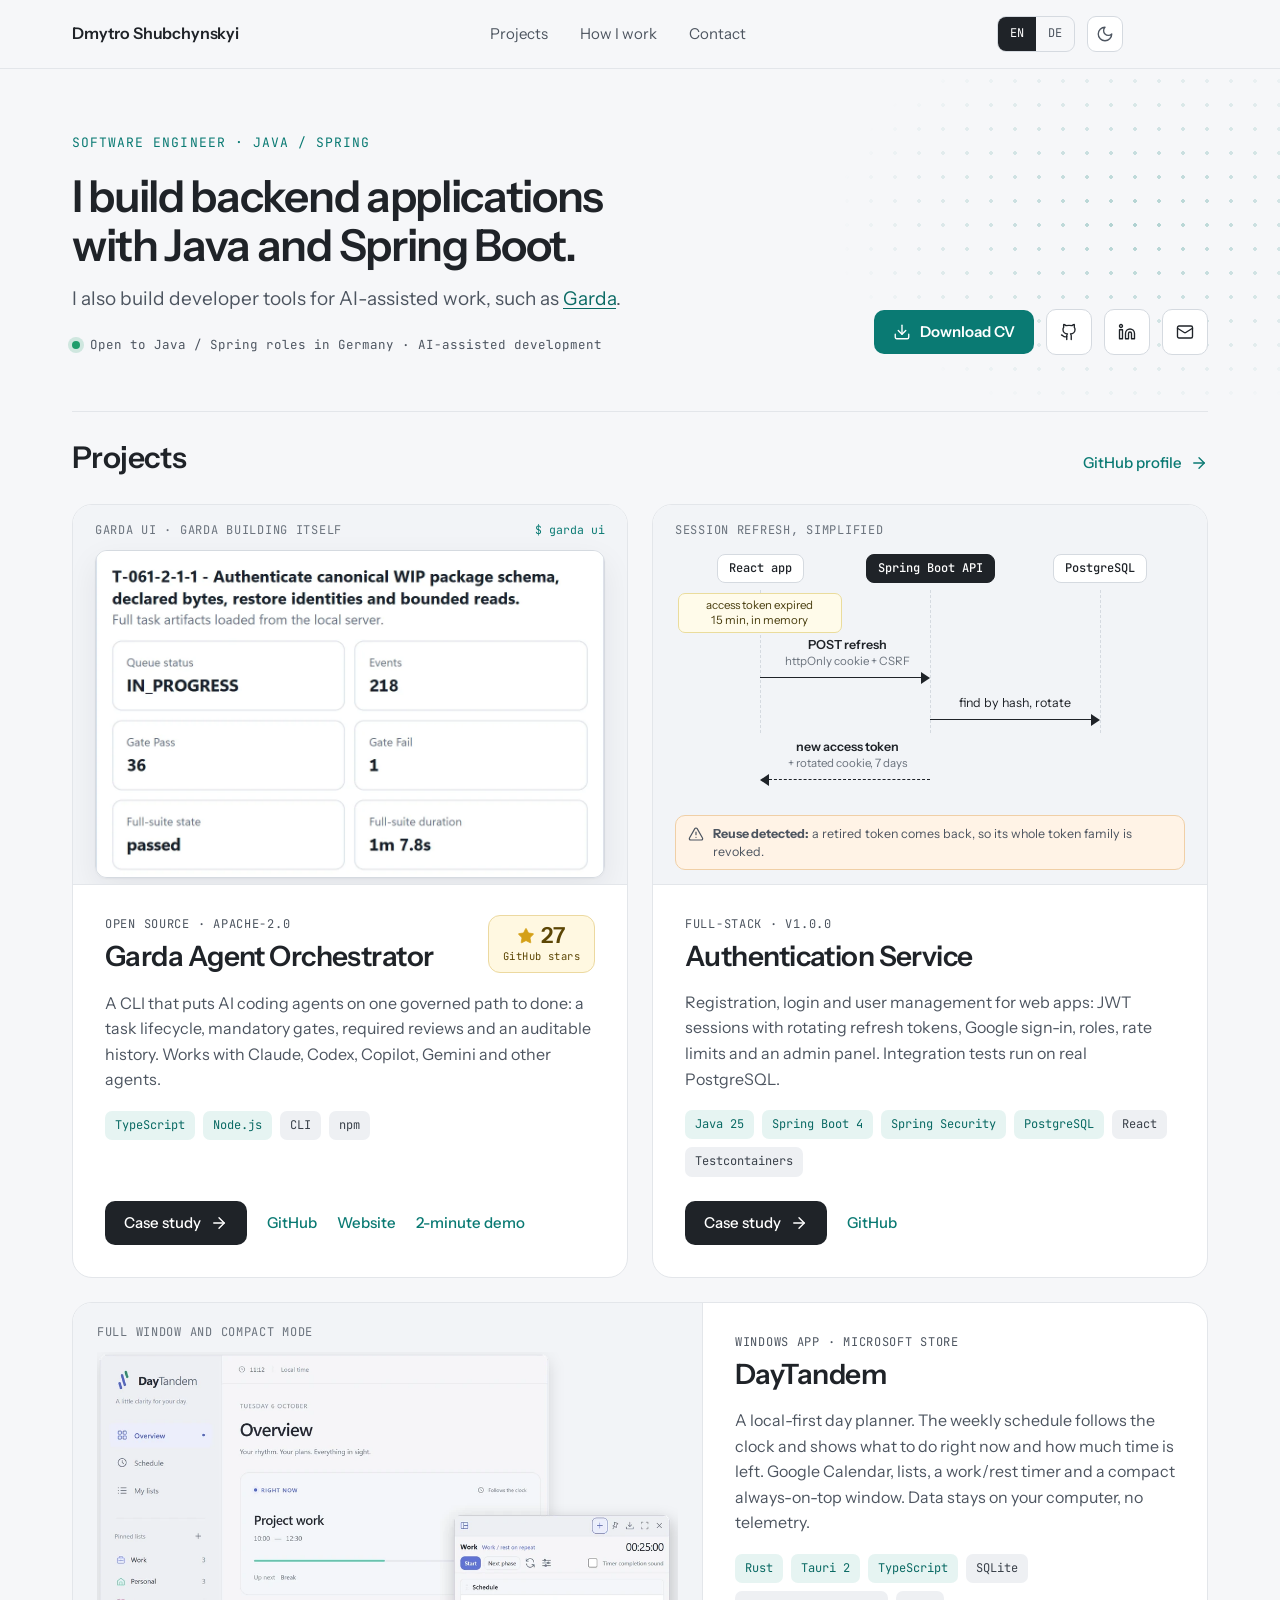
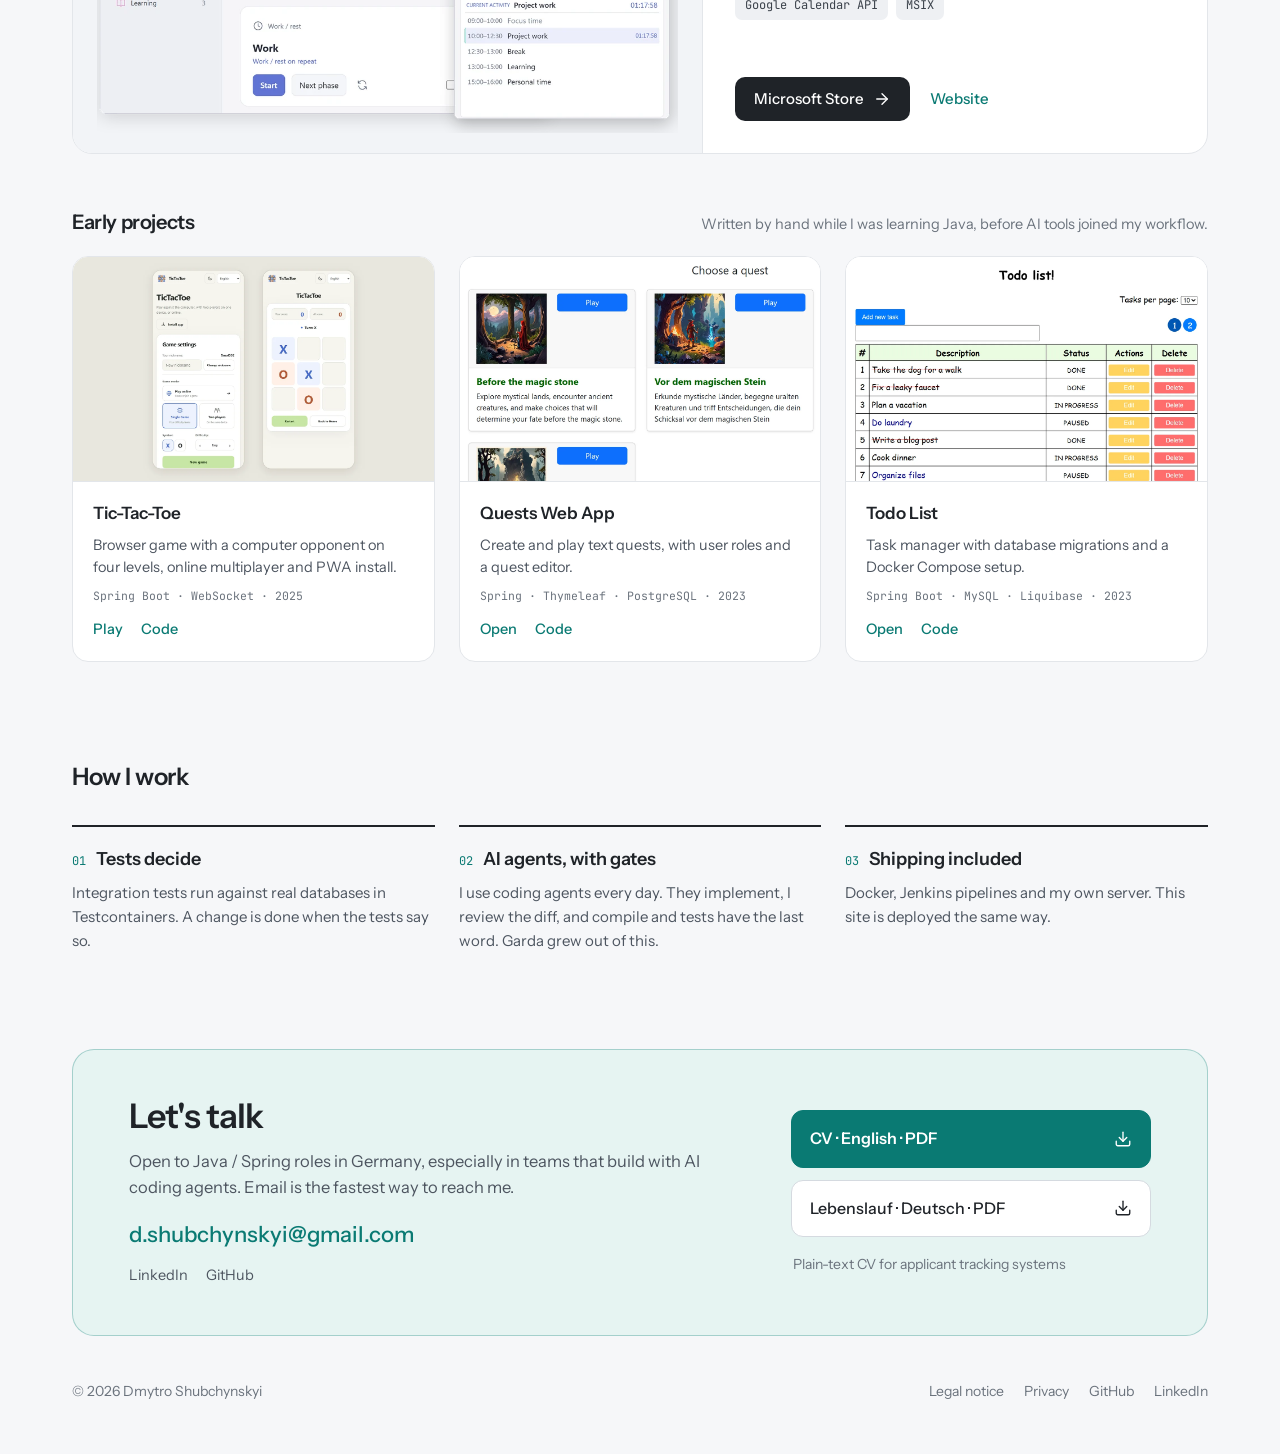
<file: index.html>
<!doctype html>
<html lang="en">
<head>
<meta charset="utf-8">
<meta name="viewport" content="width=device-width, initial-scale=1">
<title>Dmytro Shubchynskyi · Software Engineer, Java / Spring</title>
<meta name="description" content="Portfolio of Dmytro Shubchynskyi: backend applications with Java and Spring Boot, and developer tools for AI-assisted work.">
<meta name="author" content="Dmytro Shubchynskyi">
<link rel="canonical" href="https://shubchynskyi.pp.ua/">
<link rel="alternate" hreflang="en" href="https://shubchynskyi.pp.ua/">
<link rel="alternate" hreflang="de" href="https://shubchynskyi.pp.ua/de/">
<link rel="alternate" hreflang="x-default" href="https://shubchynskyi.pp.ua/">
<meta name="theme-color" content="#f6f7f9" media="(prefers-color-scheme: light)">
<meta name="theme-color" content="#0b0f14" media="(prefers-color-scheme: dark)">
<link rel="icon" href="/img/favicon.svg" type="image/svg+xml">
<link rel="icon" href="/img/favicon.ico" sizes="any">
<link rel="apple-touch-icon" href="/img/apple-touch-icon.png">
<link rel="preload" href="/fonts/instrument-sans-latin.woff2" as="font" type="font/woff2" crossorigin>
<link rel="stylesheet" href="/css/site.css">
<meta property="og:type" content="website">
<meta property="og:site_name" content="Dmytro Shubchynskyi">
<meta property="og:locale" content="en_US">
<meta property="og:locale:alternate" content="de_DE">
<meta property="og:url" content="https://shubchynskyi.pp.ua/">
<meta property="og:title" content="Dmytro Shubchynskyi · Software Engineer, Java / Spring">
<meta property="og:description" content="Portfolio of Dmytro Shubchynskyi: backend applications with Java and Spring Boot, and developer tools for AI-assisted work.">
<meta property="og:image" content="https://shubchynskyi.pp.ua/img/og-en.jpg">
<meta property="og:image:width" content="1200">
<meta property="og:image:height" content="630">
<meta property="og:image:alt" content="Dmytro Shubchynskyi, Software Engineer · Java / Spring">
<meta name="twitter:card" content="summary_large_image">
<meta name="twitter:title" content="Dmytro Shubchynskyi · Software Engineer, Java / Spring">
<meta name="twitter:description" content="Portfolio of Dmytro Shubchynskyi: backend applications with Java and Spring Boot, and developer tools for AI-assisted work.">
<meta name="twitter:image" content="https://shubchynskyi.pp.ua/img/og-en.jpg">
<meta name="twitter:image:alt" content="Dmytro Shubchynskyi, Software Engineer · Java / Spring">
<script>(function(){try{var t=localStorage.getItem('theme');if(t==='light'||t==='dark')document.documentElement.setAttribute('data-theme',t);}catch(e){}})();</script>
<script>(function(){var s=null;try{s=localStorage.getItem('lang');}catch(e){}if(s==='en')return;if(s==='de'){location.replace('/de/');return;}var l=navigator.languages&&navigator.languages.length?navigator.languages:[navigator.language||'en'];for(var i=0;i<l.length;i++){var c=String(l[i]).toLowerCase().slice(0,2);if(c==='en')return;if(c==='de'){location.replace('/de/');return;}}})();</script>
<script type="application/ld+json">{"@context": "https://schema.org", "@type": "Person", "name": "Dmytro Shubchynskyi", "jobTitle": "Software Engineer", "url": "https://shubchynskyi.pp.ua/", "email": "mailto:d.shubchynskyi@gmail.com", "address": {"@type": "PostalAddress", "addressLocality": "Aschaffenburg", "addressCountry": "DE"}, "knowsAbout": ["Java", "Spring Boot", "Spring Security", "PostgreSQL", "Testcontainers", "AI-assisted software development"], "sameAs": ["https://github.com/Shubchynskyi", "https://www.linkedin.com/in/shubchynskyi/"]}</script>
<script src="/js/site.js" defer></script>
</head>
<body>
<a class="skip-link" href="#main">Skip to content</a>
<header class="site-header">
<div class="container">
<a class="brand" href="/">Dmytro Shubchynskyi</a>
<nav class="site-nav" aria-label="Main">
<a href="#projects">Projects</a>
<a href="#how">How I work</a>
<a href="#contact">Contact</a>
</nav>
<div class="header-actions">
<div class="lang-switch" role="group" aria-label="Language">
<a href="/" hreflang="en" lang="en" data-lang-link="en" aria-current="true">EN</a>
<a href="/de/" hreflang="de" lang="de" data-lang-link="de">DE</a>
</div>
<button class="icon-button theme-toggle" type="button" data-theme-toggle aria-label="Switch between light and dark theme"><svg class="icon icon-moon" viewBox="0 0 24 24" aria-hidden="true" focusable="false"><path d="M12 3a6 6 0 0 0 9 9 9 9 0 1 1-9-9Z"/></svg><svg class="icon icon-sun" viewBox="0 0 24 24" aria-hidden="true" focusable="false"><circle cx="12" cy="12" r="4"/><path d="M12 2v2M12 20v2M4.93 4.93l1.41 1.41M17.66 17.66l1.41 1.41M2 12h2M20 12h2M6.34 17.66l-1.41 1.41M19.07 4.93l-1.41 1.41"/></svg></button>
<a class="cv-button" href="/cv/Dmytro-Shubchynskyi-CV-EN.pdf" aria-label="Download CV (PDF)"><svg class="icon" viewBox="0 0 24 24" aria-hidden="true" focusable="false"><path d="M21 15v4a2 2 0 0 1-2 2H5a2 2 0 0 1-2-2v-4"/><path d="m7 10 5 5 5-5"/><path d="M12 15V3"/></svg><span>CV</span></a>
<details class="menu">
<summary class="icon-button" aria-label="Menu"><svg class="icon" viewBox="0 0 24 24" aria-hidden="true" focusable="false"><path d="M4 6h16M4 12h16M4 18h16"/></svg></summary>
<nav class="menu-panel" aria-label="Menu">
<a href="#projects">Projects</a>
<a href="#how">How I work</a>
<a href="#contact">Contact</a>
<a href="/cv/Dmytro-Shubchynskyi-CV-EN.pdf">Download CV (PDF)</a>
</nav>
</details>
</div>
</div>
</header>
<main id="main">
<section class="hero" aria-labelledby="hero-title">
<div class="container">
<div class="hero-text">
<p class="eyebrow">Software Engineer · Java / Spring</p>
<h1 id="hero-title">I build backend applications with Java and Spring&nbsp;Boot.</h1>
<p class="lede">I also build developer tools for AI-assisted work, such as <a href="/projects/garda/">Garda</a>.</p>
<p class="availability">Open to Java / Spring roles in Germany · AI-assisted development</p>
</div>
<div class="hero-actions">
<a class="button button-primary" href="/cv/Dmytro-Shubchynskyi-CV-EN.pdf"><svg class="icon" viewBox="0 0 24 24" aria-hidden="true" focusable="false"><path d="M21 15v4a2 2 0 0 1-2 2H5a2 2 0 0 1-2-2v-4"/><path d="m7 10 5 5 5-5"/><path d="M12 15V3"/></svg><span>Download CV</span></a>
<a class="button button-outline button-square" href="https://github.com/Shubchynskyi" aria-label="GitHub"><svg class="icon" viewBox="0 0 24 24" aria-hidden="true" focusable="false"><path d="M15 22v-4a4.8 4.8 0 0 0-1-3.5c3 0 6-2 6-5.5.08-1.25-.27-2.48-1-3.5.28-1.15.28-2.35 0-3.5 0 0-1 0-3 1.5-2.64-.5-5.36-.5-8 0C6 2 5 2 5 2c-.3 1.15-.3 2.35 0 3.5A5.403 5.403 0 0 0 4 9c0 3.5 3 5.5 6 5.5-.39.49-.68 1.05-.85 1.65-.17.6-.22 1.23-.15 1.85v4"/><path d="M9 18c-4.51 2-5-2-7-2"/></svg></a>
<a class="button button-outline button-square" href="https://www.linkedin.com/in/shubchynskyi/" aria-label="LinkedIn"><svg class="icon" viewBox="0 0 24 24" aria-hidden="true" focusable="false"><path d="M16 8a6 6 0 0 1 6 6v7h-4v-7a2 2 0 0 0-2-2 2 2 0 0 0-2 2v7h-4v-7a6 6 0 0 1 6-6z"/><rect width="4" height="12" x="2" y="9"/><circle cx="4" cy="4" r="2"/></svg></a>
<a class="button button-outline button-square" href="mailto:d.shubchynskyi@gmail.com" aria-label="E-mail"><svg class="icon" viewBox="0 0 24 24" aria-hidden="true" focusable="false"><rect x="2" y="4" width="20" height="16" rx="2"/><path d="m22 7-8.97 5.7a1.94 1.94 0 0 1-2.06 0L2 7"/></svg></a>
</div>
</div>
</section>

<section id="projects" class="container" aria-labelledby="projects-title">
<div class="section-head projects-head">
<h2 id="projects-title">Projects</h2>
<a class="link-arrow" href="https://github.com/Shubchynskyi"><span>GitHub profile</span><svg class="icon" viewBox="0 0 24 24" aria-hidden="true" focusable="false"><path d="M5 12h14"/><path d="m12 5 7 7-7 7"/></svg></a>
</div>
<div class="featured-grid">
<article class="card" aria-labelledby="garda-title">
<figure class="card-visual">
<figcaption><span class="label">garda ui · Garda building itself</span><span class="cmd">$ garda ui</span></figcaption>
<img class="shot only-light" src="/img/projects/garda-ui-card-light.webp" width="1058" height="680" alt="Garda UI task detail from the Garda repository: a task in progress with its event, gate and full-suite counters" loading="eager" decoding="async">
<img class="shot only-dark" src="/img/projects/garda-ui-card-dark.webp" width="1058" height="680" alt="Garda UI task detail from the Garda repository: a task in progress with its event, gate and full-suite counters" loading="eager" decoding="async">
</figure>
<div class="card-body">
<div class="card-title-row">
<div class="card-title"><p class="label">Open source · Apache-2.0</p><h3 id="garda-title">Garda Agent Orchestrator</h3></div>
<a class="stars" href="https://github.com/Garda-Studio/garda-agent-orchestrator/stargazers" data-github-stars="Garda-Studio/garda-agent-orchestrator"><span class="stars-count"><svg viewBox="0 0 24 24" aria-hidden="true" focusable="false"><path d="M11.525 2.295a.53.53 0 0 1 .95 0l2.31 4.679a2.123 2.123 0 0 0 1.595 1.16l5.166.756a.53.53 0 0 1 .294.904l-3.736 3.638a2.123 2.123 0 0 0-.611 1.878l.882 5.14a.53.53 0 0 1-.771.56l-4.618-2.428a2.122 2.122 0 0 0-1.973 0L6.396 21.01a.53.53 0 0 1-.77-.56l.881-5.139a2.122 2.122 0 0 0-.611-1.879L2.16 9.795a.53.53 0 0 1 .294-.906l5.165-.755a2.122 2.122 0 0 0 1.597-1.16z"/></svg><span data-stars-value>27</span></span><span class="stars-label">GitHub stars</span></a>
</div>
<p>A CLI that puts AI coding agents on one governed path to done: a task lifecycle, mandatory gates, required reviews and an auditable history. Works with Claude, Codex, Copilot, Gemini and other agents.</p>
<ul class="chips"><li class="key">TypeScript</li><li class="key">Node.js</li><li>CLI</li><li>npm</li></ul>
<div class="card-actions">
<a class="button button-ink" href="/projects/garda/"><span>Case study</span><svg class="icon" viewBox="0 0 24 24" aria-hidden="true" focusable="false"><path d="M5 12h14"/><path d="m12 5 7 7-7 7"/></svg></a>
<a href="https://github.com/Garda-Studio/garda-agent-orchestrator">GitHub</a>
<a href="https://garda-studio.com/products/cli">Website</a>
<a href="https://www.youtube.com/watch?v=1J74BDu1sEI">2-minute demo</a>
</div>
</div>
</article>
<article class="card" aria-labelledby="auth-title">
<figure class="card-visual">
<figcaption><span class="label">Session refresh, simplified</span></figcaption>
<div class="seq">
<div class="seq-lifeline l1"></div><div class="seq-lifeline l2"></div><div class="seq-lifeline l3"></div>
<div class="seq-lanes"><span>React app</span><span class="server">Spring Boot API</span><span>PostgreSQL</span></div>
<div class="seq-row note"><div class="seq-note">access token expired<br>15 min, in memory</div></div>
<div class="seq-row tall"><div class="seq-label l12"><b>POST refresh</b><small>httpOnly cookie + CSRF</small></div><div class="seq-arrow a12"></div></div>
<div class="seq-row short"><div class="seq-label l23">find by hash, rotate</div><div class="seq-arrow a23"></div></div>
<div class="seq-row tall"><div class="seq-label l12"><b>new access token</b><small>+ rotated cookie, 7 days</small></div><div class="seq-arrow a21"></div></div>
</div>
<ol class="seq-steps"><li><span class="lane">React → API</span><span>POST refresh with the httpOnly cookie and a CSRF token</span></li><li><span class="lane">API → PostgreSQL</span><span>Find the token by its SHA-256 hash and rotate it</span></li><li><span class="lane">API → React</span><span>New access token and a rotated cookie for 7 days</span></li></ol>
<p class="seq-alert"><svg class="icon" viewBox="0 0 24 24" aria-hidden="true" focusable="false"><path d="m21.73 18-8-14a2 2 0 0 0-3.48 0l-8 14A2 2 0 0 0 4 21h16a2 2 0 0 0 1.73-3"/><path d="M12 9v4"/><path d="M12 17h.01"/></svg><span><b>Reuse detected:</b> a retired token comes back, so its whole token family is revoked.</span></p>
</figure>
<div class="card-body">
<div class="card-title"><p class="label">Full-stack · v1.0.0</p><h3 id="auth-title">Authentication Service</h3></div>
<p>Registration, login and user management for web apps: JWT sessions with rotating refresh tokens, Google sign-in, roles, rate limits and an admin panel. Integration tests run on real PostgreSQL.</p>
<ul class="chips"><li class="key">Java 25</li><li class="key">Spring Boot 4</li><li class="key">Spring Security</li><li class="key">PostgreSQL</li><li>React</li><li>Testcontainers</li></ul>
<div class="card-actions">
<a class="button button-ink" href="/projects/auth-service/"><span>Case study</span><svg class="icon" viewBox="0 0 24 24" aria-hidden="true" focusable="false"><path d="M5 12h14"/><path d="m12 5 7 7-7 7"/></svg></a>
<a href="https://github.com/Shubchynskyi/Authentication-service">GitHub</a>
</div>
</div>
</article>
<article class="card card-wide" aria-labelledby="daytandem-title">
<figure class="card-visual">
<figcaption><span class="label">Full window and compact mode</span></figcaption>
<img class="composite only-light" src="/img/projects/daytandem-card-light.webp" width="1030" height="675" alt="DayTandem overview with the current schedule block, a work/rest timer and Google Calendar events, and the compact window on top" loading="lazy" decoding="async">
<img class="composite only-dark" src="/img/projects/daytandem-card-dark.webp" width="1030" height="675" alt="DayTandem overview with the current schedule block, a work/rest timer and Google Calendar events, and the compact window on top" loading="lazy" decoding="async">
</figure>
<div class="card-body">
<div class="card-title"><p class="label">Windows app · Microsoft Store</p><h3 id="daytandem-title">DayTandem</h3></div>
<p>A local-first day planner. The weekly schedule follows the clock and shows what to do right now and how much time is left. Google Calendar, lists, a work/rest timer and a compact always-on-top window. Data stays on your computer, no telemetry.</p>
<ul class="chips"><li class="key">Rust</li><li class="key">Tauri 2</li><li class="key">TypeScript</li><li>SQLite</li><li>Google Calendar API</li><li>MSIX</li></ul>
<div class="card-actions">
<a class="button button-ink" href="https://apps.microsoft.com/detail/9n7pvtjs2mhk"><span>Microsoft Store</span><svg class="icon" viewBox="0 0 24 24" aria-hidden="true" focusable="false"><path d="M5 12h14"/><path d="m12 5 7 7-7 7"/></svg></a>
<a href="https://garda-studio.com/products/daytandem">Website</a>
</div>
</div>
</article>
</div>

<div class="section-head" style="margin: 56px 0 20px">
<h2 style="font-size: 20px">Early projects</h2>
<p style="font-size: 14.5px; color: var(--muted)">Written by hand while I was learning Java, before AI tools joined my workflow.</p>
</div>
<div class="early-grid">
<article class="mini">
<img src="/img/projects/thumb-ttt.webp" width="1280" height="800" alt="Two Tic-Tac-Toe phone screens: game settings with nickname, game mode, symbol and difficulty, and a game against the computer" loading="lazy" decoding="async">
<div class="mini-body">
<h3>Tic-Tac-Toe</h3>
<p>Browser game with a computer opponent on four levels, online multiplayer and PWA install.</p>
<p class="meta">Spring Boot · WebSocket · 2025</p>
<div class="mini-links"><a href="https://tic-tac-toe.shubchynskyi.pp.ua/">Play</a><a href="https://github.com/Shubchynskyi/TicTacToe">Code</a></div>
</div>
</article>
<article class="mini">
<img src="/img/projects/thumb-quests.webp" width="1280" height="800" alt="Quests Web App quest list with illustrated quest cards in several languages" loading="lazy" decoding="async">
<div class="mini-body">
<h3>Quests Web App</h3>
<p>Create and play text quests, with user roles and a quest editor.</p>
<p class="meta">Spring · Thymeleaf · PostgreSQL · 2023</p>
<div class="mini-links"><a href="https://quests-app.shubchynskyi.pp.ua/">Open</a><a href="https://github.com/Shubchynskyi/Quest_project">Code</a></div>
</div>
</article>
<article class="mini">
<img src="/img/projects/thumb-todo.webp" width="1280" height="800" alt="Todo List table with tasks, statuses and edit and delete buttons" loading="lazy" decoding="async">
<div class="mini-body">
<h3>Todo List</h3>
<p>Task manager with database migrations and a Docker Compose setup.</p>
<p class="meta">Spring Boot · MySQL · Liquibase · 2023</p>
<div class="mini-links"><a href="https://todo-list.shubchynskyi.pp.ua/">Open</a><a href="https://github.com/Shubchynskyi/TodoList">Code</a></div>
</div>
</article>
</div>
</section>

<section id="how" class="container section" aria-labelledby="how-title">
<h2 id="how-title" style="font-size: 24px; font-weight: 600; letter-spacing: -0.02em; margin-bottom: 28px">How I work</h2>
<div class="principles">
<div class="principle"><h3><span>01</span>Tests decide</h3><p>Integration tests run against real databases in Testcontainers. A change is done when the tests say so.</p></div>
<div class="principle"><h3><span>02</span>AI agents, with gates</h3><p>I use coding agents every day. They implement, I review the diff, and compile and tests have the last word. Garda grew out of this.</p></div>
<div class="principle"><h3><span>03</span>Shipping included</h3><p>Docker, Jenkins pipelines and my own server. This site is deployed the same way.</p></div>
</div>
</section>

<section id="contact" class="container section" aria-labelledby="contact-title">
<div class="contact">
<div class="contact-text">
<h2 id="contact-title">Let's talk</h2>
<p>Open to Java / Spring roles in Germany, especially in teams that build with AI coding agents. Email is the fastest way to reach me.</p>
<a class="contact-mail" href="mailto:d.shubchynskyi@gmail.com">d.shubchynskyi@gmail.com</a>
<div class="contact-socials"><a href="https://www.linkedin.com/in/shubchynskyi/">LinkedIn</a><a href="https://github.com/Shubchynskyi">GitHub</a></div>
</div>
<div class="contact-cv">
<a class="cv-link primary" href="/cv/Dmytro-Shubchynskyi-CV-EN.pdf" hreflang="en"><span>CV · English · PDF</span><svg class="icon" viewBox="0 0 24 24" aria-hidden="true" focusable="false"><path d="M21 15v4a2 2 0 0 1-2 2H5a2 2 0 0 1-2-2v-4"/><path d="m7 10 5 5 5-5"/><path d="M12 15V3"/></svg></a>
<a class="cv-link" href="/cv/Dmytro-Shubchynskyi-Lebenslauf-DE.pdf" hreflang="de"><span>Lebenslauf · Deutsch · PDF</span><svg class="icon" viewBox="0 0 24 24" aria-hidden="true" focusable="false"><path d="M21 15v4a2 2 0 0 1-2 2H5a2 2 0 0 1-2-2v-4"/><path d="m7 10 5 5 5-5"/><path d="M12 15V3"/></svg></a>
<a class="cv-text-link" href="/cv/Dmytro-Shubchynskyi-CV-EN-text.pdf">Plain-text CV for applicant tracking systems</a>
</div>
</div>
</section>
</main>
<footer class="site-footer">
<div class="container">
<span>© 2026 Dmytro Shubchynskyi</span>
<nav class="footer-links" aria-label="Legal"><a href="/legal-notice/">Legal notice</a><a href="/privacy/">Privacy</a><a href="https://github.com/Shubchynskyi">GitHub</a><a href="https://www.linkedin.com/in/shubchynskyi/">LinkedIn</a></nav>
</div>
</footer>
</body>
</html>
</file>
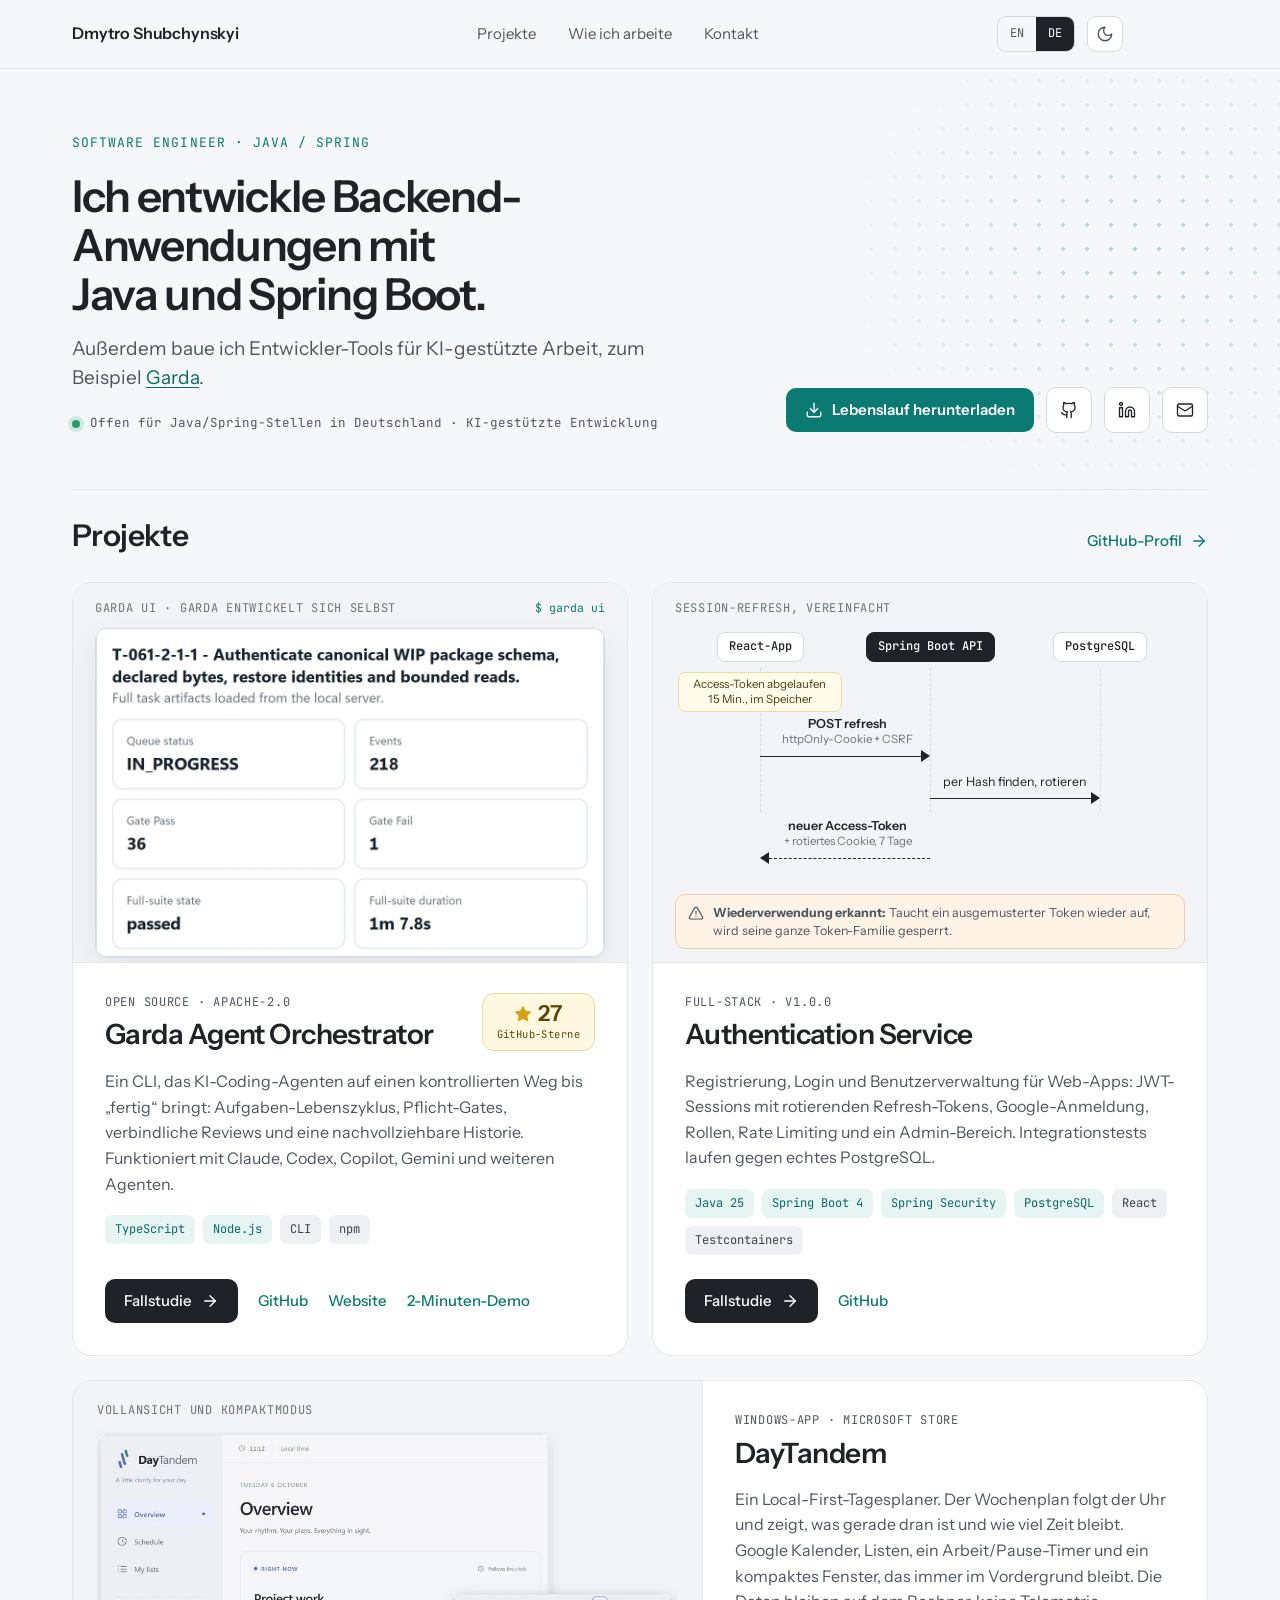
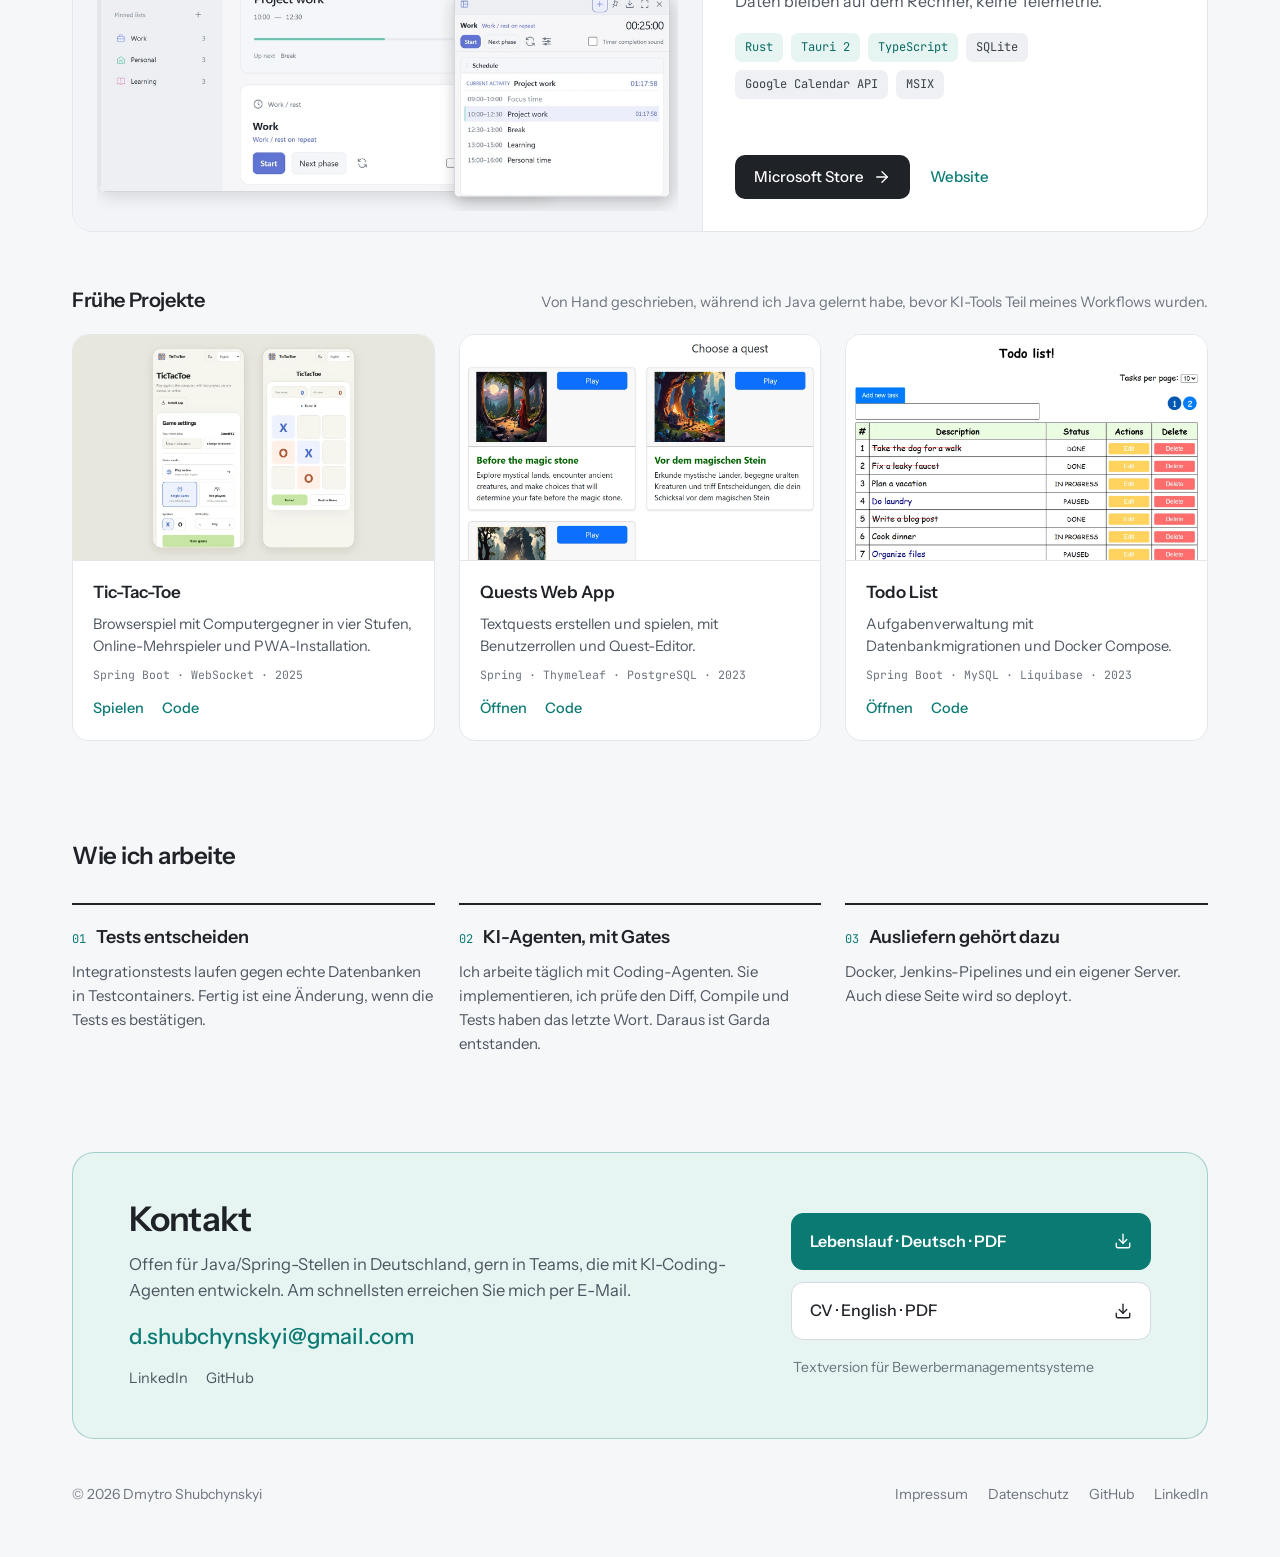
<file: de/index.html>
<!doctype html>
<html lang="de">
<head>
<meta charset="utf-8">
<meta name="viewport" content="width=device-width, initial-scale=1">
<title>Dmytro Shubchynskyi · Software Engineer, Java / Spring</title>
<meta name="description" content="Portfolio von Dmytro Shubchynskyi: Backend-Anwendungen mit Java und Spring Boot sowie Entwickler-Tools für KI-gestützte Arbeit.">
<meta name="author" content="Dmytro Shubchynskyi">
<link rel="canonical" href="https://shubchynskyi.pp.ua/de/">
<link rel="alternate" hreflang="en" href="https://shubchynskyi.pp.ua/">
<link rel="alternate" hreflang="de" href="https://shubchynskyi.pp.ua/de/">
<link rel="alternate" hreflang="x-default" href="https://shubchynskyi.pp.ua/">
<meta name="theme-color" content="#f6f7f9" media="(prefers-color-scheme: light)">
<meta name="theme-color" content="#0b0f14" media="(prefers-color-scheme: dark)">
<link rel="icon" href="/img/favicon.svg" type="image/svg+xml">
<link rel="icon" href="/img/favicon.ico" sizes="any">
<link rel="apple-touch-icon" href="/img/apple-touch-icon.png">
<link rel="preload" href="/fonts/instrument-sans-latin.woff2" as="font" type="font/woff2" crossorigin>
<link rel="stylesheet" href="/css/site.css">
<meta property="og:type" content="website">
<meta property="og:site_name" content="Dmytro Shubchynskyi">
<meta property="og:locale" content="de_DE">
<meta property="og:locale:alternate" content="en_US">
<meta property="og:url" content="https://shubchynskyi.pp.ua/de/">
<meta property="og:title" content="Dmytro Shubchynskyi · Software Engineer, Java / Spring">
<meta property="og:description" content="Portfolio von Dmytro Shubchynskyi: Backend-Anwendungen mit Java und Spring Boot sowie Entwickler-Tools für KI-gestützte Arbeit.">
<meta property="og:image" content="https://shubchynskyi.pp.ua/img/og-de.jpg">
<meta property="og:image:width" content="1200">
<meta property="og:image:height" content="630">
<meta property="og:image:alt" content="Dmytro Shubchynskyi, Software Engineer · Java / Spring">
<meta name="twitter:card" content="summary_large_image">
<meta name="twitter:title" content="Dmytro Shubchynskyi · Software Engineer, Java / Spring">
<meta name="twitter:description" content="Portfolio von Dmytro Shubchynskyi: Backend-Anwendungen mit Java und Spring Boot sowie Entwickler-Tools für KI-gestützte Arbeit.">
<meta name="twitter:image" content="https://shubchynskyi.pp.ua/img/og-de.jpg">
<meta name="twitter:image:alt" content="Dmytro Shubchynskyi, Software Engineer · Java / Spring">
<script>(function(){try{var t=localStorage.getItem('theme');if(t==='light'||t==='dark')document.documentElement.setAttribute('data-theme',t);}catch(e){}})();</script>
<script type="application/ld+json">{"@context": "https://schema.org", "@type": "Person", "name": "Dmytro Shubchynskyi", "jobTitle": "Software Engineer", "url": "https://shubchynskyi.pp.ua/de/", "email": "mailto:d.shubchynskyi@gmail.com", "address": {"@type": "PostalAddress", "addressLocality": "Aschaffenburg", "addressCountry": "DE"}, "knowsAbout": ["Java", "Spring Boot", "Spring Security", "PostgreSQL", "Testcontainers", "AI-assisted software development"], "sameAs": ["https://github.com/Shubchynskyi", "https://www.linkedin.com/in/shubchynskyi/"]}</script>
<script src="/js/site.js" defer></script>
</head>
<body>
<a class="skip-link" href="#main">Zum Inhalt springen</a>
<header class="site-header">
<div class="container">
<a class="brand" href="/de/">Dmytro Shubchynskyi</a>
<nav class="site-nav" aria-label="Hauptnavigation">
<a href="#projects">Projekte</a>
<a href="#how">Wie ich arbeite</a>
<a href="#contact">Kontakt</a>
</nav>
<div class="header-actions">
<div class="lang-switch" role="group" aria-label="Sprache">
<a href="/" hreflang="en" lang="en" data-lang-link="en">EN</a>
<a href="/de/" hreflang="de" lang="de" data-lang-link="de" aria-current="true">DE</a>
</div>
<button class="icon-button theme-toggle" type="button" data-theme-toggle aria-label="Zwischen hellem und dunklem Design wechseln"><svg class="icon icon-moon" viewBox="0 0 24 24" aria-hidden="true" focusable="false"><path d="M12 3a6 6 0 0 0 9 9 9 9 0 1 1-9-9Z"/></svg><svg class="icon icon-sun" viewBox="0 0 24 24" aria-hidden="true" focusable="false"><circle cx="12" cy="12" r="4"/><path d="M12 2v2M12 20v2M4.93 4.93l1.41 1.41M17.66 17.66l1.41 1.41M2 12h2M20 12h2M6.34 17.66l-1.41 1.41M19.07 4.93l-1.41 1.41"/></svg></button>
<a class="cv-button" href="/cv/Dmytro-Shubchynskyi-Lebenslauf-DE.pdf" aria-label="Lebenslauf herunterladen (PDF)"><svg class="icon" viewBox="0 0 24 24" aria-hidden="true" focusable="false"><path d="M21 15v4a2 2 0 0 1-2 2H5a2 2 0 0 1-2-2v-4"/><path d="m7 10 5 5 5-5"/><path d="M12 15V3"/></svg><span>CV</span></a>
<details class="menu">
<summary class="icon-button" aria-label="Menü"><svg class="icon" viewBox="0 0 24 24" aria-hidden="true" focusable="false"><path d="M4 6h16M4 12h16M4 18h16"/></svg></summary>
<nav class="menu-panel" aria-label="Menü">
<a href="#projects">Projekte</a>
<a href="#how">Wie ich arbeite</a>
<a href="#contact">Kontakt</a>
<a href="/cv/Dmytro-Shubchynskyi-Lebenslauf-DE.pdf">Lebenslauf herunterladen (PDF)</a>
</nav>
</details>
</div>
</div>
</header>
<main id="main">
<section class="hero" aria-labelledby="hero-title">
<div class="container">
<div class="hero-text">
<p class="eyebrow">Software Engineer · Java / Spring</p>
<h1 id="hero-title">Ich entwickle Backend-Anwendungen mit Java und Spring&nbsp;Boot.</h1>
<p class="lede">Außerdem baue ich Entwickler-Tools für KI-gestützte Arbeit, zum Beispiel <a href="/de/projects/garda/">Garda</a>.</p>
<p class="availability">Offen für Java/Spring-Stellen in Deutschland · KI-gestützte Entwicklung</p>
</div>
<div class="hero-actions">
<a class="button button-primary" href="/cv/Dmytro-Shubchynskyi-Lebenslauf-DE.pdf"><svg class="icon" viewBox="0 0 24 24" aria-hidden="true" focusable="false"><path d="M21 15v4a2 2 0 0 1-2 2H5a2 2 0 0 1-2-2v-4"/><path d="m7 10 5 5 5-5"/><path d="M12 15V3"/></svg><span>Lebenslauf herunterladen</span></a>
<a class="button button-outline button-square" href="https://github.com/Shubchynskyi" aria-label="GitHub"><svg class="icon" viewBox="0 0 24 24" aria-hidden="true" focusable="false"><path d="M15 22v-4a4.8 4.8 0 0 0-1-3.5c3 0 6-2 6-5.5.08-1.25-.27-2.48-1-3.5.28-1.15.28-2.35 0-3.5 0 0-1 0-3 1.5-2.64-.5-5.36-.5-8 0C6 2 5 2 5 2c-.3 1.15-.3 2.35 0 3.5A5.403 5.403 0 0 0 4 9c0 3.5 3 5.5 6 5.5-.39.49-.68 1.05-.85 1.65-.17.6-.22 1.23-.15 1.85v4"/><path d="M9 18c-4.51 2-5-2-7-2"/></svg></a>
<a class="button button-outline button-square" href="https://www.linkedin.com/in/shubchynskyi/" aria-label="LinkedIn"><svg class="icon" viewBox="0 0 24 24" aria-hidden="true" focusable="false"><path d="M16 8a6 6 0 0 1 6 6v7h-4v-7a2 2 0 0 0-2-2 2 2 0 0 0-2 2v7h-4v-7a6 6 0 0 1 6-6z"/><rect width="4" height="12" x="2" y="9"/><circle cx="4" cy="4" r="2"/></svg></a>
<a class="button button-outline button-square" href="mailto:d.shubchynskyi@gmail.com" aria-label="E-mail"><svg class="icon" viewBox="0 0 24 24" aria-hidden="true" focusable="false"><rect x="2" y="4" width="20" height="16" rx="2"/><path d="m22 7-8.97 5.7a1.94 1.94 0 0 1-2.06 0L2 7"/></svg></a>
</div>
</div>
</section>

<section id="projects" class="container" aria-labelledby="projects-title">
<div class="section-head projects-head">
<h2 id="projects-title">Projekte</h2>
<a class="link-arrow" href="https://github.com/Shubchynskyi"><span>GitHub-Profil</span><svg class="icon" viewBox="0 0 24 24" aria-hidden="true" focusable="false"><path d="M5 12h14"/><path d="m12 5 7 7-7 7"/></svg></a>
</div>
<div class="featured-grid">
<article class="card" aria-labelledby="garda-title">
<figure class="card-visual">
<figcaption><span class="label">garda ui · Garda entwickelt sich selbst</span><span class="cmd">$ garda ui</span></figcaption>
<img class="shot only-light" src="/img/projects/garda-ui-card-light.webp" width="1058" height="680" alt="Garda UI mit einer Aufgabe aus dem Garda-Repository: Aufgabe in Arbeit mit Zählern für Ereignisse, Gates und Testsuite" loading="eager" decoding="async">
<img class="shot only-dark" src="/img/projects/garda-ui-card-dark.webp" width="1058" height="680" alt="Garda UI mit einer Aufgabe aus dem Garda-Repository: Aufgabe in Arbeit mit Zählern für Ereignisse, Gates und Testsuite" loading="eager" decoding="async">
</figure>
<div class="card-body">
<div class="card-title-row">
<div class="card-title"><p class="label">Open Source · Apache-2.0</p><h3 id="garda-title">Garda Agent Orchestrator</h3></div>
<a class="stars" href="https://github.com/Garda-Studio/garda-agent-orchestrator/stargazers" data-github-stars="Garda-Studio/garda-agent-orchestrator"><span class="stars-count"><svg viewBox="0 0 24 24" aria-hidden="true" focusable="false"><path d="M11.525 2.295a.53.53 0 0 1 .95 0l2.31 4.679a2.123 2.123 0 0 0 1.595 1.16l5.166.756a.53.53 0 0 1 .294.904l-3.736 3.638a2.123 2.123 0 0 0-.611 1.878l.882 5.14a.53.53 0 0 1-.771.56l-4.618-2.428a2.122 2.122 0 0 0-1.973 0L6.396 21.01a.53.53 0 0 1-.77-.56l.881-5.139a2.122 2.122 0 0 0-.611-1.879L2.16 9.795a.53.53 0 0 1 .294-.906l5.165-.755a2.122 2.122 0 0 0 1.597-1.16z"/></svg><span data-stars-value>27</span></span><span class="stars-label">GitHub-Sterne</span></a>
</div>
<p>Ein CLI, das KI-Coding-Agenten auf einen kontrollierten Weg bis „fertig“ bringt: Aufgaben-Lebenszyklus, Pflicht-Gates, verbindliche Reviews und eine nachvollziehbare Historie. Funktioniert mit Claude, Codex, Copilot, Gemini und weiteren Agenten.</p>
<ul class="chips"><li class="key">TypeScript</li><li class="key">Node.js</li><li>CLI</li><li>npm</li></ul>
<div class="card-actions">
<a class="button button-ink" href="/de/projects/garda/"><span>Fallstudie</span><svg class="icon" viewBox="0 0 24 24" aria-hidden="true" focusable="false"><path d="M5 12h14"/><path d="m12 5 7 7-7 7"/></svg></a>
<a href="https://github.com/Garda-Studio/garda-agent-orchestrator">GitHub</a>
<a href="https://garda-studio.com/products/cli">Website</a>
<a href="https://www.youtube.com/watch?v=1J74BDu1sEI">2-Minuten-Demo</a>
</div>
</div>
</article>
<article class="card" aria-labelledby="auth-title">
<figure class="card-visual">
<figcaption><span class="label">Session-Refresh, vereinfacht</span></figcaption>
<div class="seq">
<div class="seq-lifeline l1"></div><div class="seq-lifeline l2"></div><div class="seq-lifeline l3"></div>
<div class="seq-lanes"><span>React-App</span><span class="server">Spring Boot API</span><span>PostgreSQL</span></div>
<div class="seq-row note"><div class="seq-note">Access-Token abgelaufen<br>15 Min., im Speicher</div></div>
<div class="seq-row tall"><div class="seq-label l12"><b>POST refresh</b><small>httpOnly-Cookie + CSRF</small></div><div class="seq-arrow a12"></div></div>
<div class="seq-row short"><div class="seq-label l23">per Hash finden, rotieren</div><div class="seq-arrow a23"></div></div>
<div class="seq-row tall"><div class="seq-label l12"><b>neuer Access-Token</b><small>+ rotiertes Cookie, 7 Tage</small></div><div class="seq-arrow a21"></div></div>
</div>
<ol class="seq-steps"><li><span class="lane">React → API</span><span>POST refresh mit httpOnly-Cookie und CSRF-Token</span></li><li><span class="lane">API → PostgreSQL</span><span>Token per SHA-256-Hash finden und rotieren</span></li><li><span class="lane">API → React</span><span>Neuer Access-Token und rotiertes Cookie für 7 Tage</span></li></ol>
<p class="seq-alert"><svg class="icon" viewBox="0 0 24 24" aria-hidden="true" focusable="false"><path d="m21.73 18-8-14a2 2 0 0 0-3.48 0l-8 14A2 2 0 0 0 4 21h16a2 2 0 0 0 1.73-3"/><path d="M12 9v4"/><path d="M12 17h.01"/></svg><span><b>Wiederverwendung erkannt:</b> Taucht ein ausgemusterter Token wieder auf, wird seine ganze Token-Familie gesperrt.</span></p>
</figure>
<div class="card-body">
<div class="card-title"><p class="label">Full-Stack · v1.0.0</p><h3 id="auth-title">Authentication Service</h3></div>
<p>Registrierung, Login und Benutzerverwaltung für Web-Apps: JWT-Sessions mit rotierenden Refresh-Tokens, Google-Anmeldung, Rollen, Rate Limiting und ein Admin-Bereich. Integrationstests laufen gegen echtes PostgreSQL.</p>
<ul class="chips"><li class="key">Java 25</li><li class="key">Spring Boot 4</li><li class="key">Spring Security</li><li class="key">PostgreSQL</li><li>React</li><li>Testcontainers</li></ul>
<div class="card-actions">
<a class="button button-ink" href="/de/projects/auth-service/"><span>Fallstudie</span><svg class="icon" viewBox="0 0 24 24" aria-hidden="true" focusable="false"><path d="M5 12h14"/><path d="m12 5 7 7-7 7"/></svg></a>
<a href="https://github.com/Shubchynskyi/Authentication-service">GitHub</a>
</div>
</div>
</article>
<article class="card card-wide" aria-labelledby="daytandem-title">
<figure class="card-visual">
<figcaption><span class="label">Vollansicht und Kompaktmodus</span></figcaption>
<img class="composite only-light" src="/img/projects/daytandem-card-light.webp" width="1030" height="675" alt="DayTandem-Übersicht mit dem aktuellen Zeitblock, einem Arbeit/Pause-Timer und Google-Kalender-Terminen, darüber das kompakte Fenster" loading="lazy" decoding="async">
<img class="composite only-dark" src="/img/projects/daytandem-card-dark.webp" width="1030" height="675" alt="DayTandem-Übersicht mit dem aktuellen Zeitblock, einem Arbeit/Pause-Timer und Google-Kalender-Terminen, darüber das kompakte Fenster" loading="lazy" decoding="async">
</figure>
<div class="card-body">
<div class="card-title"><p class="label">Windows-App · Microsoft Store</p><h3 id="daytandem-title">DayTandem</h3></div>
<p>Ein Local-First-Tagesplaner. Der Wochenplan folgt der Uhr und zeigt, was gerade dran ist und wie viel Zeit bleibt. Google Kalender, Listen, ein Arbeit/Pause-Timer und ein kompaktes Fenster, das immer im Vordergrund bleibt. Die Daten bleiben auf dem Rechner, keine Telemetrie.</p>
<ul class="chips"><li class="key">Rust</li><li class="key">Tauri 2</li><li class="key">TypeScript</li><li>SQLite</li><li>Google Calendar API</li><li>MSIX</li></ul>
<div class="card-actions">
<a class="button button-ink" href="https://apps.microsoft.com/detail/9n7pvtjs2mhk"><span>Microsoft Store</span><svg class="icon" viewBox="0 0 24 24" aria-hidden="true" focusable="false"><path d="M5 12h14"/><path d="m12 5 7 7-7 7"/></svg></a>
<a href="https://garda-studio.com/products/daytandem">Website</a>
</div>
</div>
</article>
</div>

<div class="section-head" style="margin: 56px 0 20px">
<h2 style="font-size: 20px">Frühe Projekte</h2>
<p style="font-size: 14.5px; color: var(--muted)">Von Hand geschrieben, während ich Java gelernt habe, bevor KI-Tools Teil meines Workflows wurden.</p>
</div>
<div class="early-grid">
<article class="mini">
<img src="/img/projects/thumb-ttt.webp" width="1280" height="800" alt="Zwei Handy-Ansichten von Tic-Tac-Toe: Spieleinstellungen mit Spitzname, Spielmodus, Symbol und Schwierigkeit sowie eine Partie gegen den Computer" loading="lazy" decoding="async">
<div class="mini-body">
<h3>Tic-Tac-Toe</h3>
<p>Browserspiel mit Computergegner in vier Stufen, Online-Mehrspieler und PWA-Installation.</p>
<p class="meta">Spring Boot · WebSocket · 2025</p>
<div class="mini-links"><a href="https://tic-tac-toe.shubchynskyi.pp.ua/">Spielen</a><a href="https://github.com/Shubchynskyi/TicTacToe">Code</a></div>
</div>
</article>
<article class="mini">
<img src="/img/projects/thumb-quests.webp" width="1280" height="800" alt="Questliste der Quests Web App mit illustrierten Quest-Karten in mehreren Sprachen" loading="lazy" decoding="async">
<div class="mini-body">
<h3>Quests Web App</h3>
<p>Textquests erstellen und spielen, mit Benutzerrollen und Quest-Editor.</p>
<p class="meta">Spring · Thymeleaf · PostgreSQL · 2023</p>
<div class="mini-links"><a href="https://quests-app.shubchynskyi.pp.ua/">Öffnen</a><a href="https://github.com/Shubchynskyi/Quest_project">Code</a></div>
</div>
</article>
<article class="mini">
<img src="/img/projects/thumb-todo.webp" width="1280" height="800" alt="Tabelle der Todo List mit Aufgaben, Status sowie Bearbeiten- und Löschen-Schaltflächen" loading="lazy" decoding="async">
<div class="mini-body">
<h3>Todo List</h3>
<p>Aufgabenverwaltung mit Datenbankmigrationen und Docker Compose.</p>
<p class="meta">Spring Boot · MySQL · Liquibase · 2023</p>
<div class="mini-links"><a href="https://todo-list.shubchynskyi.pp.ua/">Öffnen</a><a href="https://github.com/Shubchynskyi/TodoList">Code</a></div>
</div>
</article>
</div>
</section>

<section id="how" class="container section" aria-labelledby="how-title">
<h2 id="how-title" style="font-size: 24px; font-weight: 600; letter-spacing: -0.02em; margin-bottom: 28px">Wie ich arbeite</h2>
<div class="principles">
<div class="principle"><h3><span>01</span>Tests entscheiden</h3><p>Integrationstests laufen gegen echte Datenbanken in Testcontainers. Fertig ist eine Änderung, wenn die Tests es bestätigen.</p></div>
<div class="principle"><h3><span>02</span>KI-Agenten, mit Gates</h3><p>Ich arbeite täglich mit Coding-Agenten. Sie implementieren, ich prüfe den Diff, Compile und Tests haben das letzte Wort. Daraus ist Garda entstanden.</p></div>
<div class="principle"><h3><span>03</span>Ausliefern gehört dazu</h3><p>Docker, Jenkins-Pipelines und ein eigener Server. Auch diese Seite wird so deployt.</p></div>
</div>
</section>

<section id="contact" class="container section" aria-labelledby="contact-title">
<div class="contact">
<div class="contact-text">
<h2 id="contact-title">Kontakt</h2>
<p>Offen für Java/Spring-Stellen in Deutschland, gern in Teams, die mit KI-Coding-Agenten entwickeln. Am schnellsten erreichen Sie mich per E-Mail.</p>
<a class="contact-mail" href="mailto:d.shubchynskyi@gmail.com">d.shubchynskyi@gmail.com</a>
<div class="contact-socials"><a href="https://www.linkedin.com/in/shubchynskyi/">LinkedIn</a><a href="https://github.com/Shubchynskyi">GitHub</a></div>
</div>
<div class="contact-cv">
<a class="cv-link primary" href="/cv/Dmytro-Shubchynskyi-Lebenslauf-DE.pdf" hreflang="de"><span>Lebenslauf · Deutsch · PDF</span><svg class="icon" viewBox="0 0 24 24" aria-hidden="true" focusable="false"><path d="M21 15v4a2 2 0 0 1-2 2H5a2 2 0 0 1-2-2v-4"/><path d="m7 10 5 5 5-5"/><path d="M12 15V3"/></svg></a>
<a class="cv-link" href="/cv/Dmytro-Shubchynskyi-CV-EN.pdf" hreflang="en"><span>CV · English · PDF</span><svg class="icon" viewBox="0 0 24 24" aria-hidden="true" focusable="false"><path d="M21 15v4a2 2 0 0 1-2 2H5a2 2 0 0 1-2-2v-4"/><path d="m7 10 5 5 5-5"/><path d="M12 15V3"/></svg></a>
<a class="cv-text-link" href="/cv/Dmytro-Shubchynskyi-Lebenslauf-DE-text.pdf">Textversion für Bewerbermanagementsysteme</a>
</div>
</div>
</section>
</main>
<footer class="site-footer">
<div class="container">
<span>© 2026 Dmytro Shubchynskyi</span>
<nav class="footer-links" aria-label="Rechtliches"><a href="/de/impressum/">Impressum</a><a href="/de/datenschutz/">Datenschutz</a><a href="https://github.com/Shubchynskyi">GitHub</a><a href="https://www.linkedin.com/in/shubchynskyi/">LinkedIn</a></nav>
</div>
</footer>
</body>
</html>
</file>
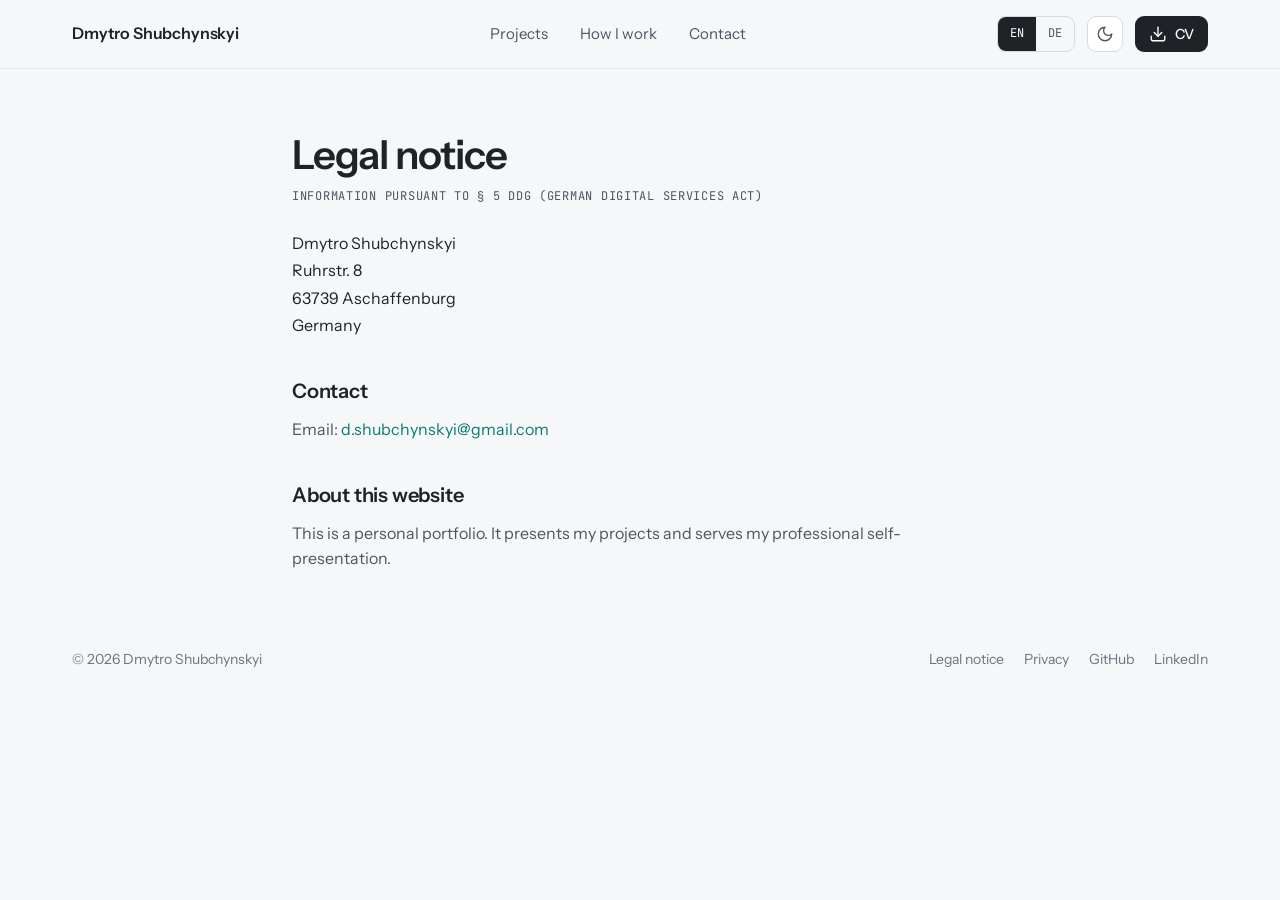
<file: legal-notice/index.html>
<!doctype html>
<html lang="en">
<head>
<meta charset="utf-8">
<meta name="viewport" content="width=device-width, initial-scale=1">
<title>Legal notice · Dmytro Shubchynskyi</title>
<meta name="description" content="Legal notice for shubchynskyi.pp.ua.">
<meta name="author" content="Dmytro Shubchynskyi">
<link rel="canonical" href="https://shubchynskyi.pp.ua/legal-notice/">
<link rel="alternate" hreflang="en" href="https://shubchynskyi.pp.ua/legal-notice/">
<link rel="alternate" hreflang="de" href="https://shubchynskyi.pp.ua/de/impressum/">
<link rel="alternate" hreflang="x-default" href="https://shubchynskyi.pp.ua/legal-notice/">
<meta name="theme-color" content="#f6f7f9" media="(prefers-color-scheme: light)">
<meta name="theme-color" content="#0b0f14" media="(prefers-color-scheme: dark)">
<link rel="icon" href="/img/favicon.svg" type="image/svg+xml">
<link rel="icon" href="/img/favicon.ico" sizes="any">
<link rel="apple-touch-icon" href="/img/apple-touch-icon.png">
<link rel="preload" href="/fonts/instrument-sans-latin.woff2" as="font" type="font/woff2" crossorigin>
<link rel="stylesheet" href="/css/site.css">
<meta property="og:type" content="website">
<meta property="og:site_name" content="Dmytro Shubchynskyi">
<meta property="og:locale" content="en_US">
<meta property="og:locale:alternate" content="de_DE">
<meta property="og:url" content="https://shubchynskyi.pp.ua/legal-notice/">
<meta property="og:title" content="Legal notice · Dmytro Shubchynskyi">
<meta property="og:description" content="Legal notice for shubchynskyi.pp.ua.">
<meta property="og:image" content="https://shubchynskyi.pp.ua/img/og-en.jpg">
<meta property="og:image:width" content="1200">
<meta property="og:image:height" content="630">
<meta property="og:image:alt" content="Dmytro Shubchynskyi, Software Engineer · Java / Spring">
<meta name="twitter:card" content="summary_large_image">
<meta name="twitter:title" content="Legal notice · Dmytro Shubchynskyi">
<meta name="twitter:description" content="Legal notice for shubchynskyi.pp.ua.">
<meta name="twitter:image" content="https://shubchynskyi.pp.ua/img/og-en.jpg">
<meta name="twitter:image:alt" content="Dmytro Shubchynskyi, Software Engineer · Java / Spring">
<script>(function(){try{var t=localStorage.getItem('theme');if(t==='light'||t==='dark')document.documentElement.setAttribute('data-theme',t);}catch(e){}})();</script>
<meta name="robots" content="noindex, follow">
<script src="/js/site.js" defer></script>
</head>
<body>
<a class="skip-link" href="#main">Skip to content</a>
<header class="site-header">
<div class="container">
<a class="brand" href="/">Dmytro Shubchynskyi</a>
<nav class="site-nav" aria-label="Main">
<a href="/#projects">Projects</a>
<a href="/#how">How I work</a>
<a href="/#contact">Contact</a>
</nav>
<div class="header-actions">
<div class="lang-switch" role="group" aria-label="Language">
<a href="/legal-notice/" hreflang="en" lang="en" data-lang-link="en" aria-current="true">EN</a>
<a href="/de/impressum/" hreflang="de" lang="de" data-lang-link="de">DE</a>
</div>
<button class="icon-button theme-toggle" type="button" data-theme-toggle aria-label="Switch between light and dark theme"><svg class="icon icon-moon" viewBox="0 0 24 24" aria-hidden="true" focusable="false"><path d="M12 3a6 6 0 0 0 9 9 9 9 0 1 1-9-9Z"/></svg><svg class="icon icon-sun" viewBox="0 0 24 24" aria-hidden="true" focusable="false"><circle cx="12" cy="12" r="4"/><path d="M12 2v2M12 20v2M4.93 4.93l1.41 1.41M17.66 17.66l1.41 1.41M2 12h2M20 12h2M6.34 17.66l-1.41 1.41M19.07 4.93l-1.41 1.41"/></svg></button>
<a class="cv-button" href="/cv/Dmytro-Shubchynskyi-CV-EN.pdf" aria-label="Download CV (PDF)"><svg class="icon" viewBox="0 0 24 24" aria-hidden="true" focusable="false"><path d="M21 15v4a2 2 0 0 1-2 2H5a2 2 0 0 1-2-2v-4"/><path d="m7 10 5 5 5-5"/><path d="M12 15V3"/></svg><span>CV</span></a>
<details class="menu">
<summary class="icon-button" aria-label="Menu"><svg class="icon" viewBox="0 0 24 24" aria-hidden="true" focusable="false"><path d="M4 6h16M4 12h16M4 18h16"/></svg></summary>
<nav class="menu-panel" aria-label="Menu">
<a href="/#projects">Projects</a>
<a href="/#how">How I work</a>
<a href="/#contact">Contact</a>
<a href="/cv/Dmytro-Shubchynskyi-CV-EN.pdf">Download CV (PDF)</a>
</nav>
</details>
</div>
</div>
</header>
<main id="main" class="container legal">
<h1>Legal notice</h1>
<p class="label">Information pursuant to § 5 DDG (German Digital Services Act)</p>
<address>Dmytro Shubchynskyi<br>Ruhrstr. 8<br>63739 Aschaffenburg<br>Germany</address>
<h2>Contact</h2>
<p>Email: <a href="mailto:d.shubchynskyi@gmail.com">d.shubchynskyi@gmail.com</a></p>
<h2>About this website</h2>
<p>This is a personal portfolio. It presents my projects and serves my professional self-presentation.</p>
</main>
<footer class="site-footer">
<div class="container">
<span>© 2026 Dmytro Shubchynskyi</span>
<nav class="footer-links" aria-label="Legal"><a href="/legal-notice/">Legal notice</a><a href="/privacy/">Privacy</a><a href="https://github.com/Shubchynskyi">GitHub</a><a href="https://www.linkedin.com/in/shubchynskyi/">LinkedIn</a></nav>
</div>
</footer>
</body>
</html>
</file>
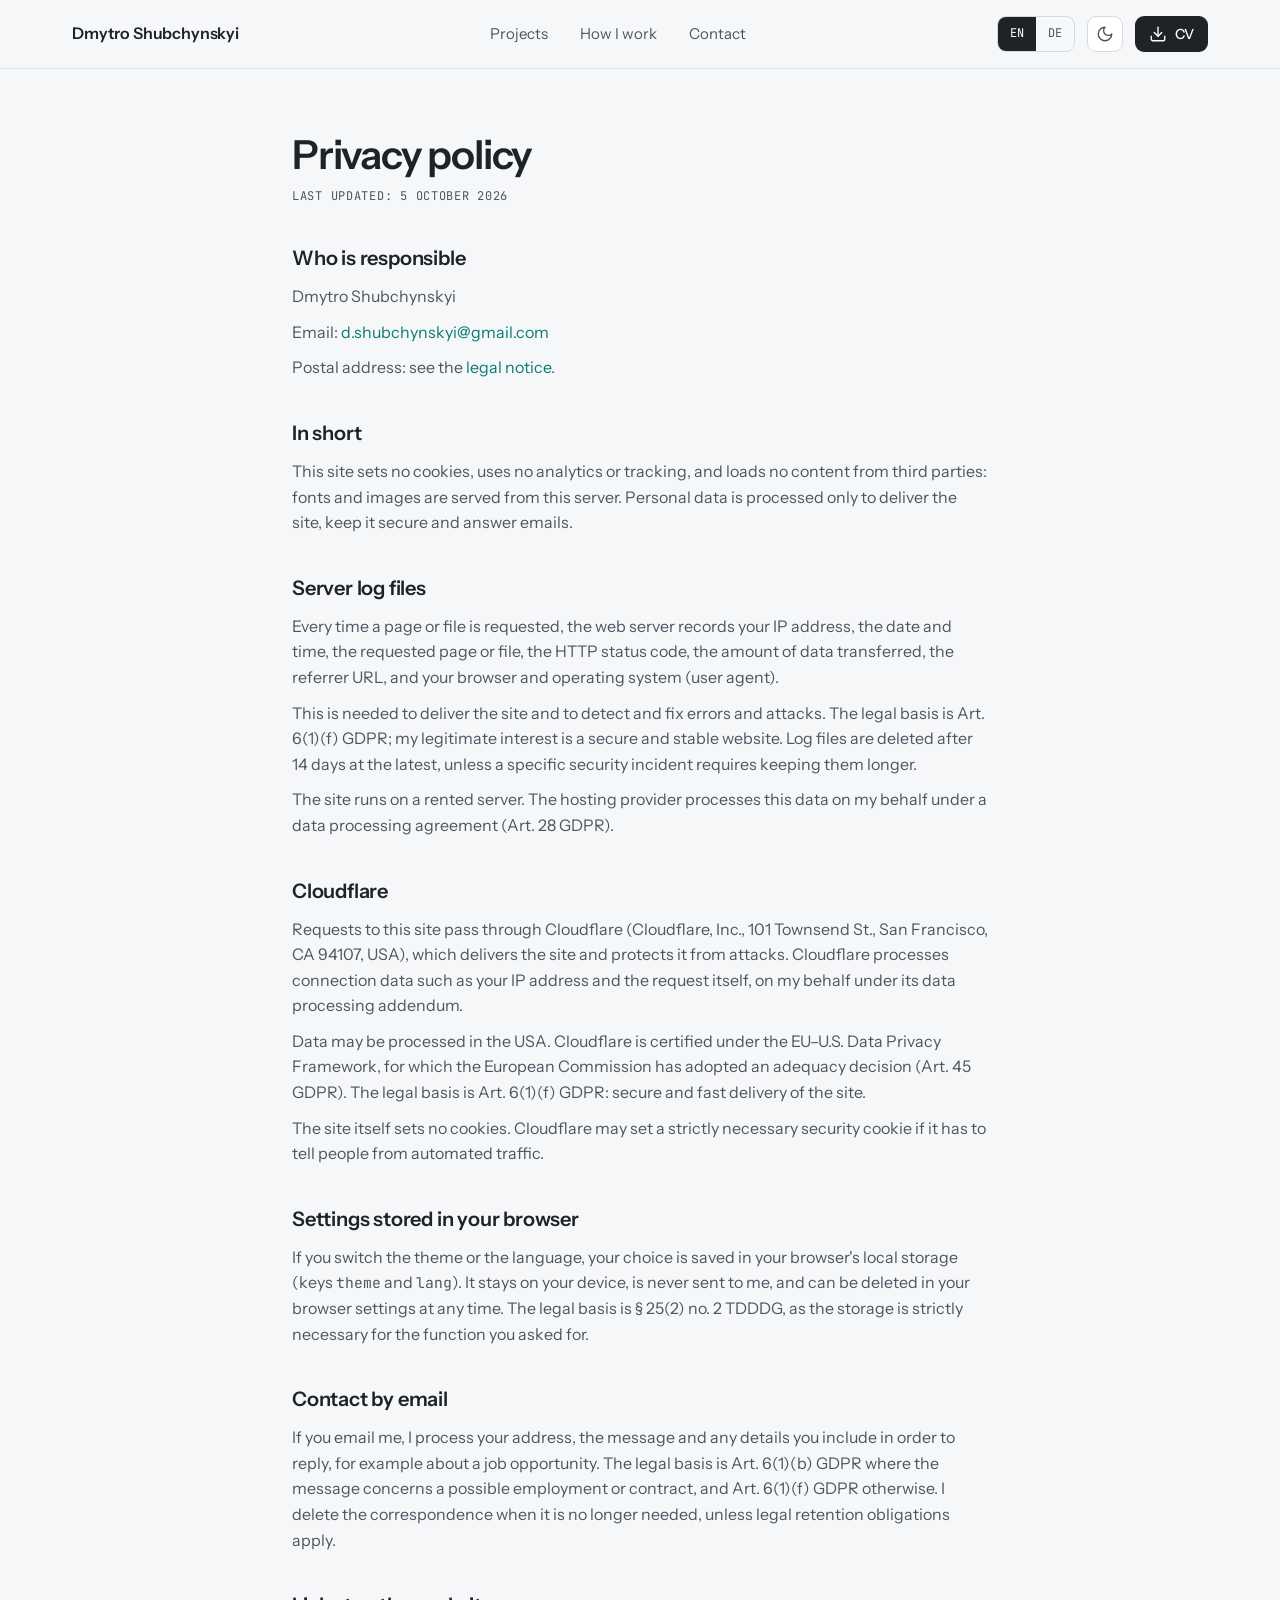
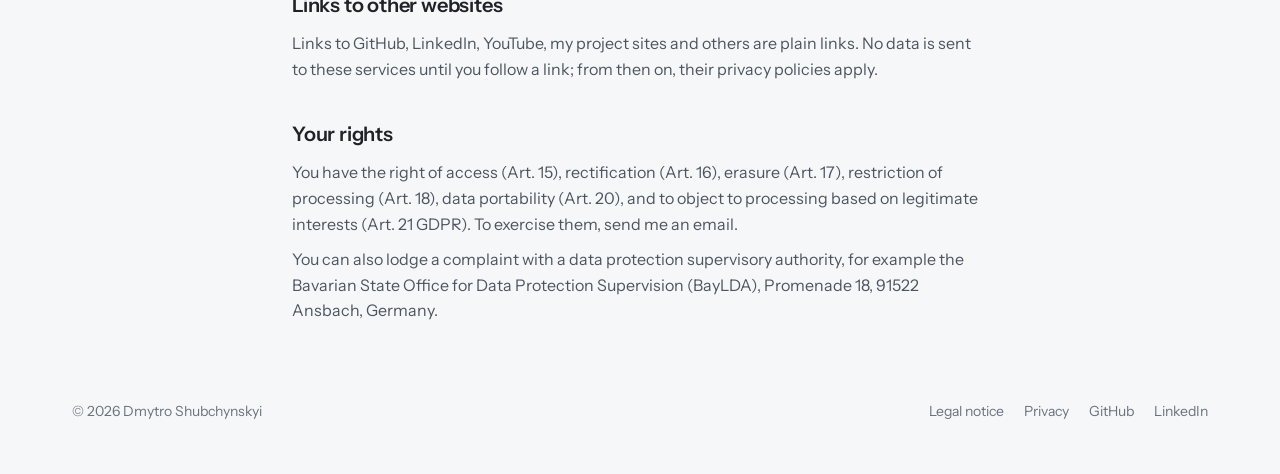
<file: privacy/index.html>
<!doctype html>
<html lang="en">
<head>
<meta charset="utf-8">
<meta name="viewport" content="width=device-width, initial-scale=1">
<title>Privacy policy · Dmytro Shubchynskyi</title>
<meta name="description" content="Privacy policy for shubchynskyi.pp.ua: no cookies, no analytics, server logs and Cloudflare.">
<meta name="author" content="Dmytro Shubchynskyi">
<link rel="canonical" href="https://shubchynskyi.pp.ua/privacy/">
<link rel="alternate" hreflang="en" href="https://shubchynskyi.pp.ua/privacy/">
<link rel="alternate" hreflang="de" href="https://shubchynskyi.pp.ua/de/datenschutz/">
<link rel="alternate" hreflang="x-default" href="https://shubchynskyi.pp.ua/privacy/">
<meta name="theme-color" content="#f6f7f9" media="(prefers-color-scheme: light)">
<meta name="theme-color" content="#0b0f14" media="(prefers-color-scheme: dark)">
<link rel="icon" href="/img/favicon.svg" type="image/svg+xml">
<link rel="icon" href="/img/favicon.ico" sizes="any">
<link rel="apple-touch-icon" href="/img/apple-touch-icon.png">
<link rel="preload" href="/fonts/instrument-sans-latin.woff2" as="font" type="font/woff2" crossorigin>
<link rel="stylesheet" href="/css/site.css">
<meta property="og:type" content="website">
<meta property="og:site_name" content="Dmytro Shubchynskyi">
<meta property="og:locale" content="en_US">
<meta property="og:locale:alternate" content="de_DE">
<meta property="og:url" content="https://shubchynskyi.pp.ua/privacy/">
<meta property="og:title" content="Privacy policy · Dmytro Shubchynskyi">
<meta property="og:description" content="Privacy policy for shubchynskyi.pp.ua: no cookies, no analytics, server logs and Cloudflare.">
<meta property="og:image" content="https://shubchynskyi.pp.ua/img/og-en.jpg">
<meta property="og:image:width" content="1200">
<meta property="og:image:height" content="630">
<meta property="og:image:alt" content="Dmytro Shubchynskyi, Software Engineer · Java / Spring">
<meta name="twitter:card" content="summary_large_image">
<meta name="twitter:title" content="Privacy policy · Dmytro Shubchynskyi">
<meta name="twitter:description" content="Privacy policy for shubchynskyi.pp.ua: no cookies, no analytics, server logs and Cloudflare.">
<meta name="twitter:image" content="https://shubchynskyi.pp.ua/img/og-en.jpg">
<meta name="twitter:image:alt" content="Dmytro Shubchynskyi, Software Engineer · Java / Spring">
<script>(function(){try{var t=localStorage.getItem('theme');if(t==='light'||t==='dark')document.documentElement.setAttribute('data-theme',t);}catch(e){}})();</script>
<meta name="robots" content="noindex, follow">
<script src="/js/site.js" defer></script>
</head>
<body>
<a class="skip-link" href="#main">Skip to content</a>
<header class="site-header">
<div class="container">
<a class="brand" href="/">Dmytro Shubchynskyi</a>
<nav class="site-nav" aria-label="Main">
<a href="/#projects">Projects</a>
<a href="/#how">How I work</a>
<a href="/#contact">Contact</a>
</nav>
<div class="header-actions">
<div class="lang-switch" role="group" aria-label="Language">
<a href="/privacy/" hreflang="en" lang="en" data-lang-link="en" aria-current="true">EN</a>
<a href="/de/datenschutz/" hreflang="de" lang="de" data-lang-link="de">DE</a>
</div>
<button class="icon-button theme-toggle" type="button" data-theme-toggle aria-label="Switch between light and dark theme"><svg class="icon icon-moon" viewBox="0 0 24 24" aria-hidden="true" focusable="false"><path d="M12 3a6 6 0 0 0 9 9 9 9 0 1 1-9-9Z"/></svg><svg class="icon icon-sun" viewBox="0 0 24 24" aria-hidden="true" focusable="false"><circle cx="12" cy="12" r="4"/><path d="M12 2v2M12 20v2M4.93 4.93l1.41 1.41M17.66 17.66l1.41 1.41M2 12h2M20 12h2M6.34 17.66l-1.41 1.41M19.07 4.93l-1.41 1.41"/></svg></button>
<a class="cv-button" href="/cv/Dmytro-Shubchynskyi-CV-EN.pdf" aria-label="Download CV (PDF)"><svg class="icon" viewBox="0 0 24 24" aria-hidden="true" focusable="false"><path d="M21 15v4a2 2 0 0 1-2 2H5a2 2 0 0 1-2-2v-4"/><path d="m7 10 5 5 5-5"/><path d="M12 15V3"/></svg><span>CV</span></a>
<details class="menu">
<summary class="icon-button" aria-label="Menu"><svg class="icon" viewBox="0 0 24 24" aria-hidden="true" focusable="false"><path d="M4 6h16M4 12h16M4 18h16"/></svg></summary>
<nav class="menu-panel" aria-label="Menu">
<a href="/#projects">Projects</a>
<a href="/#how">How I work</a>
<a href="/#contact">Contact</a>
<a href="/cv/Dmytro-Shubchynskyi-CV-EN.pdf">Download CV (PDF)</a>
</nav>
</details>
</div>
</div>
</header>
<main id="main" class="container legal">
<h1>Privacy policy</h1>
<p class="label">Last updated: 5 October 2026</p>
<h2>Who is responsible</h2>
<p>Dmytro Shubchynskyi</p>
<p>Email: <a href="mailto:d.shubchynskyi@gmail.com">d.shubchynskyi@gmail.com</a></p>
<p>Postal address: see the <a href="/legal-notice/">legal notice</a>.</p>
<h2>In short</h2>
<p>This site sets no cookies, uses no analytics or tracking, and loads no content from third parties: fonts and images are served from this server. Personal data is processed only to deliver the site, keep it secure and answer emails.</p>
<h2>Server log files</h2>
<p>Every time a page or file is requested, the web server records your IP address, the date and time, the requested page or file, the HTTP status code, the amount of data transferred, the referrer URL, and your browser and operating system (user agent).</p>
<p>This is needed to deliver the site and to detect and fix errors and attacks. The legal basis is Art. 6(1)(f) GDPR; my legitimate interest is a secure and stable website. Log files are deleted after 14 days at the latest, unless a specific security incident requires keeping them longer.</p>
<p>The site runs on a rented server. The hosting provider processes this data on my behalf under a data processing agreement (Art. 28 GDPR).</p>
<h2>Cloudflare</h2>
<p>Requests to this site pass through Cloudflare (Cloudflare, Inc., 101 Townsend St., San Francisco, CA 94107, USA), which delivers the site and protects it from attacks. Cloudflare processes connection data such as your IP address and the request itself, on my behalf under its data processing addendum.</p>
<p>Data may be processed in the USA. Cloudflare is certified under the EU–U.S. Data Privacy Framework, for which the European Commission has adopted an adequacy decision (Art. 45 GDPR). The legal basis is Art. 6(1)(f) GDPR: secure and fast delivery of the site.</p>
<p>The site itself sets no cookies. Cloudflare may set a strictly necessary security cookie if it has to tell people from automated traffic.</p>
<h2>Settings stored in your browser</h2>
<p>If you switch the theme or the language, your choice is saved in your browser's local storage (keys <code>theme</code> and <code>lang</code>). It stays on your device, is never sent to me, and can be deleted in your browser settings at any time. The legal basis is § 25(2) no. 2 TDDDG, as the storage is strictly necessary for the function you asked for.</p>
<h2>Contact by email</h2>
<p>If you email me, I process your address, the message and any details you include in order to reply, for example about a job opportunity. The legal basis is Art. 6(1)(b) GDPR where the message concerns a possible employment or contract, and Art. 6(1)(f) GDPR otherwise. I delete the correspondence when it is no longer needed, unless legal retention obligations apply.</p>
<h2>Links to other websites</h2>
<p>Links to GitHub, LinkedIn, YouTube, my project sites and others are plain links. No data is sent to these services until you follow a link; from then on, their privacy policies apply.</p>
<h2>Your rights</h2>
<p>You have the right of access (Art. 15), rectification (Art. 16), erasure (Art. 17), restriction of processing (Art. 18), data portability (Art. 20), and to object to processing based on legitimate interests (Art. 21 GDPR). To exercise them, send me an email.</p>
<p>You can also lodge a complaint with a data protection supervisory authority, for example the Bavarian State Office for Data Protection Supervision (BayLDA), Promenade 18, 91522 Ansbach, Germany.</p>
</main>
<footer class="site-footer">
<div class="container">
<span>© 2026 Dmytro Shubchynskyi</span>
<nav class="footer-links" aria-label="Legal"><a href="/legal-notice/">Legal notice</a><a href="/privacy/">Privacy</a><a href="https://github.com/Shubchynskyi">GitHub</a><a href="https://www.linkedin.com/in/shubchynskyi/">LinkedIn</a></nav>
</div>
</footer>
</body>
</html>
</file>
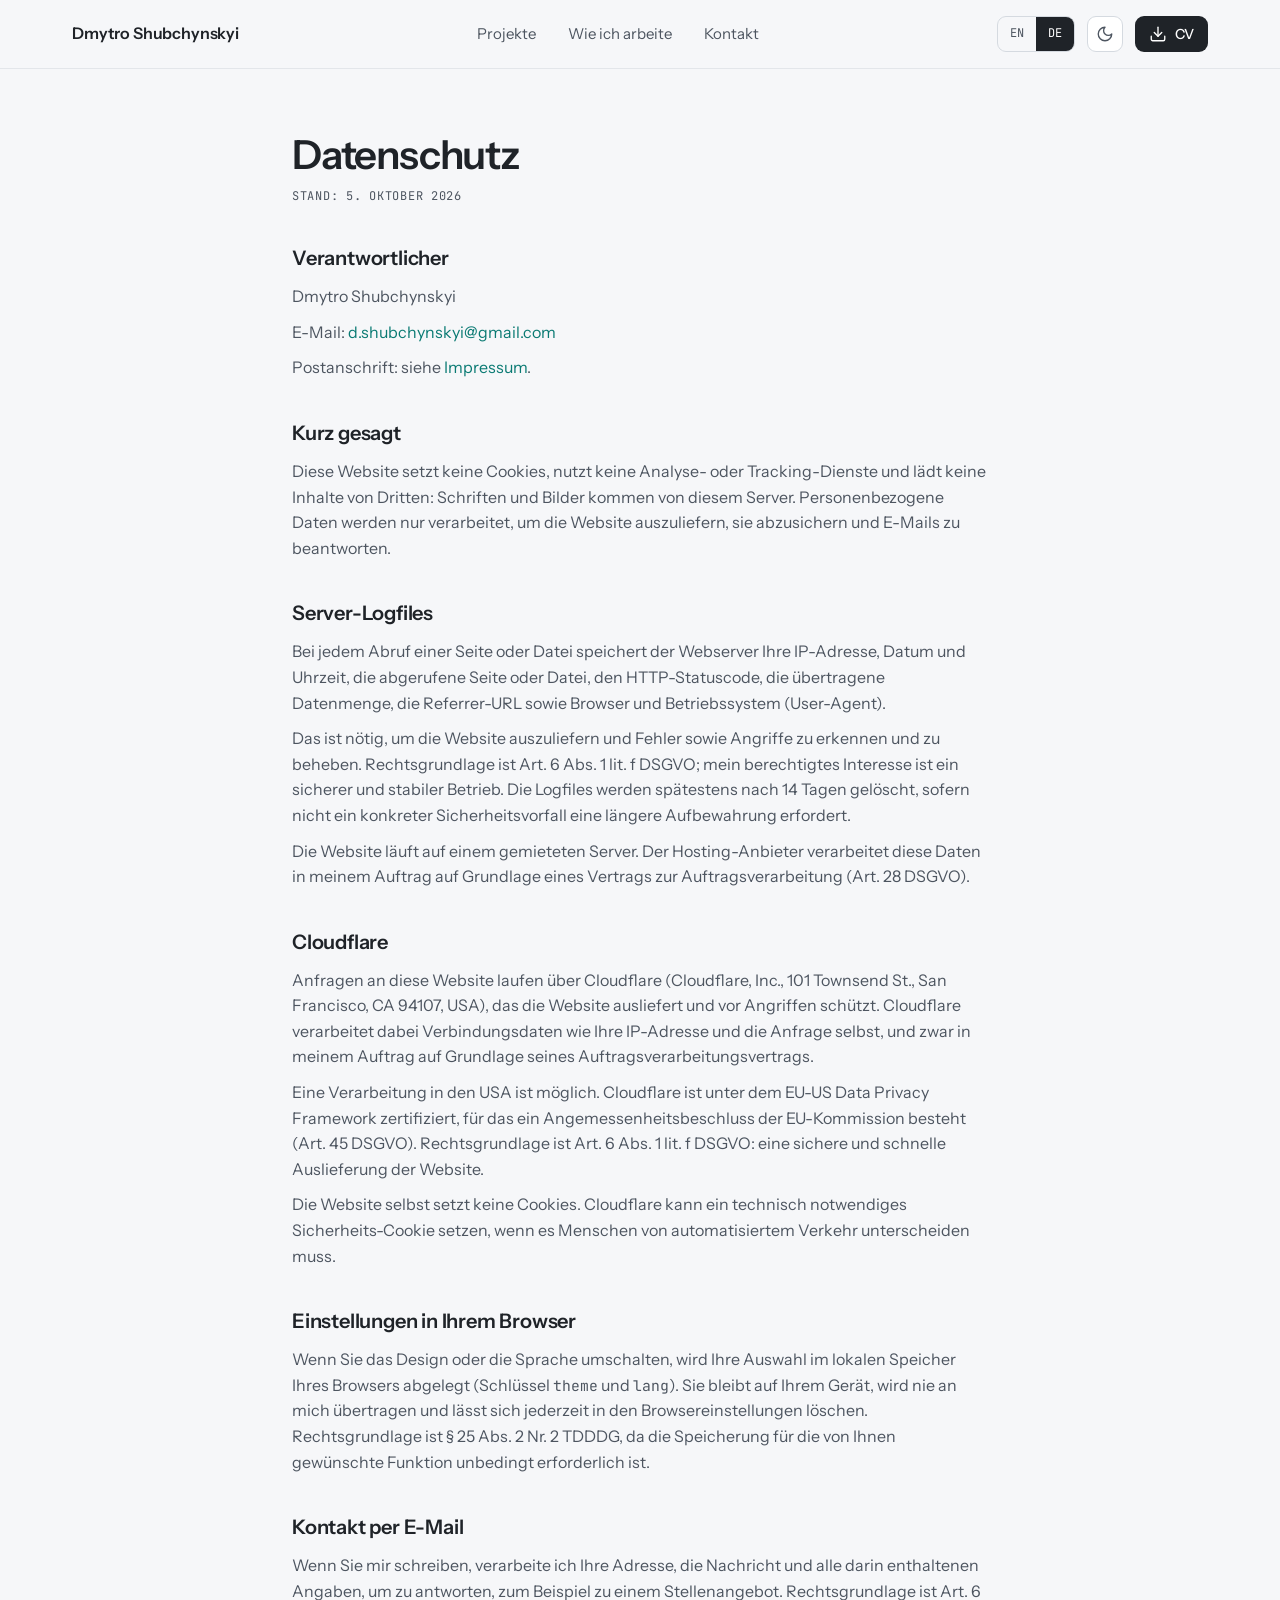
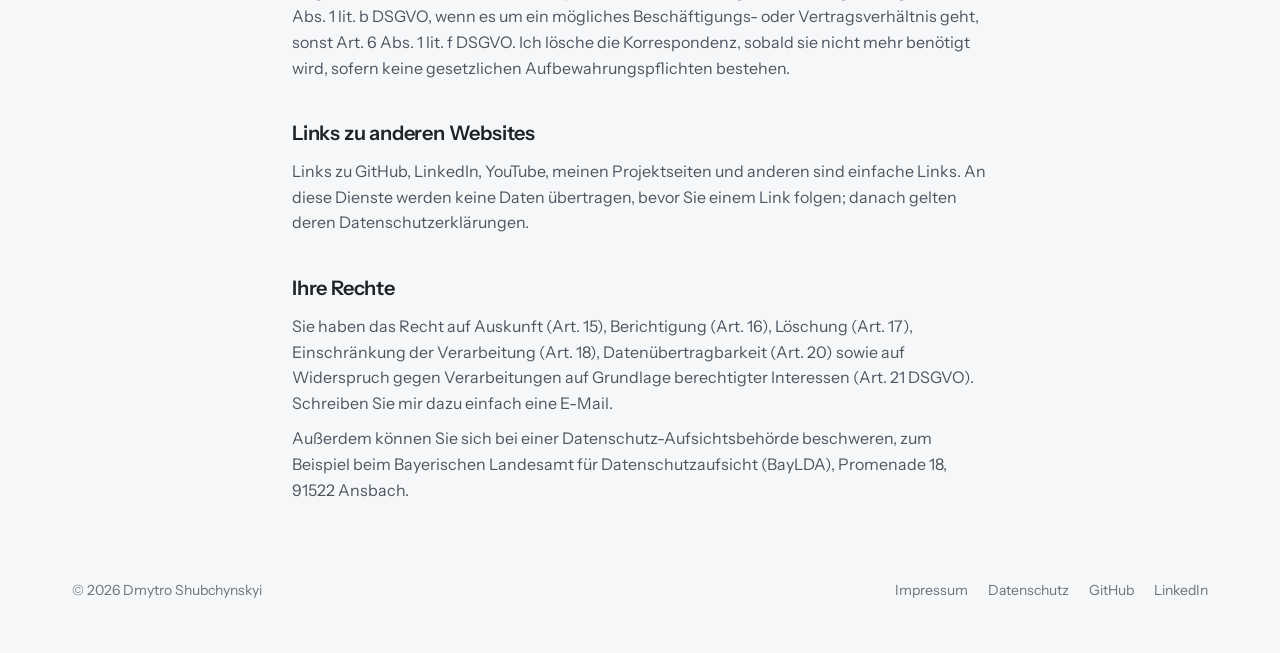
<file: de/datenschutz/index.html>
<!doctype html>
<html lang="de">
<head>
<meta charset="utf-8">
<meta name="viewport" content="width=device-width, initial-scale=1">
<title>Datenschutz · Dmytro Shubchynskyi</title>
<meta name="description" content="Datenschutzerklärung von shubchynskyi.pp.ua: keine Cookies, keine Analyse, Server-Logfiles und Cloudflare.">
<meta name="author" content="Dmytro Shubchynskyi">
<link rel="canonical" href="https://shubchynskyi.pp.ua/de/datenschutz/">
<link rel="alternate" hreflang="en" href="https://shubchynskyi.pp.ua/privacy/">
<link rel="alternate" hreflang="de" href="https://shubchynskyi.pp.ua/de/datenschutz/">
<link rel="alternate" hreflang="x-default" href="https://shubchynskyi.pp.ua/privacy/">
<meta name="theme-color" content="#f6f7f9" media="(prefers-color-scheme: light)">
<meta name="theme-color" content="#0b0f14" media="(prefers-color-scheme: dark)">
<link rel="icon" href="/img/favicon.svg" type="image/svg+xml">
<link rel="icon" href="/img/favicon.ico" sizes="any">
<link rel="apple-touch-icon" href="/img/apple-touch-icon.png">
<link rel="preload" href="/fonts/instrument-sans-latin.woff2" as="font" type="font/woff2" crossorigin>
<link rel="stylesheet" href="/css/site.css">
<meta property="og:type" content="website">
<meta property="og:site_name" content="Dmytro Shubchynskyi">
<meta property="og:locale" content="de_DE">
<meta property="og:locale:alternate" content="en_US">
<meta property="og:url" content="https://shubchynskyi.pp.ua/de/datenschutz/">
<meta property="og:title" content="Datenschutz · Dmytro Shubchynskyi">
<meta property="og:description" content="Datenschutzerklärung von shubchynskyi.pp.ua: keine Cookies, keine Analyse, Server-Logfiles und Cloudflare.">
<meta property="og:image" content="https://shubchynskyi.pp.ua/img/og-de.jpg">
<meta property="og:image:width" content="1200">
<meta property="og:image:height" content="630">
<meta property="og:image:alt" content="Dmytro Shubchynskyi, Software Engineer · Java / Spring">
<meta name="twitter:card" content="summary_large_image">
<meta name="twitter:title" content="Datenschutz · Dmytro Shubchynskyi">
<meta name="twitter:description" content="Datenschutzerklärung von shubchynskyi.pp.ua: keine Cookies, keine Analyse, Server-Logfiles und Cloudflare.">
<meta name="twitter:image" content="https://shubchynskyi.pp.ua/img/og-de.jpg">
<meta name="twitter:image:alt" content="Dmytro Shubchynskyi, Software Engineer · Java / Spring">
<script>(function(){try{var t=localStorage.getItem('theme');if(t==='light'||t==='dark')document.documentElement.setAttribute('data-theme',t);}catch(e){}})();</script>
<meta name="robots" content="noindex, follow">
<script src="/js/site.js" defer></script>
</head>
<body>
<a class="skip-link" href="#main">Zum Inhalt springen</a>
<header class="site-header">
<div class="container">
<a class="brand" href="/de/">Dmytro Shubchynskyi</a>
<nav class="site-nav" aria-label="Hauptnavigation">
<a href="/de/#projects">Projekte</a>
<a href="/de/#how">Wie ich arbeite</a>
<a href="/de/#contact">Kontakt</a>
</nav>
<div class="header-actions">
<div class="lang-switch" role="group" aria-label="Sprache">
<a href="/privacy/" hreflang="en" lang="en" data-lang-link="en">EN</a>
<a href="/de/datenschutz/" hreflang="de" lang="de" data-lang-link="de" aria-current="true">DE</a>
</div>
<button class="icon-button theme-toggle" type="button" data-theme-toggle aria-label="Zwischen hellem und dunklem Design wechseln"><svg class="icon icon-moon" viewBox="0 0 24 24" aria-hidden="true" focusable="false"><path d="M12 3a6 6 0 0 0 9 9 9 9 0 1 1-9-9Z"/></svg><svg class="icon icon-sun" viewBox="0 0 24 24" aria-hidden="true" focusable="false"><circle cx="12" cy="12" r="4"/><path d="M12 2v2M12 20v2M4.93 4.93l1.41 1.41M17.66 17.66l1.41 1.41M2 12h2M20 12h2M6.34 17.66l-1.41 1.41M19.07 4.93l-1.41 1.41"/></svg></button>
<a class="cv-button" href="/cv/Dmytro-Shubchynskyi-Lebenslauf-DE.pdf" aria-label="Lebenslauf herunterladen (PDF)"><svg class="icon" viewBox="0 0 24 24" aria-hidden="true" focusable="false"><path d="M21 15v4a2 2 0 0 1-2 2H5a2 2 0 0 1-2-2v-4"/><path d="m7 10 5 5 5-5"/><path d="M12 15V3"/></svg><span>CV</span></a>
<details class="menu">
<summary class="icon-button" aria-label="Menü"><svg class="icon" viewBox="0 0 24 24" aria-hidden="true" focusable="false"><path d="M4 6h16M4 12h16M4 18h16"/></svg></summary>
<nav class="menu-panel" aria-label="Menü">
<a href="/de/#projects">Projekte</a>
<a href="/de/#how">Wie ich arbeite</a>
<a href="/de/#contact">Kontakt</a>
<a href="/cv/Dmytro-Shubchynskyi-Lebenslauf-DE.pdf">Lebenslauf herunterladen (PDF)</a>
</nav>
</details>
</div>
</div>
</header>
<main id="main" class="container legal">
<h1>Datenschutz</h1>
<p class="label">Stand: 5. Oktober 2026</p>
<h2>Verantwortlicher</h2>
<p>Dmytro Shubchynskyi</p>
<p>E-Mail: <a href="mailto:d.shubchynskyi@gmail.com">d.shubchynskyi@gmail.com</a></p>
<p>Postanschrift: siehe <a href="/de/impressum/">Impressum</a>.</p>
<h2>Kurz gesagt</h2>
<p>Diese Website setzt keine Cookies, nutzt keine Analyse- oder Tracking-Dienste und lädt keine Inhalte von Dritten: Schriften und Bilder kommen von diesem Server. Personenbezogene Daten werden nur verarbeitet, um die Website auszuliefern, sie abzusichern und E-Mails zu beantworten.</p>
<h2>Server-Logfiles</h2>
<p>Bei jedem Abruf einer Seite oder Datei speichert der Webserver Ihre IP-Adresse, Datum und Uhrzeit, die abgerufene Seite oder Datei, den HTTP-Statuscode, die übertragene Datenmenge, die Referrer-URL sowie Browser und Betriebssystem (User-Agent).</p>
<p>Das ist nötig, um die Website auszuliefern und Fehler sowie Angriffe zu erkennen und zu beheben. Rechtsgrundlage ist Art. 6 Abs. 1 lit. f DSGVO; mein berechtigtes Interesse ist ein sicherer und stabiler Betrieb. Die Logfiles werden spätestens nach 14 Tagen gelöscht, sofern nicht ein konkreter Sicherheitsvorfall eine längere Aufbewahrung erfordert.</p>
<p>Die Website läuft auf einem gemieteten Server. Der Hosting-Anbieter verarbeitet diese Daten in meinem Auftrag auf Grundlage eines Vertrags zur Auftragsverarbeitung (Art. 28 DSGVO).</p>
<h2>Cloudflare</h2>
<p>Anfragen an diese Website laufen über Cloudflare (Cloudflare, Inc., 101 Townsend St., San Francisco, CA 94107, USA), das die Website ausliefert und vor Angriffen schützt. Cloudflare verarbeitet dabei Verbindungsdaten wie Ihre IP-Adresse und die Anfrage selbst, und zwar in meinem Auftrag auf Grundlage seines Auftragsverarbeitungsvertrags.</p>
<p>Eine Verarbeitung in den USA ist möglich. Cloudflare ist unter dem EU-US Data Privacy Framework zertifiziert, für das ein Angemessenheitsbeschluss der EU-Kommission besteht (Art. 45 DSGVO). Rechtsgrundlage ist Art. 6 Abs. 1 lit. f DSGVO: eine sichere und schnelle Auslieferung der Website.</p>
<p>Die Website selbst setzt keine Cookies. Cloudflare kann ein technisch notwendiges Sicherheits-Cookie setzen, wenn es Menschen von automatisiertem Verkehr unterscheiden muss.</p>
<h2>Einstellungen in Ihrem Browser</h2>
<p>Wenn Sie das Design oder die Sprache umschalten, wird Ihre Auswahl im lokalen Speicher Ihres Browsers abgelegt (Schlüssel <code>theme</code> und <code>lang</code>). Sie bleibt auf Ihrem Gerät, wird nie an mich übertragen und lässt sich jederzeit in den Browsereinstellungen löschen. Rechtsgrundlage ist § 25 Abs. 2 Nr. 2 TDDDG, da die Speicherung für die von Ihnen gewünschte Funktion unbedingt erforderlich ist.</p>
<h2>Kontakt per E-Mail</h2>
<p>Wenn Sie mir schreiben, verarbeite ich Ihre Adresse, die Nachricht und alle darin enthaltenen Angaben, um zu antworten, zum Beispiel zu einem Stellenangebot. Rechtsgrundlage ist Art. 6 Abs. 1 lit. b DSGVO, wenn es um ein mögliches Beschäftigungs- oder Vertragsverhältnis geht, sonst Art. 6 Abs. 1 lit. f DSGVO. Ich lösche die Korrespondenz, sobald sie nicht mehr benötigt wird, sofern keine gesetzlichen Aufbewahrungspflichten bestehen.</p>
<h2>Links zu anderen Websites</h2>
<p>Links zu GitHub, LinkedIn, YouTube, meinen Projektseiten und anderen sind einfache Links. An diese Dienste werden keine Daten übertragen, bevor Sie einem Link folgen; danach gelten deren Datenschutzerklärungen.</p>
<h2>Ihre Rechte</h2>
<p>Sie haben das Recht auf Auskunft (Art. 15), Berichtigung (Art. 16), Löschung (Art. 17), Einschränkung der Verarbeitung (Art. 18), Datenübertragbarkeit (Art. 20) sowie auf Widerspruch gegen Verarbeitungen auf Grundlage berechtigter Interessen (Art. 21 DSGVO). Schreiben Sie mir dazu einfach eine E-Mail.</p>
<p>Außerdem können Sie sich bei einer Datenschutz-Aufsichtsbehörde beschweren, zum Beispiel beim Bayerischen Landesamt für Datenschutzaufsicht (BayLDA), Promenade 18, 91522 Ansbach.</p>
</main>
<footer class="site-footer">
<div class="container">
<span>© 2026 Dmytro Shubchynskyi</span>
<nav class="footer-links" aria-label="Rechtliches"><a href="/de/impressum/">Impressum</a><a href="/de/datenschutz/">Datenschutz</a><a href="https://github.com/Shubchynskyi">GitHub</a><a href="https://www.linkedin.com/in/shubchynskyi/">LinkedIn</a></nav>
</div>
</footer>
</body>
</html>
</file>
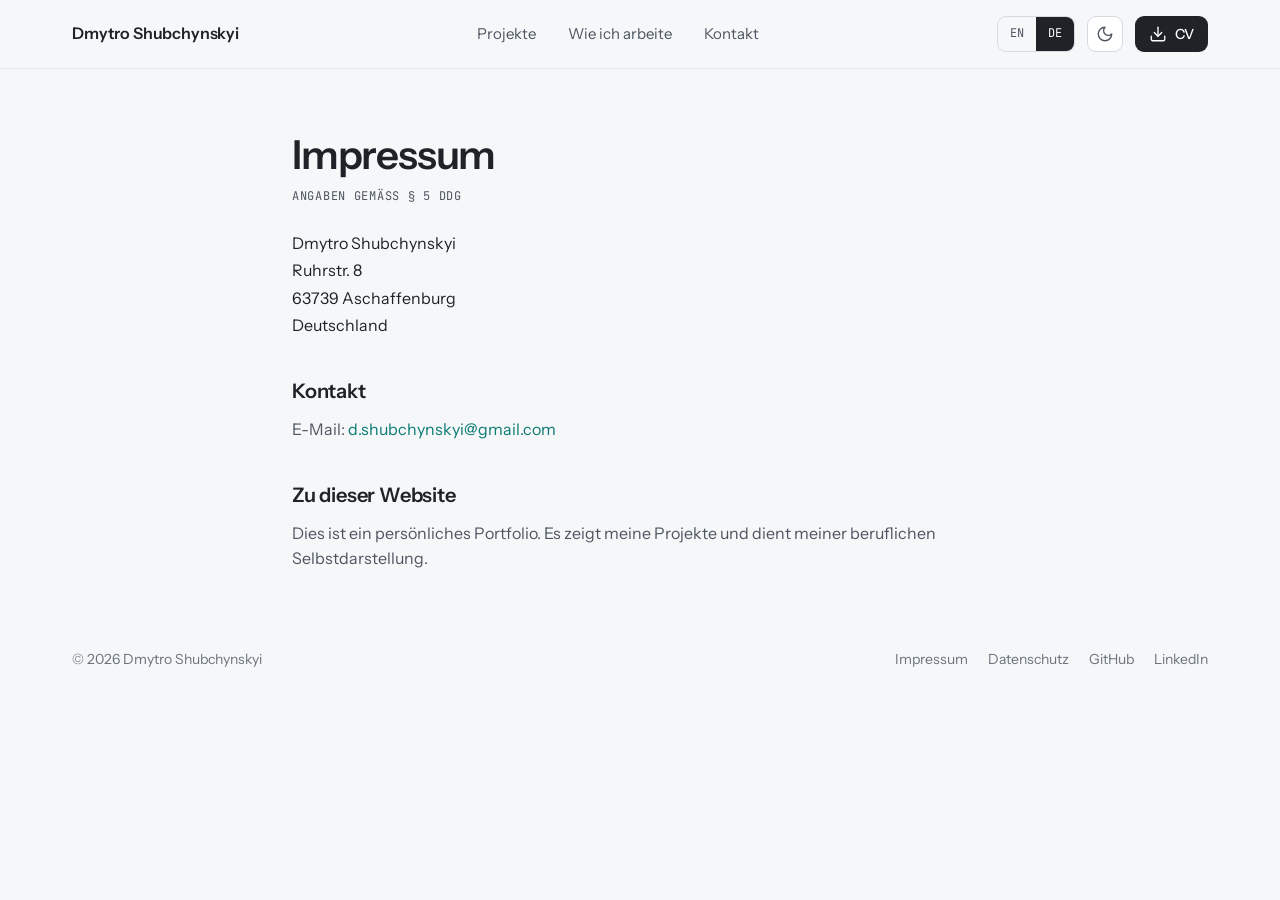
<file: de/impressum/index.html>
<!doctype html>
<html lang="de">
<head>
<meta charset="utf-8">
<meta name="viewport" content="width=device-width, initial-scale=1">
<title>Impressum · Dmytro Shubchynskyi</title>
<meta name="description" content="Impressum von shubchynskyi.pp.ua.">
<meta name="author" content="Dmytro Shubchynskyi">
<link rel="canonical" href="https://shubchynskyi.pp.ua/de/impressum/">
<link rel="alternate" hreflang="en" href="https://shubchynskyi.pp.ua/legal-notice/">
<link rel="alternate" hreflang="de" href="https://shubchynskyi.pp.ua/de/impressum/">
<link rel="alternate" hreflang="x-default" href="https://shubchynskyi.pp.ua/legal-notice/">
<meta name="theme-color" content="#f6f7f9" media="(prefers-color-scheme: light)">
<meta name="theme-color" content="#0b0f14" media="(prefers-color-scheme: dark)">
<link rel="icon" href="/img/favicon.svg" type="image/svg+xml">
<link rel="icon" href="/img/favicon.ico" sizes="any">
<link rel="apple-touch-icon" href="/img/apple-touch-icon.png">
<link rel="preload" href="/fonts/instrument-sans-latin.woff2" as="font" type="font/woff2" crossorigin>
<link rel="stylesheet" href="/css/site.css">
<meta property="og:type" content="website">
<meta property="og:site_name" content="Dmytro Shubchynskyi">
<meta property="og:locale" content="de_DE">
<meta property="og:locale:alternate" content="en_US">
<meta property="og:url" content="https://shubchynskyi.pp.ua/de/impressum/">
<meta property="og:title" content="Impressum · Dmytro Shubchynskyi">
<meta property="og:description" content="Impressum von shubchynskyi.pp.ua.">
<meta property="og:image" content="https://shubchynskyi.pp.ua/img/og-de.jpg">
<meta property="og:image:width" content="1200">
<meta property="og:image:height" content="630">
<meta property="og:image:alt" content="Dmytro Shubchynskyi, Software Engineer · Java / Spring">
<meta name="twitter:card" content="summary_large_image">
<meta name="twitter:title" content="Impressum · Dmytro Shubchynskyi">
<meta name="twitter:description" content="Impressum von shubchynskyi.pp.ua.">
<meta name="twitter:image" content="https://shubchynskyi.pp.ua/img/og-de.jpg">
<meta name="twitter:image:alt" content="Dmytro Shubchynskyi, Software Engineer · Java / Spring">
<script>(function(){try{var t=localStorage.getItem('theme');if(t==='light'||t==='dark')document.documentElement.setAttribute('data-theme',t);}catch(e){}})();</script>
<meta name="robots" content="noindex, follow">
<script src="/js/site.js" defer></script>
</head>
<body>
<a class="skip-link" href="#main">Zum Inhalt springen</a>
<header class="site-header">
<div class="container">
<a class="brand" href="/de/">Dmytro Shubchynskyi</a>
<nav class="site-nav" aria-label="Hauptnavigation">
<a href="/de/#projects">Projekte</a>
<a href="/de/#how">Wie ich arbeite</a>
<a href="/de/#contact">Kontakt</a>
</nav>
<div class="header-actions">
<div class="lang-switch" role="group" aria-label="Sprache">
<a href="/legal-notice/" hreflang="en" lang="en" data-lang-link="en">EN</a>
<a href="/de/impressum/" hreflang="de" lang="de" data-lang-link="de" aria-current="true">DE</a>
</div>
<button class="icon-button theme-toggle" type="button" data-theme-toggle aria-label="Zwischen hellem und dunklem Design wechseln"><svg class="icon icon-moon" viewBox="0 0 24 24" aria-hidden="true" focusable="false"><path d="M12 3a6 6 0 0 0 9 9 9 9 0 1 1-9-9Z"/></svg><svg class="icon icon-sun" viewBox="0 0 24 24" aria-hidden="true" focusable="false"><circle cx="12" cy="12" r="4"/><path d="M12 2v2M12 20v2M4.93 4.93l1.41 1.41M17.66 17.66l1.41 1.41M2 12h2M20 12h2M6.34 17.66l-1.41 1.41M19.07 4.93l-1.41 1.41"/></svg></button>
<a class="cv-button" href="/cv/Dmytro-Shubchynskyi-Lebenslauf-DE.pdf" aria-label="Lebenslauf herunterladen (PDF)"><svg class="icon" viewBox="0 0 24 24" aria-hidden="true" focusable="false"><path d="M21 15v4a2 2 0 0 1-2 2H5a2 2 0 0 1-2-2v-4"/><path d="m7 10 5 5 5-5"/><path d="M12 15V3"/></svg><span>CV</span></a>
<details class="menu">
<summary class="icon-button" aria-label="Menü"><svg class="icon" viewBox="0 0 24 24" aria-hidden="true" focusable="false"><path d="M4 6h16M4 12h16M4 18h16"/></svg></summary>
<nav class="menu-panel" aria-label="Menü">
<a href="/de/#projects">Projekte</a>
<a href="/de/#how">Wie ich arbeite</a>
<a href="/de/#contact">Kontakt</a>
<a href="/cv/Dmytro-Shubchynskyi-Lebenslauf-DE.pdf">Lebenslauf herunterladen (PDF)</a>
</nav>
</details>
</div>
</div>
</header>
<main id="main" class="container legal">
<h1>Impressum</h1>
<p class="label">Angaben gemäß § 5 DDG</p>
<address>Dmytro Shubchynskyi<br>Ruhrstr. 8<br>63739 Aschaffenburg<br>Deutschland</address>
<h2>Kontakt</h2>
<p>E-Mail: <a href="mailto:d.shubchynskyi@gmail.com">d.shubchynskyi@gmail.com</a></p>
<h2>Zu dieser Website</h2>
<p>Dies ist ein persönliches Portfolio. Es zeigt meine Projekte und dient meiner beruflichen Selbstdarstellung.</p>
</main>
<footer class="site-footer">
<div class="container">
<span>© 2026 Dmytro Shubchynskyi</span>
<nav class="footer-links" aria-label="Rechtliches"><a href="/de/impressum/">Impressum</a><a href="/de/datenschutz/">Datenschutz</a><a href="https://github.com/Shubchynskyi">GitHub</a><a href="https://www.linkedin.com/in/shubchynskyi/">LinkedIn</a></nav>
</div>
</footer>
</body>
</html>
</file>
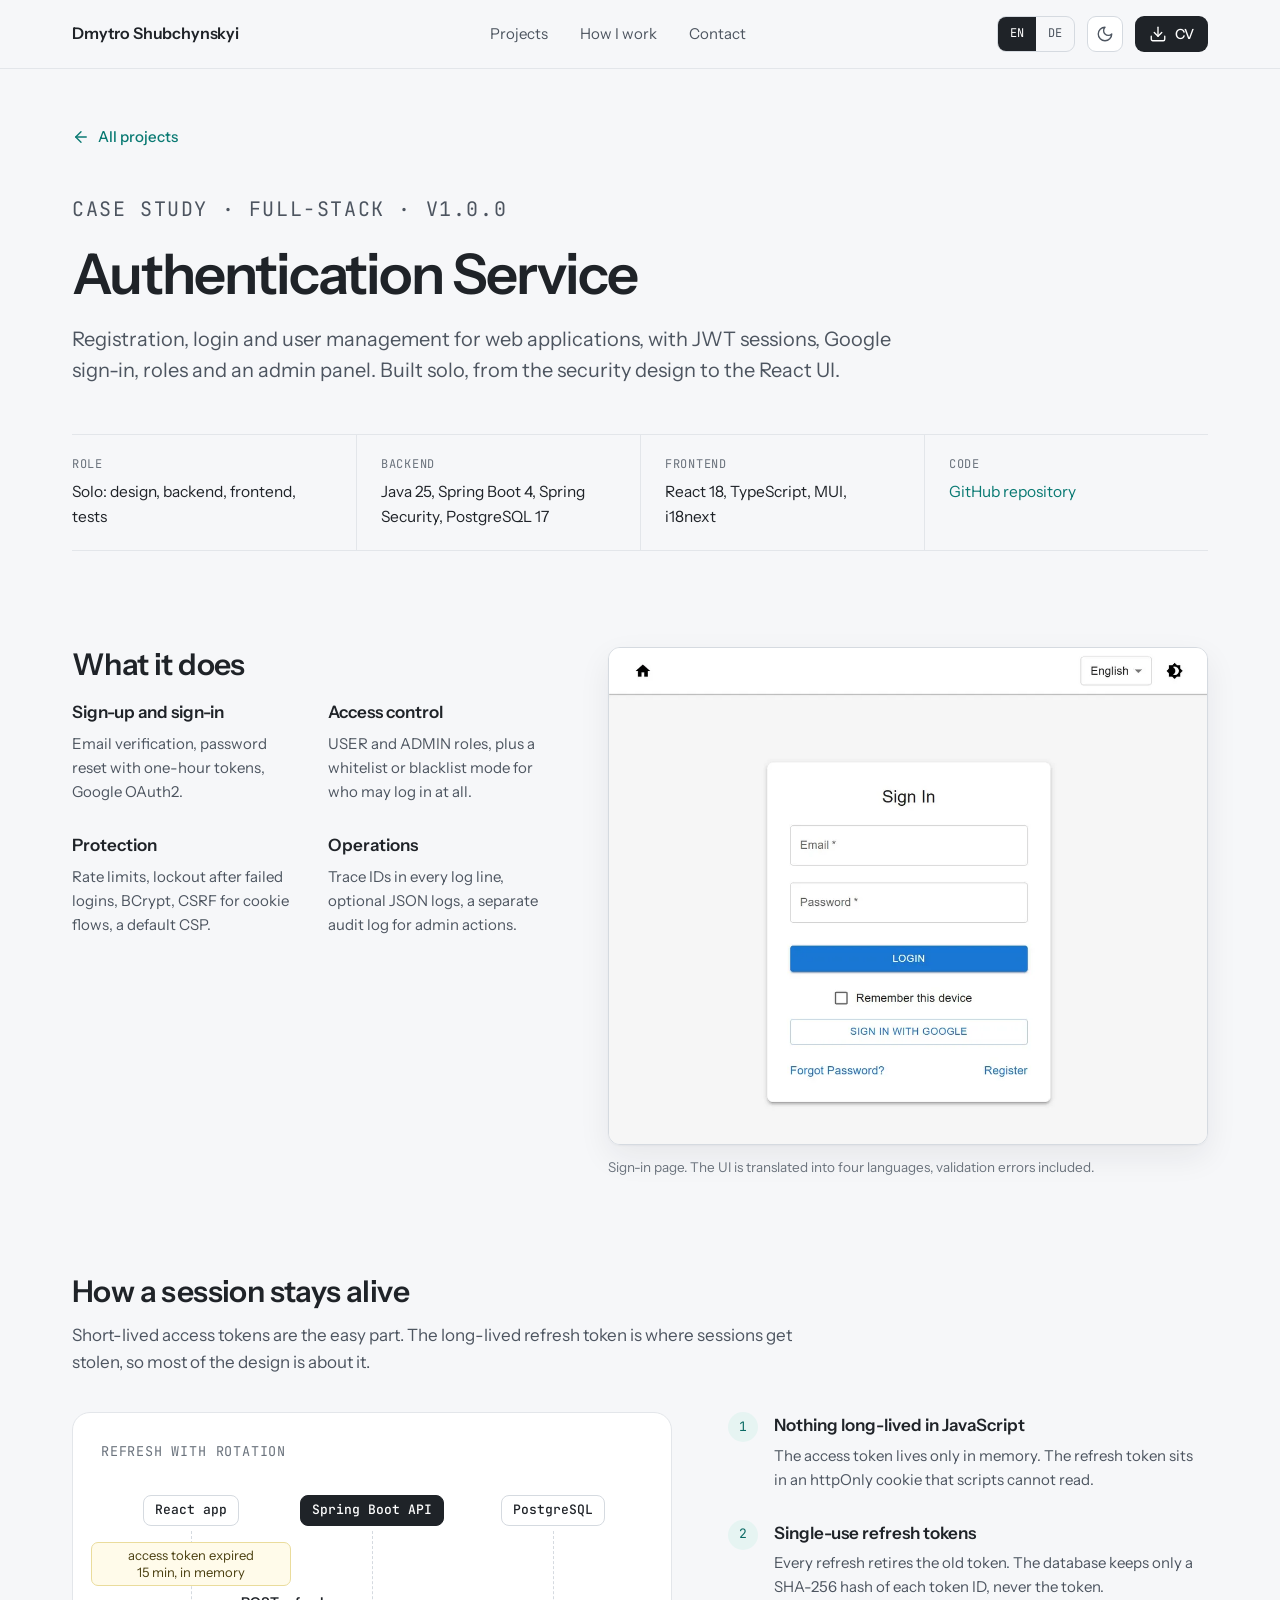
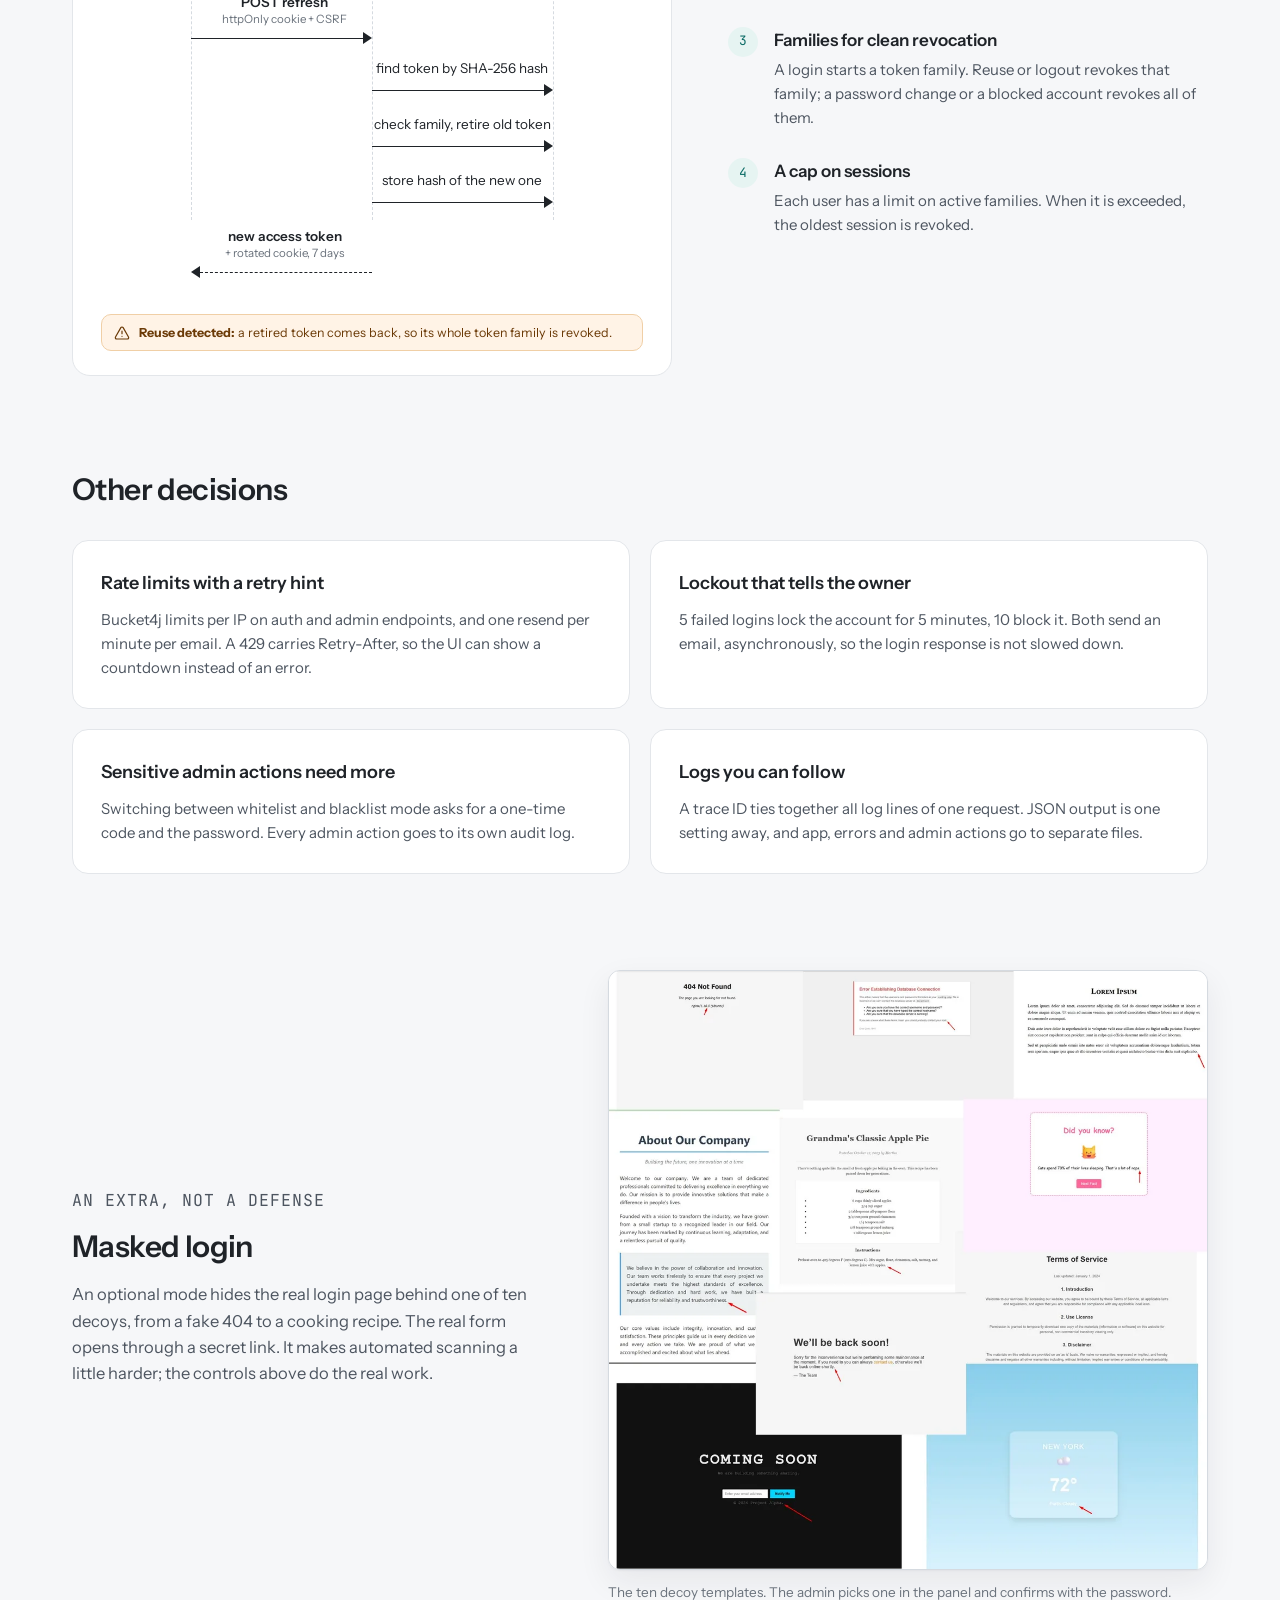
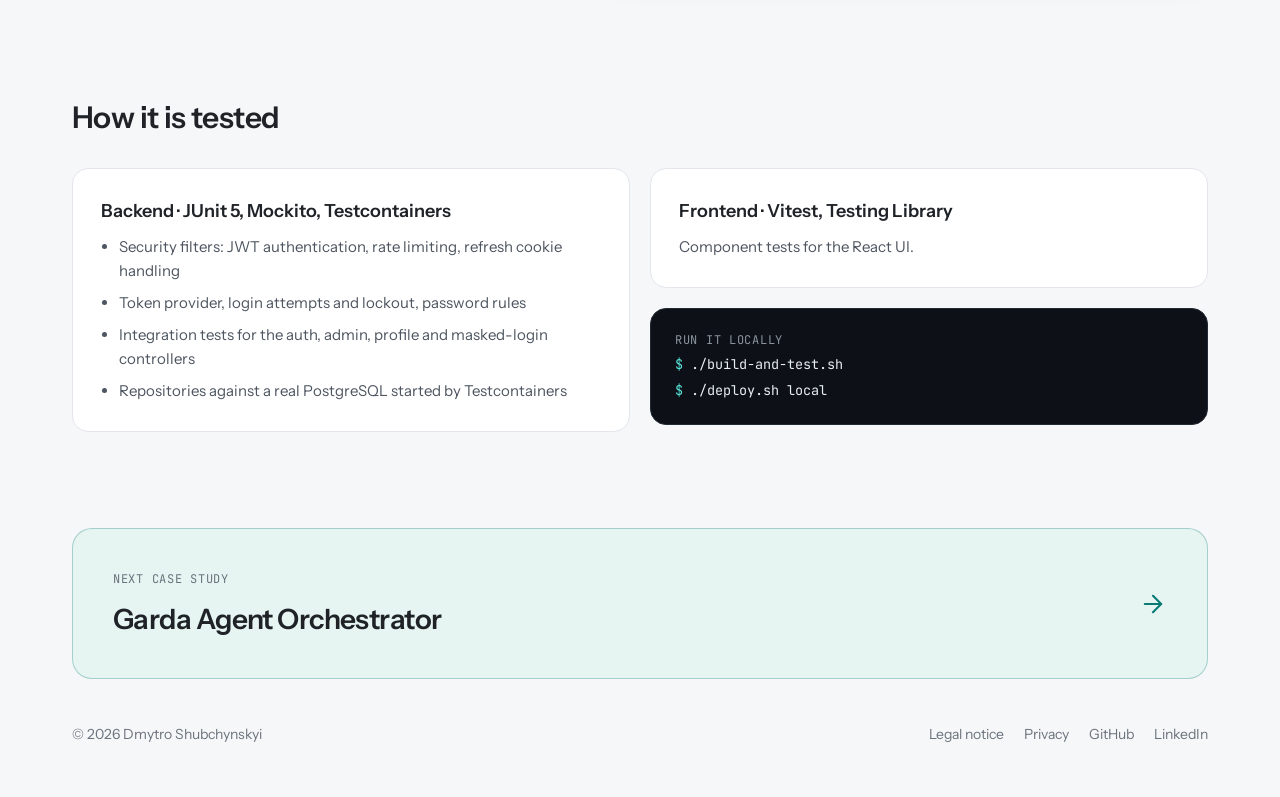
<file: projects/auth-service/index.html>
<!doctype html>
<html lang="en">
<head>
<meta charset="utf-8">
<meta name="viewport" content="width=device-width, initial-scale=1">
<title>Authentication Service · Case study · Dmytro Shubchynskyi</title>
<meta name="description" content="Case study: a Spring Boot and React authentication service with rotating refresh tokens, token families, rate limits and Testcontainers integration tests.">
<meta name="author" content="Dmytro Shubchynskyi">
<link rel="canonical" href="https://shubchynskyi.pp.ua/projects/auth-service/">
<link rel="alternate" hreflang="en" href="https://shubchynskyi.pp.ua/projects/auth-service/">
<link rel="alternate" hreflang="de" href="https://shubchynskyi.pp.ua/de/projects/auth-service/">
<link rel="alternate" hreflang="x-default" href="https://shubchynskyi.pp.ua/projects/auth-service/">
<meta name="theme-color" content="#f6f7f9" media="(prefers-color-scheme: light)">
<meta name="theme-color" content="#0b0f14" media="(prefers-color-scheme: dark)">
<link rel="icon" href="/img/favicon.svg" type="image/svg+xml">
<link rel="icon" href="/img/favicon.ico" sizes="any">
<link rel="apple-touch-icon" href="/img/apple-touch-icon.png">
<link rel="preload" href="/fonts/instrument-sans-latin.woff2" as="font" type="font/woff2" crossorigin>
<link rel="stylesheet" href="/css/site.css">
<meta property="og:type" content="website">
<meta property="og:site_name" content="Dmytro Shubchynskyi">
<meta property="og:locale" content="en_US">
<meta property="og:locale:alternate" content="de_DE">
<meta property="og:url" content="https://shubchynskyi.pp.ua/projects/auth-service/">
<meta property="og:title" content="Authentication Service · Case study · Dmytro Shubchynskyi">
<meta property="og:description" content="Case study: a Spring Boot and React authentication service with rotating refresh tokens, token families, rate limits and Testcontainers integration tests.">
<meta property="og:image" content="https://shubchynskyi.pp.ua/img/og-auth-en.jpg">
<meta property="og:image:width" content="1200">
<meta property="og:image:height" content="630">
<meta property="og:image:alt" content="Authentication Service case study: sequence diagram of refresh token rotation">
<meta name="twitter:card" content="summary_large_image">
<meta name="twitter:title" content="Authentication Service · Case study · Dmytro Shubchynskyi">
<meta name="twitter:description" content="Case study: a Spring Boot and React authentication service with rotating refresh tokens, token families, rate limits and Testcontainers integration tests.">
<meta name="twitter:image" content="https://shubchynskyi.pp.ua/img/og-auth-en.jpg">
<meta name="twitter:image:alt" content="Authentication Service case study: sequence diagram of refresh token rotation">
<script>(function(){try{var t=localStorage.getItem('theme');if(t==='light'||t==='dark')document.documentElement.setAttribute('data-theme',t);}catch(e){}})();</script>
<script src="/js/site.js" defer></script>
</head>
<body>
<a class="skip-link" href="#main">Skip to content</a>
<header class="site-header">
<div class="container">
<a class="brand" href="/">Dmytro Shubchynskyi</a>
<nav class="site-nav" aria-label="Main">
<a href="/#projects">Projects</a>
<a href="/#how">How I work</a>
<a href="/#contact">Contact</a>
</nav>
<div class="header-actions">
<div class="lang-switch" role="group" aria-label="Language">
<a href="/projects/auth-service/" hreflang="en" lang="en" data-lang-link="en" aria-current="true">EN</a>
<a href="/de/projects/auth-service/" hreflang="de" lang="de" data-lang-link="de">DE</a>
</div>
<button class="icon-button theme-toggle" type="button" data-theme-toggle aria-label="Switch between light and dark theme"><svg class="icon icon-moon" viewBox="0 0 24 24" aria-hidden="true" focusable="false"><path d="M12 3a6 6 0 0 0 9 9 9 9 0 1 1-9-9Z"/></svg><svg class="icon icon-sun" viewBox="0 0 24 24" aria-hidden="true" focusable="false"><circle cx="12" cy="12" r="4"/><path d="M12 2v2M12 20v2M4.93 4.93l1.41 1.41M17.66 17.66l1.41 1.41M2 12h2M20 12h2M6.34 17.66l-1.41 1.41M19.07 4.93l-1.41 1.41"/></svg></button>
<a class="cv-button" href="/cv/Dmytro-Shubchynskyi-CV-EN.pdf" aria-label="Download CV (PDF)"><svg class="icon" viewBox="0 0 24 24" aria-hidden="true" focusable="false"><path d="M21 15v4a2 2 0 0 1-2 2H5a2 2 0 0 1-2-2v-4"/><path d="m7 10 5 5 5-5"/><path d="M12 15V3"/></svg><span>CV</span></a>
<details class="menu">
<summary class="icon-button" aria-label="Menu"><svg class="icon" viewBox="0 0 24 24" aria-hidden="true" focusable="false"><path d="M4 6h16M4 12h16M4 18h16"/></svg></summary>
<nav class="menu-panel" aria-label="Menu">
<a href="/#projects">Projects</a>
<a href="/#how">How I work</a>
<a href="/#contact">Contact</a>
<a href="/cv/Dmytro-Shubchynskyi-CV-EN.pdf">Download CV (PDF)</a>
</nav>
</details>
</div>
</div>
</header>
<main id="main">
<section class="container" aria-labelledby="case-title">
<a class="back-link" href="/#projects"><svg class="icon" viewBox="0 0 24 24" aria-hidden="true" focusable="false"><path d="m12 19-7-7 7-7"/><path d="M19 12H5"/></svg><span>All projects</span></a>
<div class="case-hero">
<p class="eyebrow">Case study · Full-stack · v1.0.0</p>
<h1 id="case-title">Authentication Service</h1>
<p>Registration, login and user management for web applications, with JWT sessions, Google sign-in, roles and an admin panel. Built solo, from the security design to the React UI.</p>
</div>
<dl class="case-meta"><div><dt class="label">Role</dt><dd>Solo: design, backend, frontend, tests</dd></div><div><dt class="label">Backend</dt><dd>Java 25, Spring Boot 4, Spring Security, PostgreSQL 17</dd></div><div><dt class="label">Frontend</dt><dd>React 18, TypeScript, MUI, i18next</dd></div><div><dt class="label">Code</dt><dd><a href="https://github.com/Shubchynskyi/Authentication-service">GitHub repository</a></dd></div></dl>
</section>

<section class="container case-section" aria-labelledby="what-title">
<div class="split">
<div class="split-text">
<h2 id="what-title">What it does</h2>
<div class="feature-grid"><div><h3>Sign-up and sign-in</h3><p>Email verification, password reset with one-hour tokens, Google OAuth2.</p></div><div><h3>Access control</h3><p>USER and ADMIN roles, plus a whitelist or blacklist mode for who may log in at all.</p></div><div><h3>Protection</h3><p>Rate limits, lockout after failed logins, BCrypt, CSRF for cookie flows, a default CSP.</p></div><div><h3>Operations</h3><p>Trace IDs in every log line, optional JSON logs, a separate audit log for admin actions.</p></div></div>
</div>
<figure class="split-media">
<img class="shot" src="/img/projects/auth-login.webp" width="1100" height="912" alt="The sign-in page with email and password fields, a Sign in with Google button and links to reset the password or register" loading="lazy" decoding="async">
<figcaption>Sign-in page. The UI is translated into four languages, validation errors included.</figcaption>
</figure>
</div>
</section>

<section class="container case-section" aria-labelledby="session-title">
<h2 id="session-title">How a session stays alive</h2>
<p class="case-lead">Short-lived access tokens are the easy part. The long-lived refresh token is where sessions get stolen, so most of the design is about it.</p>
<div class="split">
<figure class="split-media diagram-card">
<figcaption class="label">Refresh with rotation</figcaption>
<div class="seq lg">
<div class="seq-lifeline l1"></div><div class="seq-lifeline l2"></div><div class="seq-lifeline l3"></div>
<div class="seq-lanes"><span>React app</span><span class="server">Spring Boot API</span><span>PostgreSQL</span></div>
<div class="seq-row note"><div class="seq-note">access token expired<br>15 min, in memory</div></div>
<div class="seq-row tall"><div class="seq-label l12"><b>POST refresh</b><small>httpOnly cookie + CSRF</small></div><div class="seq-arrow a12"></div></div>
<div class="seq-row short"><div class="seq-label l23">find token by SHA-256 hash</div><div class="seq-arrow a23"></div></div><div class="seq-row short"><div class="seq-label l23">check family, retire old token</div><div class="seq-arrow a23"></div></div><div class="seq-row short"><div class="seq-label l23">store hash of the new one</div><div class="seq-arrow a23"></div></div>
<div class="seq-row tall"><div class="seq-label l12"><b>new access token</b><small>+ rotated cookie, 7 days</small></div><div class="seq-arrow a21"></div></div>
</div>
<ol class="seq-steps"><li><span class="lane">React → API</span><span>POST refresh with the httpOnly cookie and a CSRF token</span></li><li><span class="lane">API → PostgreSQL</span><span>Find the token by its SHA-256 hash and rotate it</span></li><li><span class="lane">API → React</span><span>New access token and a rotated cookie for 7 days</span></li></ol>
<p class="seq-alert"><svg class="icon" viewBox="0 0 24 24" aria-hidden="true" focusable="false"><path d="m21.73 18-8-14a2 2 0 0 0-3.48 0l-8 14A2 2 0 0 0 4 21h16a2 2 0 0 0 1.73-3"/><path d="M12 9v4"/><path d="M12 17h.01"/></svg><span><b>Reuse detected:</b> a retired token comes back, so its whole token family is revoked.</span></p>
</figure>
<ol class="steps split-text"><li><span class="num">1</span><div><h3>Nothing long-lived in JavaScript</h3><p>The access token lives only in memory. The refresh token sits in an httpOnly cookie that scripts cannot read.</p></div></li><li><span class="num">2</span><div><h3>Single-use refresh tokens</h3><p>Every refresh retires the old token. The database keeps only a SHA-256 hash of each token ID, never the token.</p></div></li><li><span class="num">3</span><div><h3>Families for clean revocation</h3><p>A login starts a token family. Reuse or logout revokes that family; a password change or a blocked account revokes all of them.</p></div></li><li><span class="num">4</span><div><h3>A cap on sessions</h3><p>Each user has a limit on active families. When it is exceeded, the oldest session is revoked.</p></div></li></ol>
</div>
</section>

<section class="container case-section" aria-labelledby="other-title">
<h2 id="other-title" style="margin-bottom: 32px">Other decisions</h2>
<div class="tiles"><div class="tile"><h3>Rate limits with a retry hint</h3><p>Bucket4j limits per IP on auth and admin endpoints, and one resend per minute per email. A 429 carries Retry-After, so the UI can show a countdown instead of an error.</p></div><div class="tile"><h3>Lockout that tells the owner</h3><p>5 failed logins lock the account for 5 minutes, 10 block it. Both send an email, asynchronously, so the login response is not slowed down.</p></div><div class="tile"><h3>Sensitive admin actions need more</h3><p>Switching between whitelist and blacklist mode asks for a one-time code and the password. Every admin action goes to its own audit log.</p></div><div class="tile"><h3>Logs you can follow</h3><p>A trace ID ties together all log lines of one request. JSON output is one setting away, and app, errors and admin actions go to separate files.</p></div></div>
</section>

<section class="container case-section" aria-labelledby="masked-title">
<div class="split" style="align-items: center">
<div class="split-text">
<p class="label">An extra, not a defense</p>
<h2 id="masked-title">Masked login</h2>
<p>An optional mode hides the real login page behind one of ten decoys, from a fake 404 to a cooking recipe. The real form opens through a secret link. It makes automated scanning a little harder; the controls above do the real work.</p>
</div>
<figure class="split-media">
<img class="shot" src="/img/projects/auth-masked-login.webp" width="1100" height="1100" alt="Collage of the ten decoy pages: a 404 error, a database error, lorem ipsum, an about-us page, an apple pie recipe, a cat fact, terms of service, a maintenance notice, a coming-soon page and a weather card" loading="lazy" decoding="async">
<figcaption>The ten decoy templates. The admin picks one in the panel and confirms with the password.</figcaption>
</figure>
</div>
</section>

<section class="container case-section" aria-labelledby="tests-title">
<h2 id="tests-title" style="margin-bottom: 32px">How it is tested</h2>
<div class="tiles">
<div class="tile"><h3>Backend · JUnit 5, Mockito, Testcontainers</h3><ul><li>Security filters: JWT authentication, rate limiting, refresh cookie handling</li><li>Token provider, login attempts and lockout, password rules</li><li>Integration tests for the auth, admin, profile and masked-login controllers</li><li>Repositories against a real PostgreSQL started by Testcontainers</li></ul></div>
<div style="display: flex; flex-direction: column; gap: 20px">
<div class="tile"><h3>Frontend · Vitest, Testing Library</h3><p>Component tests for the React UI.</p></div>
<div class="terminal"><div class="label">Run it locally</div><div><span class="prompt">$</span> ./build-and-test.sh</div><div><span class="prompt">$</span> ./deploy.sh local</div></div>
</div>
</div>
</section>

<section class="container case-section" aria-label="Next case study">
<a class="next-case" href="/projects/garda/"><span><span class="label">Next case study</span><strong>Garda Agent Orchestrator</strong></span><svg class="icon" viewBox="0 0 24 24" aria-hidden="true" focusable="false"><path d="M5 12h14"/><path d="m12 5 7 7-7 7"/></svg></a>
</section>
</main>
<footer class="site-footer">
<div class="container">
<span>© 2026 Dmytro Shubchynskyi</span>
<nav class="footer-links" aria-label="Legal"><a href="/legal-notice/">Legal notice</a><a href="/privacy/">Privacy</a><a href="https://github.com/Shubchynskyi">GitHub</a><a href="https://www.linkedin.com/in/shubchynskyi/">LinkedIn</a></nav>
</div>
</footer>
</body>
</html>
</file>
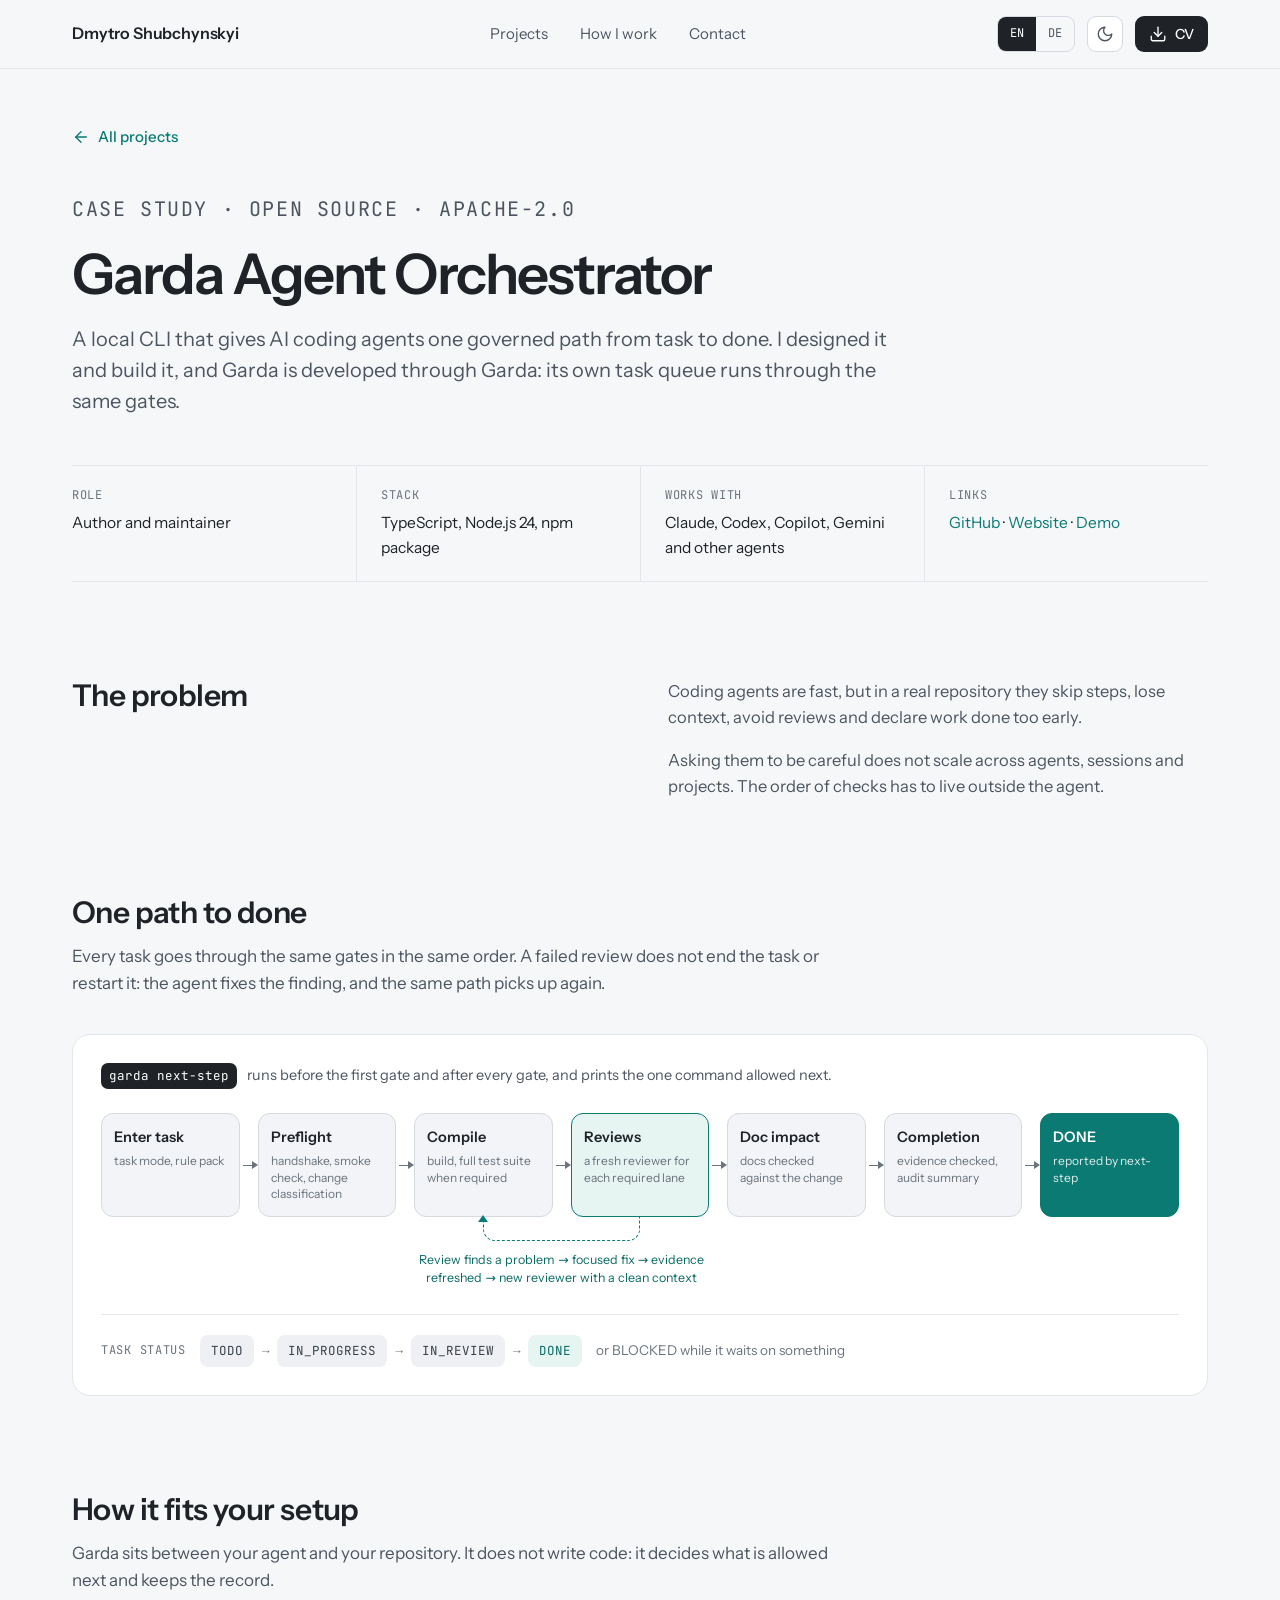
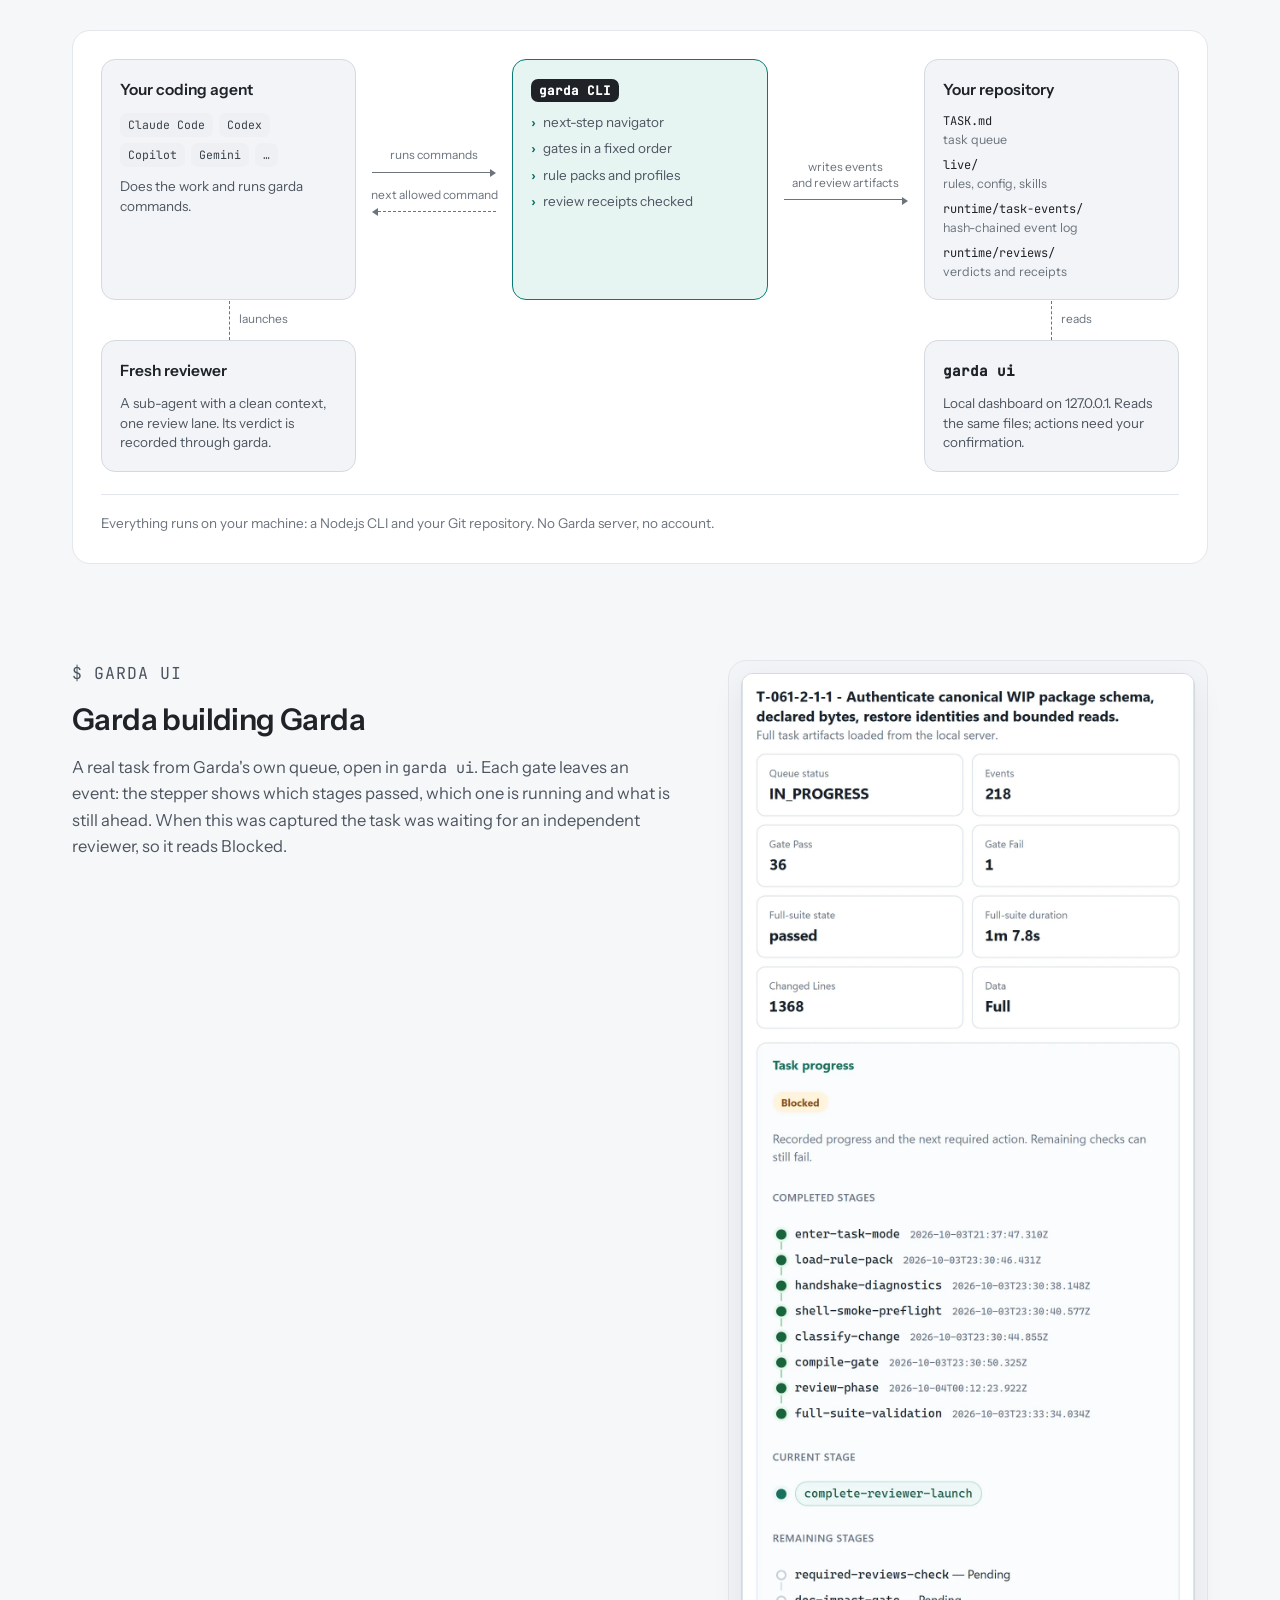
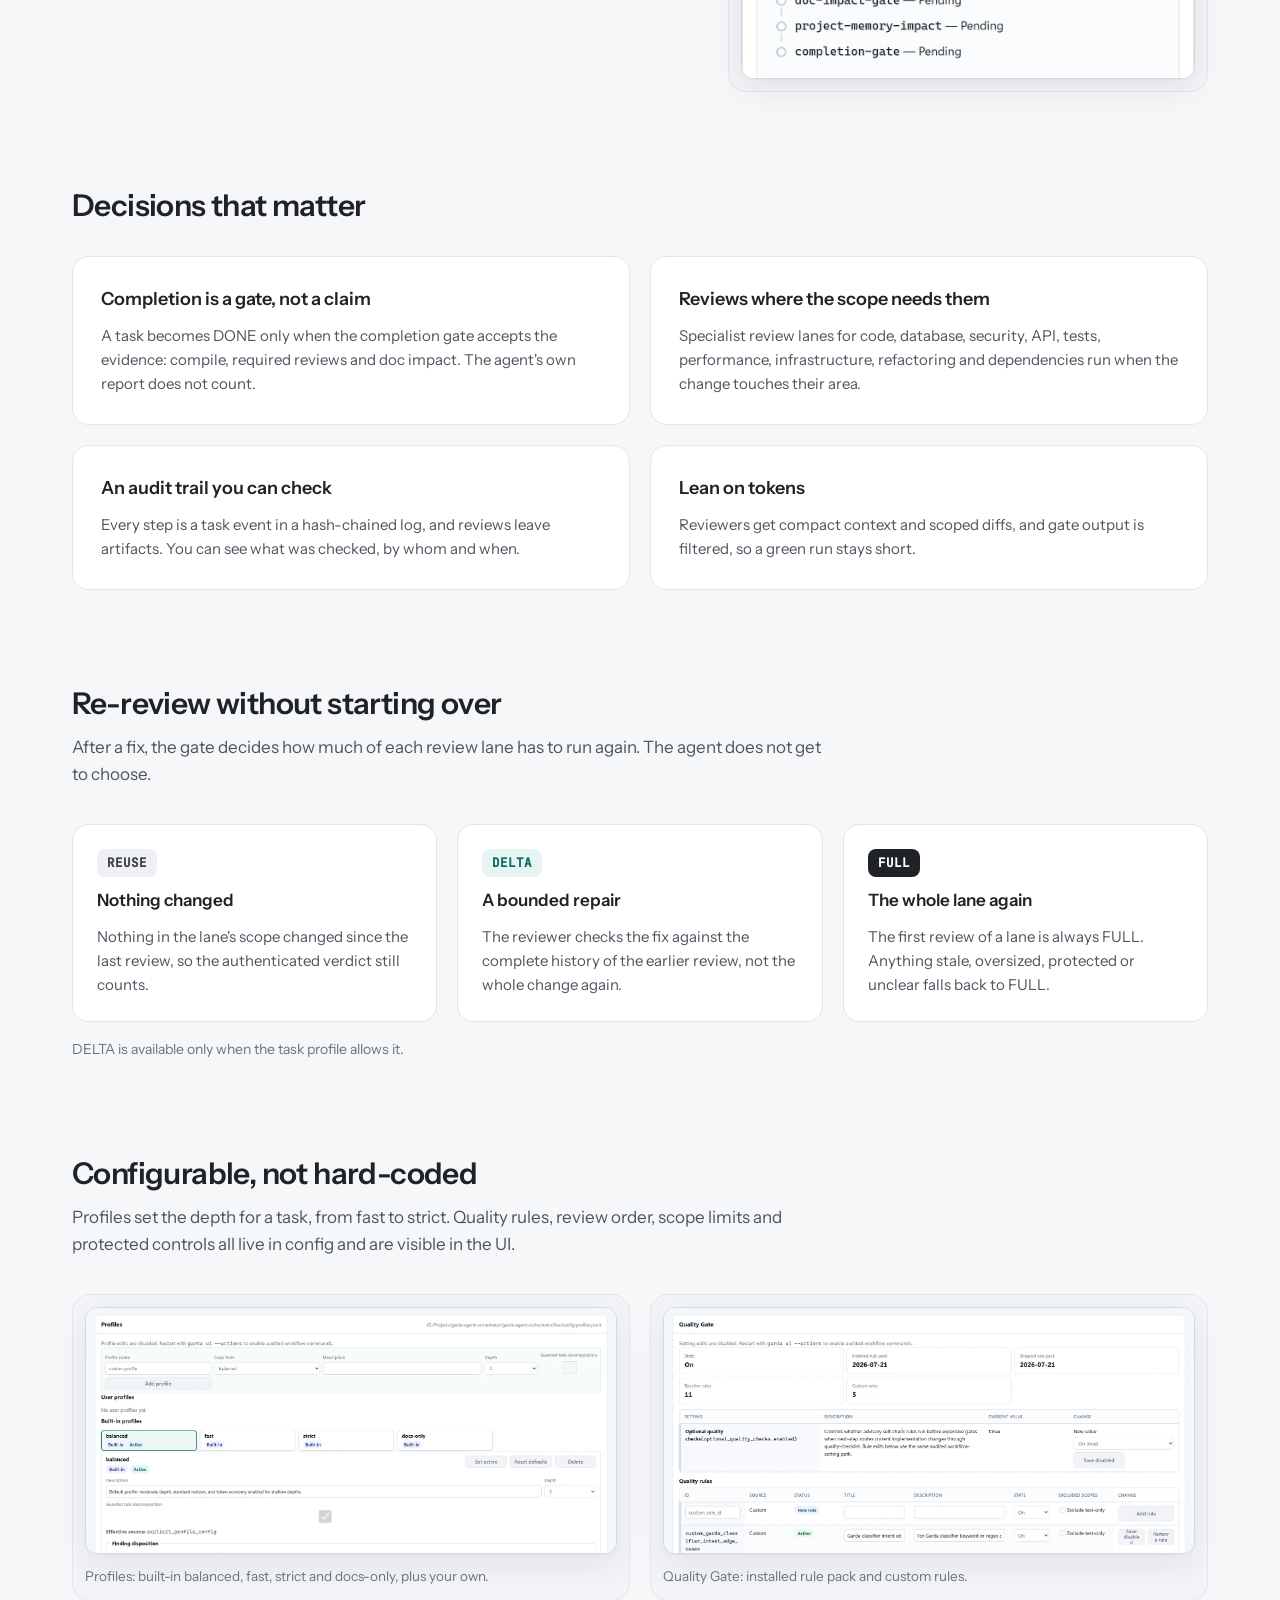
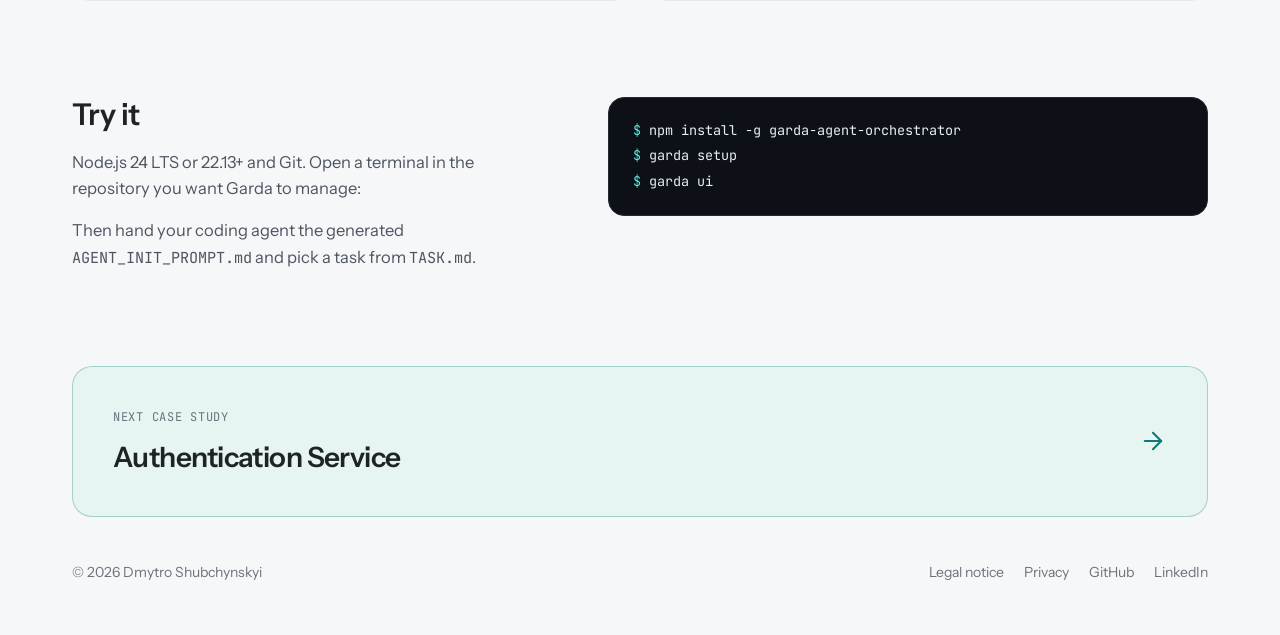
<file: projects/garda/index.html>
<!doctype html>
<html lang="en">
<head>
<meta charset="utf-8">
<meta name="viewport" content="width=device-width, initial-scale=1">
<title>Garda Agent Orchestrator · Case study · Dmytro Shubchynskyi</title>
<meta name="description" content="Case study: Garda Agent Orchestrator, an open-source CLI that gives AI coding agents a governed path from task to done, with mandatory gates, required reviews and an audit trail.">
<meta name="author" content="Dmytro Shubchynskyi">
<link rel="canonical" href="https://shubchynskyi.pp.ua/projects/garda/">
<link rel="alternate" hreflang="en" href="https://shubchynskyi.pp.ua/projects/garda/">
<link rel="alternate" hreflang="de" href="https://shubchynskyi.pp.ua/de/projects/garda/">
<link rel="alternate" hreflang="x-default" href="https://shubchynskyi.pp.ua/projects/garda/">
<meta name="theme-color" content="#f6f7f9" media="(prefers-color-scheme: light)">
<meta name="theme-color" content="#0b0f14" media="(prefers-color-scheme: dark)">
<link rel="icon" href="/img/favicon.svg" type="image/svg+xml">
<link rel="icon" href="/img/favicon.ico" sizes="any">
<link rel="apple-touch-icon" href="/img/apple-touch-icon.png">
<link rel="preload" href="/fonts/instrument-sans-latin.woff2" as="font" type="font/woff2" crossorigin>
<link rel="stylesheet" href="/css/site.css">
<meta property="og:type" content="website">
<meta property="og:site_name" content="Dmytro Shubchynskyi">
<meta property="og:locale" content="en_US">
<meta property="og:locale:alternate" content="de_DE">
<meta property="og:url" content="https://shubchynskyi.pp.ua/projects/garda/">
<meta property="og:title" content="Garda Agent Orchestrator · Case study · Dmytro Shubchynskyi">
<meta property="og:description" content="Case study: Garda Agent Orchestrator, an open-source CLI that gives AI coding agents a governed path from task to done, with mandatory gates, required reviews and an audit trail.">
<meta property="og:image" content="https://shubchynskyi.pp.ua/img/og-garda-en.jpg">
<meta property="og:image:width" content="1200">
<meta property="og:image:height" content="630">
<meta property="og:image:alt" content="Garda Agent Orchestrator case study: a garda ui task with gate counters and passed full suite">
<meta name="twitter:card" content="summary_large_image">
<meta name="twitter:title" content="Garda Agent Orchestrator · Case study · Dmytro Shubchynskyi">
<meta name="twitter:description" content="Case study: Garda Agent Orchestrator, an open-source CLI that gives AI coding agents a governed path from task to done, with mandatory gates, required reviews and an audit trail.">
<meta name="twitter:image" content="https://shubchynskyi.pp.ua/img/og-garda-en.jpg">
<meta name="twitter:image:alt" content="Garda Agent Orchestrator case study: a garda ui task with gate counters and passed full suite">
<script>(function(){try{var t=localStorage.getItem('theme');if(t==='light'||t==='dark')document.documentElement.setAttribute('data-theme',t);}catch(e){}})();</script>
<script src="/js/site.js" defer></script>
</head>
<body>
<a class="skip-link" href="#main">Skip to content</a>
<header class="site-header">
<div class="container">
<a class="brand" href="/">Dmytro Shubchynskyi</a>
<nav class="site-nav" aria-label="Main">
<a href="/#projects">Projects</a>
<a href="/#how">How I work</a>
<a href="/#contact">Contact</a>
</nav>
<div class="header-actions">
<div class="lang-switch" role="group" aria-label="Language">
<a href="/projects/garda/" hreflang="en" lang="en" data-lang-link="en" aria-current="true">EN</a>
<a href="/de/projects/garda/" hreflang="de" lang="de" data-lang-link="de">DE</a>
</div>
<button class="icon-button theme-toggle" type="button" data-theme-toggle aria-label="Switch between light and dark theme"><svg class="icon icon-moon" viewBox="0 0 24 24" aria-hidden="true" focusable="false"><path d="M12 3a6 6 0 0 0 9 9 9 9 0 1 1-9-9Z"/></svg><svg class="icon icon-sun" viewBox="0 0 24 24" aria-hidden="true" focusable="false"><circle cx="12" cy="12" r="4"/><path d="M12 2v2M12 20v2M4.93 4.93l1.41 1.41M17.66 17.66l1.41 1.41M2 12h2M20 12h2M6.34 17.66l-1.41 1.41M19.07 4.93l-1.41 1.41"/></svg></button>
<a class="cv-button" href="/cv/Dmytro-Shubchynskyi-CV-EN.pdf" aria-label="Download CV (PDF)"><svg class="icon" viewBox="0 0 24 24" aria-hidden="true" focusable="false"><path d="M21 15v4a2 2 0 0 1-2 2H5a2 2 0 0 1-2-2v-4"/><path d="m7 10 5 5 5-5"/><path d="M12 15V3"/></svg><span>CV</span></a>
<details class="menu">
<summary class="icon-button" aria-label="Menu"><svg class="icon" viewBox="0 0 24 24" aria-hidden="true" focusable="false"><path d="M4 6h16M4 12h16M4 18h16"/></svg></summary>
<nav class="menu-panel" aria-label="Menu">
<a href="/#projects">Projects</a>
<a href="/#how">How I work</a>
<a href="/#contact">Contact</a>
<a href="/cv/Dmytro-Shubchynskyi-CV-EN.pdf">Download CV (PDF)</a>
</nav>
</details>
</div>
</div>
</header>
<main id="main">
<section class="container" aria-labelledby="case-title">
<a class="back-link" href="/#projects"><svg class="icon" viewBox="0 0 24 24" aria-hidden="true" focusable="false"><path d="m12 19-7-7 7-7"/><path d="M19 12H5"/></svg><span>All projects</span></a>
<div class="case-hero">
<p class="eyebrow">Case study · Open source · Apache-2.0</p>
<h1 id="case-title">Garda Agent Orchestrator</h1>
<p>A local CLI that gives AI coding agents one governed path from task to done. I designed it and build it, and Garda is developed through Garda: its own task queue runs through the same gates.</p>
</div>
<dl class="case-meta"><div><dt class="label">Role</dt><dd>Author and maintainer</dd></div><div><dt class="label">Stack</dt><dd>TypeScript, Node.js 24, npm package</dd></div><div><dt class="label">Works with</dt><dd>Claude, Codex, Copilot, Gemini and other agents</dd></div><div><dt class="label">Links</dt><dd><a href="https://github.com/Garda-Studio/garda-agent-orchestrator">GitHub</a> · <a href="https://garda-studio.com/products/cli">Website</a> · <a href="https://www.youtube.com/watch?v=1J74BDu1sEI">Demo</a></dd></div></dl>
</section>

<section class="container case-section" aria-labelledby="problem-title">
<div class="split">
<div class="split-text">
<h2 id="problem-title">The problem</h2>
</div>
<div class="split-text">
<p>Coding agents are fast, but in a real repository they skip steps, lose context, avoid reviews and declare work done too early.</p><p>Asking them to be careful does not scale across agents, sessions and projects. The order of checks has to live outside the agent.</p>
</div>
</div>
</section>

<section class="container case-section" aria-labelledby="path-title">
<h2 id="path-title">One path to done</h2>
<p class="case-lead">Every task goes through the same gates in the same order. A failed review does not end the task or restart it: the agent fixes the finding, and the same path picks up again.</p>
<figure class="diagram">
<p class="flow-nav"><code>garda next-step</code> runs before the first gate and after every gate, and prints the one command allowed next.</p>
<ol class="flow"><li><b>Enter task</b><small>task mode, rule pack</small></li><li><b>Preflight</b><small>handshake, smoke check, change classification</small></li><li><b>Compile</b><small>build, full test suite when required</small></li><li class="is-review"><b>Reviews</b><small>a fresh reviewer for each required lane</small><span class="flow-loop-inline" aria-hidden="true">Review finds a problem → focused fix → evidence refreshed → new reviewer with a clean context</span></li><li><b>Doc impact</b><small>docs checked against the change</small></li><li><b>Completion</b><small>evidence checked, audit summary</small></li><li class="is-done"><b>DONE</b><small>reported by next-step</small></li></ol>
<div class="flow-loop-row"><p class="flow-loop">Review finds a problem → focused fix → evidence refreshed → new reviewer with a clean context</p></div>
<div class="flow-status"><span class="label">Task status</span><ol class="pipeline"><li>TODO</li><li class="sep" aria-hidden="true">→</li><li>IN_PROGRESS</li><li class="sep" aria-hidden="true">→</li><li>IN_REVIEW</li><li class="sep" aria-hidden="true">→</li><li class="done">DONE</li></ol><span>or BLOCKED while it waits on something</span></div>
</figure>
</section>

<section class="container case-section" aria-labelledby="fit-title">
<h2 id="fit-title">How it fits your setup</h2>
<p class="case-lead">Garda sits between your agent and your repository. It does not write code: it decides what is allowed next and keeps the record.</p>
<figure class="diagram">
<div class="arch">
<div class="arch-box"><h3>Your coding agent</h3><div class="chips"><span>Claude Code</span><span>Codex</span><span>Copilot</span><span>Gemini</span><span>…</span></div><p>Does the work and runs garda commands.</p></div>
<div class="arch-link" aria-hidden="true"><span>runs commands</span><span class="back">next allowed command</span></div>
<div class="arch-box arch-cli"><h3><code>garda CLI</code></h3><ul><li>next-step navigator</li><li>gates in a fixed order</li><li>rule packs and profiles</li><li>review receipts checked</li></ul></div>
<div class="arch-link" aria-hidden="true"><span>writes events<br>and review artifacts</span></div>
<div class="arch-box arch-repo"><h3>Your repository</h3><ul><li><code>TASK.md</code><span>task queue</span></li><li><code>live/</code><span>rules, config, skills</span></li><li><code>runtime/task-events/</code><span>hash-chained event log</span></li><li><code>runtime/reviews/</code><span>verdicts and receipts</span></li></ul></div>
<div class="arch-box arch-below c1" data-link="launches"><h3>Fresh reviewer</h3><p>A sub-agent with a clean context, one review lane. Its verdict is recorded through garda.</p></div>
<div class="arch-box arch-below c5" data-link="reads"><h3><code>garda ui</code></h3><p>Local dashboard on 127.0.0.1. Reads the same files; actions need your confirmation.</p></div>
</div>
<p class="arch-note">Everything runs on your machine: a Node.js CLI and your Git repository. No Garda server, no account.</p>
</figure>
</section>

<section class="container case-section" aria-labelledby="self-title">
<div class="split">
<div class="split-text">
<p class="label">$ garda ui</p>
<h2 id="self-title">Garda building Garda</h2>
<p>A real task from Garda's own queue, open in <code>garda ui</code>. Each gate leaves an event: the stepper shows which stages passed, which one is running and what is still ahead. When this was captured the task was waiting for an independent reviewer, so it reads Blocked.</p>
</div>
<figure class="split-media shot-frame narrow">
<img class="shot only-light" src="/img/projects/garda-ui-overview-light.webp" width="1058" height="2352" alt="Garda UI task detail: counters for events, passed and failed gates, full-suite result and changed lines, followed by completed, current and remaining stages" loading="lazy" decoding="async">
<img class="shot only-dark" src="/img/projects/garda-ui-overview-dark.webp" width="1058" height="2352" alt="Garda UI task detail: counters for events, passed and failed gates, full-suite result and changed lines, followed by completed, current and remaining stages" loading="lazy" decoding="async">
</figure>
</div>
</section>

<section class="container case-section" aria-labelledby="decisions-title">
<h2 id="decisions-title" style="margin-bottom: 32px">Decisions that matter</h2>
<div class="tiles"><div class="tile"><h3>Completion is a gate, not a claim</h3><p>A task becomes DONE only when the completion gate accepts the evidence: compile, required reviews and doc impact. The agent's own report does not count.</p></div><div class="tile"><h3>Reviews where the scope needs them</h3><p>Specialist review lanes for code, database, security, API, tests, performance, infrastructure, refactoring and dependencies run when the change touches their area.</p></div><div class="tile"><h3>An audit trail you can check</h3><p>Every step is a task event in a hash-chained log, and reviews leave artifacts. You can see what was checked, by whom and when.</p></div><div class="tile"><h3>Lean on tokens</h3><p>Reviewers get compact context and scoped diffs, and gate output is filtered, so a green run stays short.</p></div></div>
</section>

<section class="container case-section" aria-labelledby="modes-title">
<h2 id="modes-title">Re-review without starting over</h2>
<p class="case-lead">After a fix, the gate decides how much of each review lane has to run again. The agent does not get to choose.</p>
<div class="modes"><div class="mode"><span class="mode-tag ">REUSE</span><h3>Nothing changed</h3><p>Nothing in the lane's scope changed since the last review, so the authenticated verdict still counts.</p></div><div class="mode"><span class="mode-tag delta">DELTA</span><h3>A bounded repair</h3><p>The reviewer checks the fix against the complete history of the earlier review, not the whole change again.</p></div><div class="mode"><span class="mode-tag full">FULL</span><h3>The whole lane again</h3><p>The first review of a lane is always FULL. Anything stale, oversized, protected or unclear falls back to FULL.</p></div></div><p class="modes-note">DELTA is available only when the task profile allows it.</p>
</section>

<section class="container case-section" aria-labelledby="config-title">
<h2 id="config-title">Configurable, not hard-coded</h2>
<p class="case-lead">Profiles set the depth for a task, from fast to strict. Quality rules, review order, scope limits and protected controls all live in config and are visible in the UI.</p>
<div class="tiles">
<figure class="split-media shot-frame">
<img class="shot only-light" src="/img/projects/garda-ui-profiles-light.webp" width="1600" height="739" alt="Garda UI Profiles tab with the built-in balanced, fast, strict and docs-only profiles" loading="lazy" decoding="async">
<img class="shot only-dark" src="/img/projects/garda-ui-profiles-dark.webp" width="1600" height="739" alt="Garda UI Profiles tab with the built-in balanced, fast, strict and docs-only profiles" loading="lazy" decoding="async">
<figcaption>Profiles: built-in balanced, fast, strict and docs-only, plus your own.</figcaption>
</figure>
<figure class="split-media shot-frame">
<img class="shot only-light" src="/img/projects/garda-ui-quality-gate-light.webp" width="1600" height="739" alt="Garda UI Quality Gate tab with the rule pack state and custom quality rules" loading="lazy" decoding="async">
<img class="shot only-dark" src="/img/projects/garda-ui-quality-gate-dark.webp" width="1600" height="739" alt="Garda UI Quality Gate tab with the rule pack state and custom quality rules" loading="lazy" decoding="async">
<figcaption>Quality Gate: installed rule pack and custom rules.</figcaption>
</figure>
</div>
</section>

<section class="container case-section" aria-labelledby="try-title">
<div class="split">
<div class="split-text">
<h2 id="try-title">Try it</h2>
<p>Node.js 24 LTS or 22.13+ and Git. Open a terminal in the repository you want Garda to manage:</p>
<p>Then hand your coding agent the generated <code>AGENT_INIT_PROMPT.md</code> and pick a task from <code>TASK.md</code>.</p>
</div>
<div class="split-media">
<div class="terminal"><div><span class="prompt">$</span> npm install -g garda-agent-orchestrator</div><div><span class="prompt">$</span> garda setup</div><div><span class="prompt">$</span> garda ui</div></div>
</div>
</div>
</section>

<section class="container case-section" aria-label="Next case study">
<a class="next-case" href="/projects/auth-service/"><span><span class="label">Next case study</span><strong>Authentication Service</strong></span><svg class="icon" viewBox="0 0 24 24" aria-hidden="true" focusable="false"><path d="M5 12h14"/><path d="m12 5 7 7-7 7"/></svg></a>
</section>
</main>
<footer class="site-footer">
<div class="container">
<span>© 2026 Dmytro Shubchynskyi</span>
<nav class="footer-links" aria-label="Legal"><a href="/legal-notice/">Legal notice</a><a href="/privacy/">Privacy</a><a href="https://github.com/Shubchynskyi">GitHub</a><a href="https://www.linkedin.com/in/shubchynskyi/">LinkedIn</a></nav>
</div>
</footer>
</body>
</html>
</file>
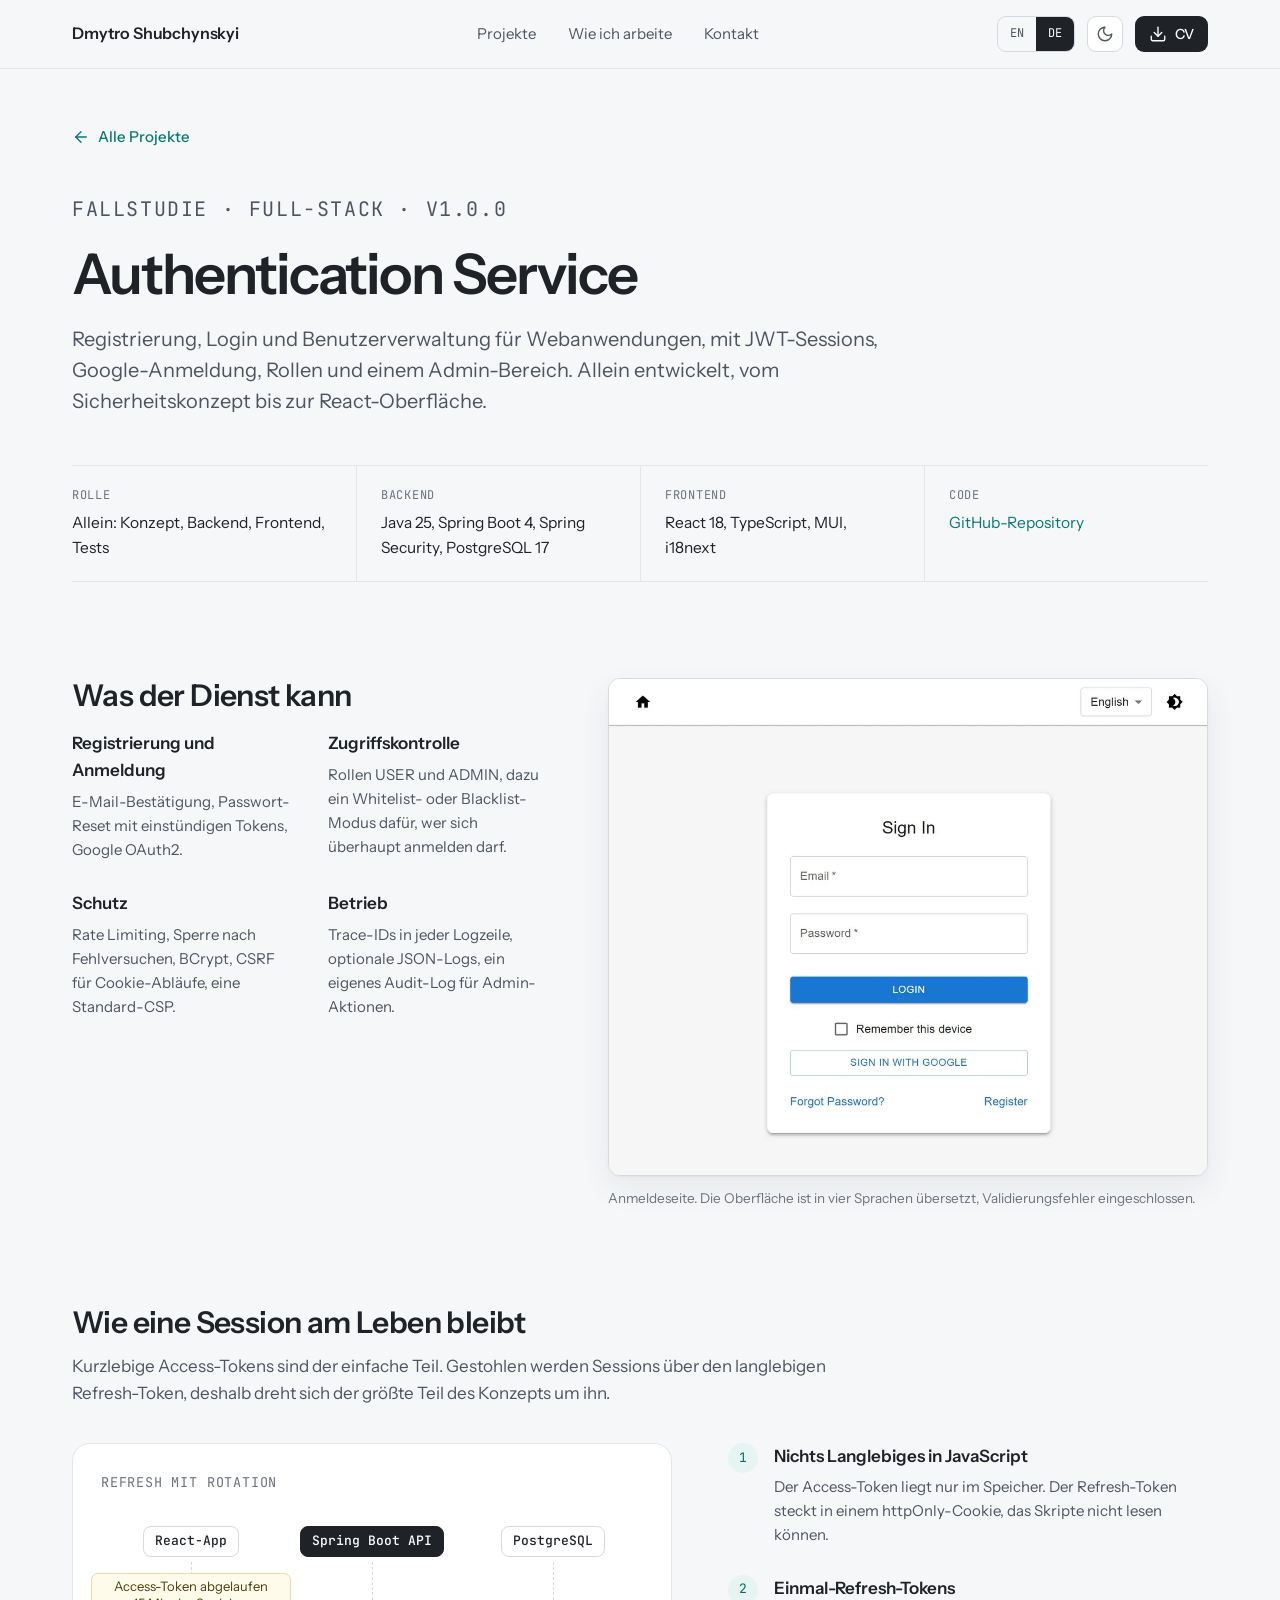
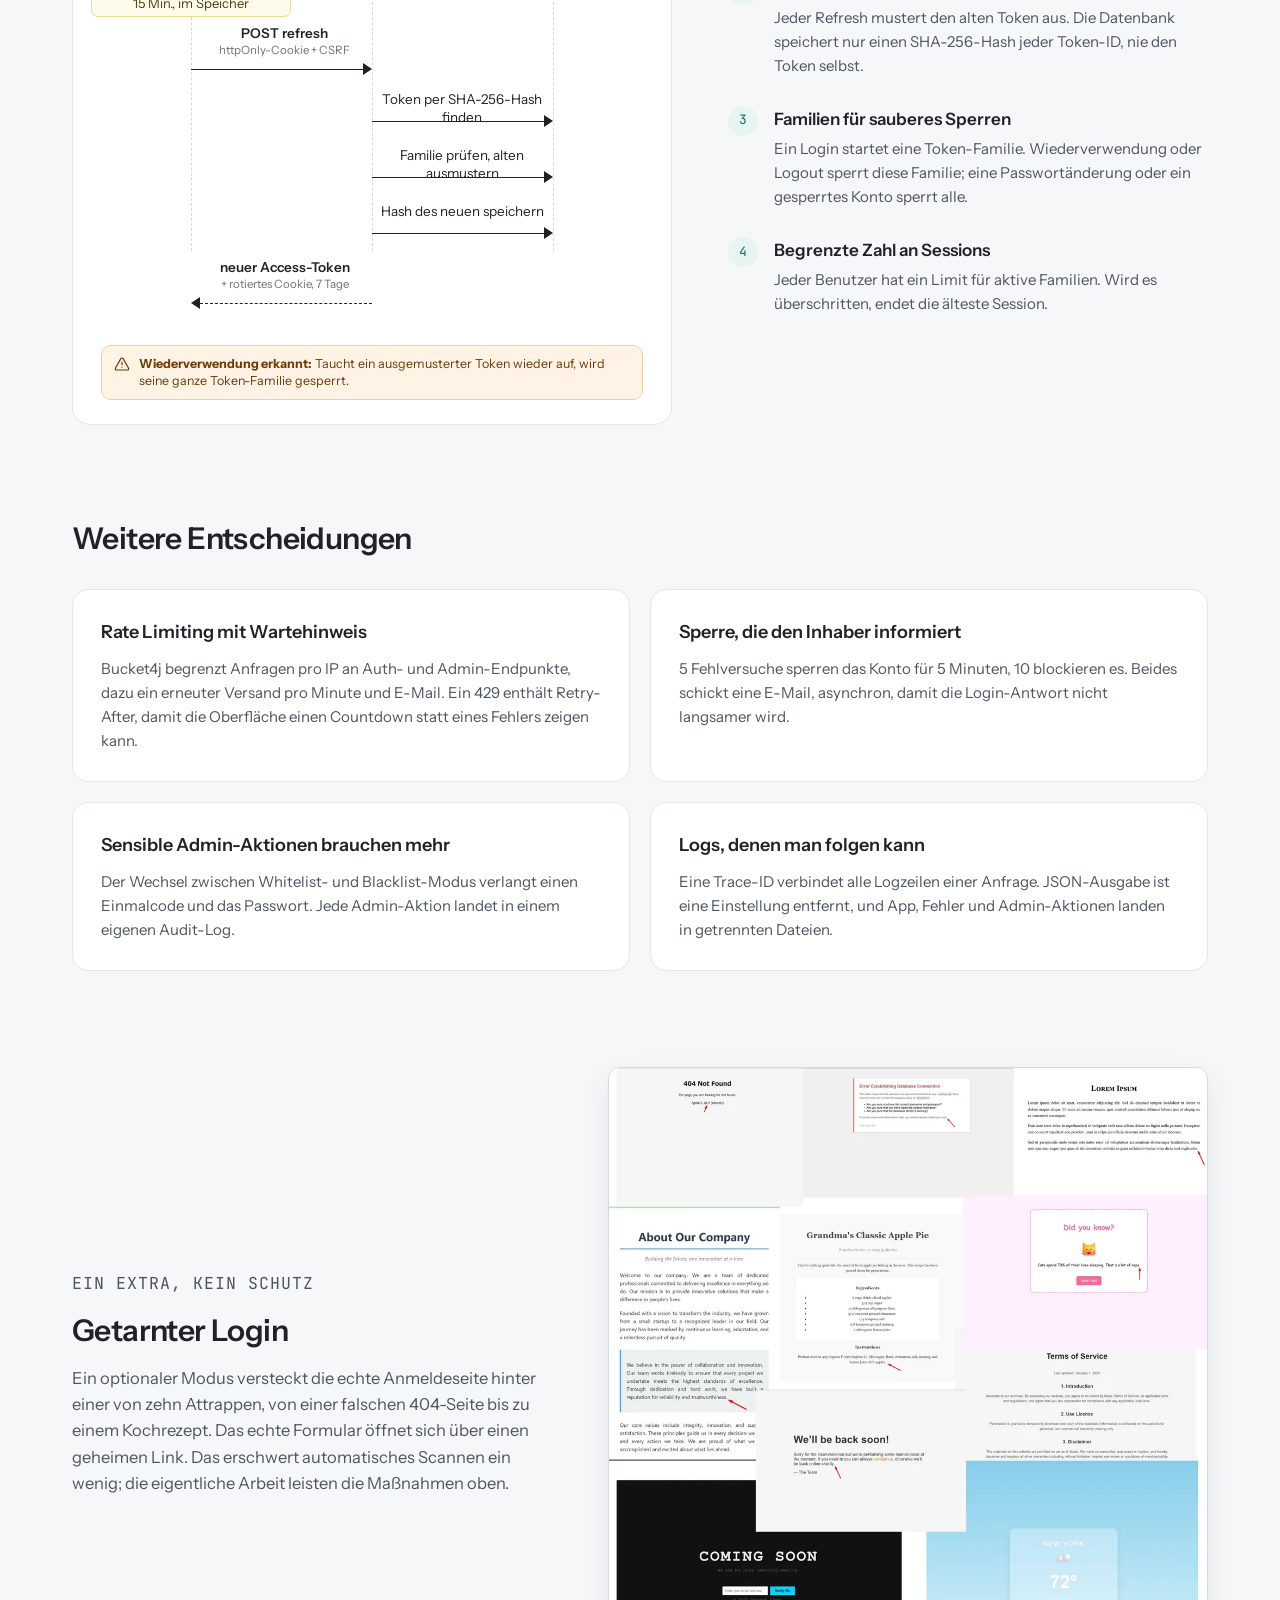
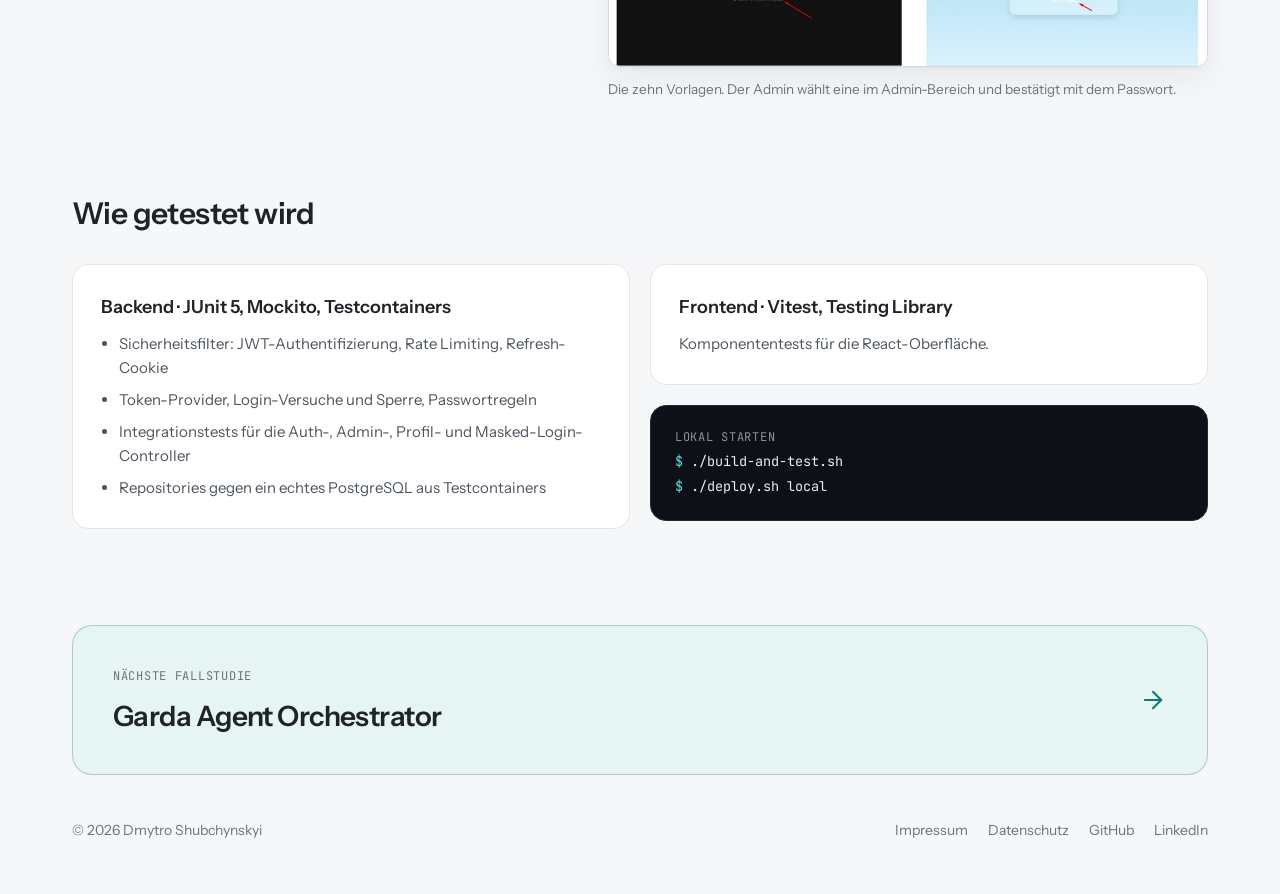
<file: de/projects/auth-service/index.html>
<!doctype html>
<html lang="de">
<head>
<meta charset="utf-8">
<meta name="viewport" content="width=device-width, initial-scale=1">
<title>Authentication Service · Fallstudie · Dmytro Shubchynskyi</title>
<meta name="description" content="Fallstudie: ein Authentifizierungsdienst mit Spring Boot und React, rotierenden Refresh-Tokens, Token-Familien, Rate Limiting und Integrationstests mit Testcontainers.">
<meta name="author" content="Dmytro Shubchynskyi">
<link rel="canonical" href="https://shubchynskyi.pp.ua/de/projects/auth-service/">
<link rel="alternate" hreflang="en" href="https://shubchynskyi.pp.ua/projects/auth-service/">
<link rel="alternate" hreflang="de" href="https://shubchynskyi.pp.ua/de/projects/auth-service/">
<link rel="alternate" hreflang="x-default" href="https://shubchynskyi.pp.ua/projects/auth-service/">
<meta name="theme-color" content="#f6f7f9" media="(prefers-color-scheme: light)">
<meta name="theme-color" content="#0b0f14" media="(prefers-color-scheme: dark)">
<link rel="icon" href="/img/favicon.svg" type="image/svg+xml">
<link rel="icon" href="/img/favicon.ico" sizes="any">
<link rel="apple-touch-icon" href="/img/apple-touch-icon.png">
<link rel="preload" href="/fonts/instrument-sans-latin.woff2" as="font" type="font/woff2" crossorigin>
<link rel="stylesheet" href="/css/site.css">
<meta property="og:type" content="website">
<meta property="og:site_name" content="Dmytro Shubchynskyi">
<meta property="og:locale" content="de_DE">
<meta property="og:locale:alternate" content="en_US">
<meta property="og:url" content="https://shubchynskyi.pp.ua/de/projects/auth-service/">
<meta property="og:title" content="Authentication Service · Fallstudie · Dmytro Shubchynskyi">
<meta property="og:description" content="Fallstudie: ein Authentifizierungsdienst mit Spring Boot und React, rotierenden Refresh-Tokens, Token-Familien, Rate Limiting und Integrationstests mit Testcontainers.">
<meta property="og:image" content="https://shubchynskyi.pp.ua/img/og-auth-de.jpg">
<meta property="og:image:width" content="1200">
<meta property="og:image:height" content="630">
<meta property="og:image:alt" content="Fallstudie Authentication Service: Sequenzdiagramm der Refresh-Token-Rotation">
<meta name="twitter:card" content="summary_large_image">
<meta name="twitter:title" content="Authentication Service · Fallstudie · Dmytro Shubchynskyi">
<meta name="twitter:description" content="Fallstudie: ein Authentifizierungsdienst mit Spring Boot und React, rotierenden Refresh-Tokens, Token-Familien, Rate Limiting und Integrationstests mit Testcontainers.">
<meta name="twitter:image" content="https://shubchynskyi.pp.ua/img/og-auth-de.jpg">
<meta name="twitter:image:alt" content="Fallstudie Authentication Service: Sequenzdiagramm der Refresh-Token-Rotation">
<script>(function(){try{var t=localStorage.getItem('theme');if(t==='light'||t==='dark')document.documentElement.setAttribute('data-theme',t);}catch(e){}})();</script>
<script src="/js/site.js" defer></script>
</head>
<body>
<a class="skip-link" href="#main">Zum Inhalt springen</a>
<header class="site-header">
<div class="container">
<a class="brand" href="/de/">Dmytro Shubchynskyi</a>
<nav class="site-nav" aria-label="Hauptnavigation">
<a href="/de/#projects">Projekte</a>
<a href="/de/#how">Wie ich arbeite</a>
<a href="/de/#contact">Kontakt</a>
</nav>
<div class="header-actions">
<div class="lang-switch" role="group" aria-label="Sprache">
<a href="/projects/auth-service/" hreflang="en" lang="en" data-lang-link="en">EN</a>
<a href="/de/projects/auth-service/" hreflang="de" lang="de" data-lang-link="de" aria-current="true">DE</a>
</div>
<button class="icon-button theme-toggle" type="button" data-theme-toggle aria-label="Zwischen hellem und dunklem Design wechseln"><svg class="icon icon-moon" viewBox="0 0 24 24" aria-hidden="true" focusable="false"><path d="M12 3a6 6 0 0 0 9 9 9 9 0 1 1-9-9Z"/></svg><svg class="icon icon-sun" viewBox="0 0 24 24" aria-hidden="true" focusable="false"><circle cx="12" cy="12" r="4"/><path d="M12 2v2M12 20v2M4.93 4.93l1.41 1.41M17.66 17.66l1.41 1.41M2 12h2M20 12h2M6.34 17.66l-1.41 1.41M19.07 4.93l-1.41 1.41"/></svg></button>
<a class="cv-button" href="/cv/Dmytro-Shubchynskyi-Lebenslauf-DE.pdf" aria-label="Lebenslauf herunterladen (PDF)"><svg class="icon" viewBox="0 0 24 24" aria-hidden="true" focusable="false"><path d="M21 15v4a2 2 0 0 1-2 2H5a2 2 0 0 1-2-2v-4"/><path d="m7 10 5 5 5-5"/><path d="M12 15V3"/></svg><span>CV</span></a>
<details class="menu">
<summary class="icon-button" aria-label="Menü"><svg class="icon" viewBox="0 0 24 24" aria-hidden="true" focusable="false"><path d="M4 6h16M4 12h16M4 18h16"/></svg></summary>
<nav class="menu-panel" aria-label="Menü">
<a href="/de/#projects">Projekte</a>
<a href="/de/#how">Wie ich arbeite</a>
<a href="/de/#contact">Kontakt</a>
<a href="/cv/Dmytro-Shubchynskyi-Lebenslauf-DE.pdf">Lebenslauf herunterladen (PDF)</a>
</nav>
</details>
</div>
</div>
</header>
<main id="main">
<section class="container" aria-labelledby="case-title">
<a class="back-link" href="/de/#projects"><svg class="icon" viewBox="0 0 24 24" aria-hidden="true" focusable="false"><path d="m12 19-7-7 7-7"/><path d="M19 12H5"/></svg><span>Alle Projekte</span></a>
<div class="case-hero">
<p class="eyebrow">Fallstudie · Full-Stack · v1.0.0</p>
<h1 id="case-title">Authentication Service</h1>
<p>Registrierung, Login und Benutzerverwaltung für Webanwendungen, mit JWT-Sessions, Google-Anmeldung, Rollen und einem Admin-Bereich. Allein entwickelt, vom Sicherheitskonzept bis zur React-Oberfläche.</p>
</div>
<dl class="case-meta"><div><dt class="label">Rolle</dt><dd>Allein: Konzept, Backend, Frontend, Tests</dd></div><div><dt class="label">Backend</dt><dd>Java 25, Spring Boot 4, Spring Security, PostgreSQL 17</dd></div><div><dt class="label">Frontend</dt><dd>React 18, TypeScript, MUI, i18next</dd></div><div><dt class="label">Code</dt><dd><a href="https://github.com/Shubchynskyi/Authentication-service">GitHub-Repository</a></dd></div></dl>
</section>

<section class="container case-section" aria-labelledby="what-title">
<div class="split">
<div class="split-text">
<h2 id="what-title">Was der Dienst kann</h2>
<div class="feature-grid"><div><h3>Registrierung und Anmeldung</h3><p>E-Mail-Bestätigung, Passwort-Reset mit einstündigen Tokens, Google OAuth2.</p></div><div><h3>Zugriffskontrolle</h3><p>Rollen USER und ADMIN, dazu ein Whitelist- oder Blacklist-Modus dafür, wer sich überhaupt anmelden darf.</p></div><div><h3>Schutz</h3><p>Rate Limiting, Sperre nach Fehlversuchen, BCrypt, CSRF für Cookie-Abläufe, eine Standard-CSP.</p></div><div><h3>Betrieb</h3><p>Trace-IDs in jeder Logzeile, optionale JSON-Logs, ein eigenes Audit-Log für Admin-Aktionen.</p></div></div>
</div>
<figure class="split-media">
<img class="shot" src="/img/projects/auth-login.webp" width="1100" height="912" alt="Die Anmeldeseite mit Feldern für E-Mail und Passwort, einer Schaltfläche für die Google-Anmeldung und Links zum Zurücksetzen des Passworts und zur Registrierung" loading="lazy" decoding="async">
<figcaption>Anmeldeseite. Die Oberfläche ist in vier Sprachen übersetzt, Validierungsfehler eingeschlossen.</figcaption>
</figure>
</div>
</section>

<section class="container case-section" aria-labelledby="session-title">
<h2 id="session-title">Wie eine Session am Leben bleibt</h2>
<p class="case-lead">Kurzlebige Access-Tokens sind der einfache Teil. Gestohlen werden Sessions über den langlebigen Refresh-Token, deshalb dreht sich der größte Teil des Konzepts um ihn.</p>
<div class="split">
<figure class="split-media diagram-card">
<figcaption class="label">Refresh mit Rotation</figcaption>
<div class="seq lg">
<div class="seq-lifeline l1"></div><div class="seq-lifeline l2"></div><div class="seq-lifeline l3"></div>
<div class="seq-lanes"><span>React-App</span><span class="server">Spring Boot API</span><span>PostgreSQL</span></div>
<div class="seq-row note"><div class="seq-note">Access-Token abgelaufen<br>15 Min., im Speicher</div></div>
<div class="seq-row tall"><div class="seq-label l12"><b>POST refresh</b><small>httpOnly-Cookie + CSRF</small></div><div class="seq-arrow a12"></div></div>
<div class="seq-row short"><div class="seq-label l23">Token per SHA-256-Hash finden</div><div class="seq-arrow a23"></div></div><div class="seq-row short"><div class="seq-label l23">Familie prüfen, alten ausmustern</div><div class="seq-arrow a23"></div></div><div class="seq-row short"><div class="seq-label l23">Hash des neuen speichern</div><div class="seq-arrow a23"></div></div>
<div class="seq-row tall"><div class="seq-label l12"><b>neuer Access-Token</b><small>+ rotiertes Cookie, 7 Tage</small></div><div class="seq-arrow a21"></div></div>
</div>
<ol class="seq-steps"><li><span class="lane">React → API</span><span>POST refresh mit httpOnly-Cookie und CSRF-Token</span></li><li><span class="lane">API → PostgreSQL</span><span>Token per SHA-256-Hash finden und rotieren</span></li><li><span class="lane">API → React</span><span>Neuer Access-Token und rotiertes Cookie für 7 Tage</span></li></ol>
<p class="seq-alert"><svg class="icon" viewBox="0 0 24 24" aria-hidden="true" focusable="false"><path d="m21.73 18-8-14a2 2 0 0 0-3.48 0l-8 14A2 2 0 0 0 4 21h16a2 2 0 0 0 1.73-3"/><path d="M12 9v4"/><path d="M12 17h.01"/></svg><span><b>Wiederverwendung erkannt:</b> Taucht ein ausgemusterter Token wieder auf, wird seine ganze Token-Familie gesperrt.</span></p>
</figure>
<ol class="steps split-text"><li><span class="num">1</span><div><h3>Nichts Langlebiges in JavaScript</h3><p>Der Access-Token liegt nur im Speicher. Der Refresh-Token steckt in einem httpOnly-Cookie, das Skripte nicht lesen können.</p></div></li><li><span class="num">2</span><div><h3>Einmal-Refresh-Tokens</h3><p>Jeder Refresh mustert den alten Token aus. Die Datenbank speichert nur einen SHA-256-Hash jeder Token-ID, nie den Token selbst.</p></div></li><li><span class="num">3</span><div><h3>Familien für sauberes Sperren</h3><p>Ein Login startet eine Token-Familie. Wiederverwendung oder Logout sperrt diese Familie; eine Passwortänderung oder ein gesperrtes Konto sperrt alle.</p></div></li><li><span class="num">4</span><div><h3>Begrenzte Zahl an Sessions</h3><p>Jeder Benutzer hat ein Limit für aktive Familien. Wird es überschritten, endet die älteste Session.</p></div></li></ol>
</div>
</section>

<section class="container case-section" aria-labelledby="other-title">
<h2 id="other-title" style="margin-bottom: 32px">Weitere Entscheidungen</h2>
<div class="tiles"><div class="tile"><h3>Rate Limiting mit Wartehinweis</h3><p>Bucket4j begrenzt Anfragen pro IP an Auth- und Admin-Endpunkte, dazu ein erneuter Versand pro Minute und E-Mail. Ein 429 enthält Retry-After, damit die Oberfläche einen Countdown statt eines Fehlers zeigen kann.</p></div><div class="tile"><h3>Sperre, die den Inhaber informiert</h3><p>5 Fehlversuche sperren das Konto für 5 Minuten, 10 blockieren es. Beides schickt eine E-Mail, asynchron, damit die Login-Antwort nicht langsamer wird.</p></div><div class="tile"><h3>Sensible Admin-Aktionen brauchen mehr</h3><p>Der Wechsel zwischen Whitelist- und Blacklist-Modus verlangt einen Einmalcode und das Passwort. Jede Admin-Aktion landet in einem eigenen Audit-Log.</p></div><div class="tile"><h3>Logs, denen man folgen kann</h3><p>Eine Trace-ID verbindet alle Logzeilen einer Anfrage. JSON-Ausgabe ist eine Einstellung entfernt, und App, Fehler und Admin-Aktionen landen in getrennten Dateien.</p></div></div>
</section>

<section class="container case-section" aria-labelledby="masked-title">
<div class="split" style="align-items: center">
<div class="split-text">
<p class="label">Ein Extra, kein Schutz</p>
<h2 id="masked-title">Getarnter Login</h2>
<p>Ein optionaler Modus versteckt die echte Anmeldeseite hinter einer von zehn Attrappen, von einer falschen 404-Seite bis zu einem Kochrezept. Das echte Formular öffnet sich über einen geheimen Link. Das erschwert automatisches Scannen ein wenig; die eigentliche Arbeit leisten die Maßnahmen oben.</p>
</div>
<figure class="split-media">
<img class="shot" src="/img/projects/auth-masked-login.webp" width="1100" height="1100" alt="Collage der zehn Attrappen: ein 404-Fehler, ein Datenbankfehler, Lorem ipsum, eine Über-uns-Seite, ein Apfelkuchenrezept, ein Katzenfakt, Nutzungsbedingungen, ein Wartungshinweis, eine Coming-soon-Seite und eine Wetterkarte" loading="lazy" decoding="async">
<figcaption>Die zehn Vorlagen. Der Admin wählt eine im Admin-Bereich und bestätigt mit dem Passwort.</figcaption>
</figure>
</div>
</section>

<section class="container case-section" aria-labelledby="tests-title">
<h2 id="tests-title" style="margin-bottom: 32px">Wie getestet wird</h2>
<div class="tiles">
<div class="tile"><h3>Backend · JUnit 5, Mockito, Testcontainers</h3><ul><li>Sicherheitsfilter: JWT-Authentifizierung, Rate Limiting, Refresh-Cookie</li><li>Token-Provider, Login-Versuche und Sperre, Passwortregeln</li><li>Integrationstests für die Auth-, Admin-, Profil- und Masked-Login-Controller</li><li>Repositories gegen ein echtes PostgreSQL aus Testcontainers</li></ul></div>
<div style="display: flex; flex-direction: column; gap: 20px">
<div class="tile"><h3>Frontend · Vitest, Testing Library</h3><p>Komponententests für die React-Oberfläche.</p></div>
<div class="terminal"><div class="label">Lokal starten</div><div><span class="prompt">$</span> ./build-and-test.sh</div><div><span class="prompt">$</span> ./deploy.sh local</div></div>
</div>
</div>
</section>

<section class="container case-section" aria-label="Nächste Fallstudie">
<a class="next-case" href="/de/projects/garda/"><span><span class="label">Nächste Fallstudie</span><strong>Garda Agent Orchestrator</strong></span><svg class="icon" viewBox="0 0 24 24" aria-hidden="true" focusable="false"><path d="M5 12h14"/><path d="m12 5 7 7-7 7"/></svg></a>
</section>
</main>
<footer class="site-footer">
<div class="container">
<span>© 2026 Dmytro Shubchynskyi</span>
<nav class="footer-links" aria-label="Rechtliches"><a href="/de/impressum/">Impressum</a><a href="/de/datenschutz/">Datenschutz</a><a href="https://github.com/Shubchynskyi">GitHub</a><a href="https://www.linkedin.com/in/shubchynskyi/">LinkedIn</a></nav>
</div>
</footer>
</body>
</html>
</file>
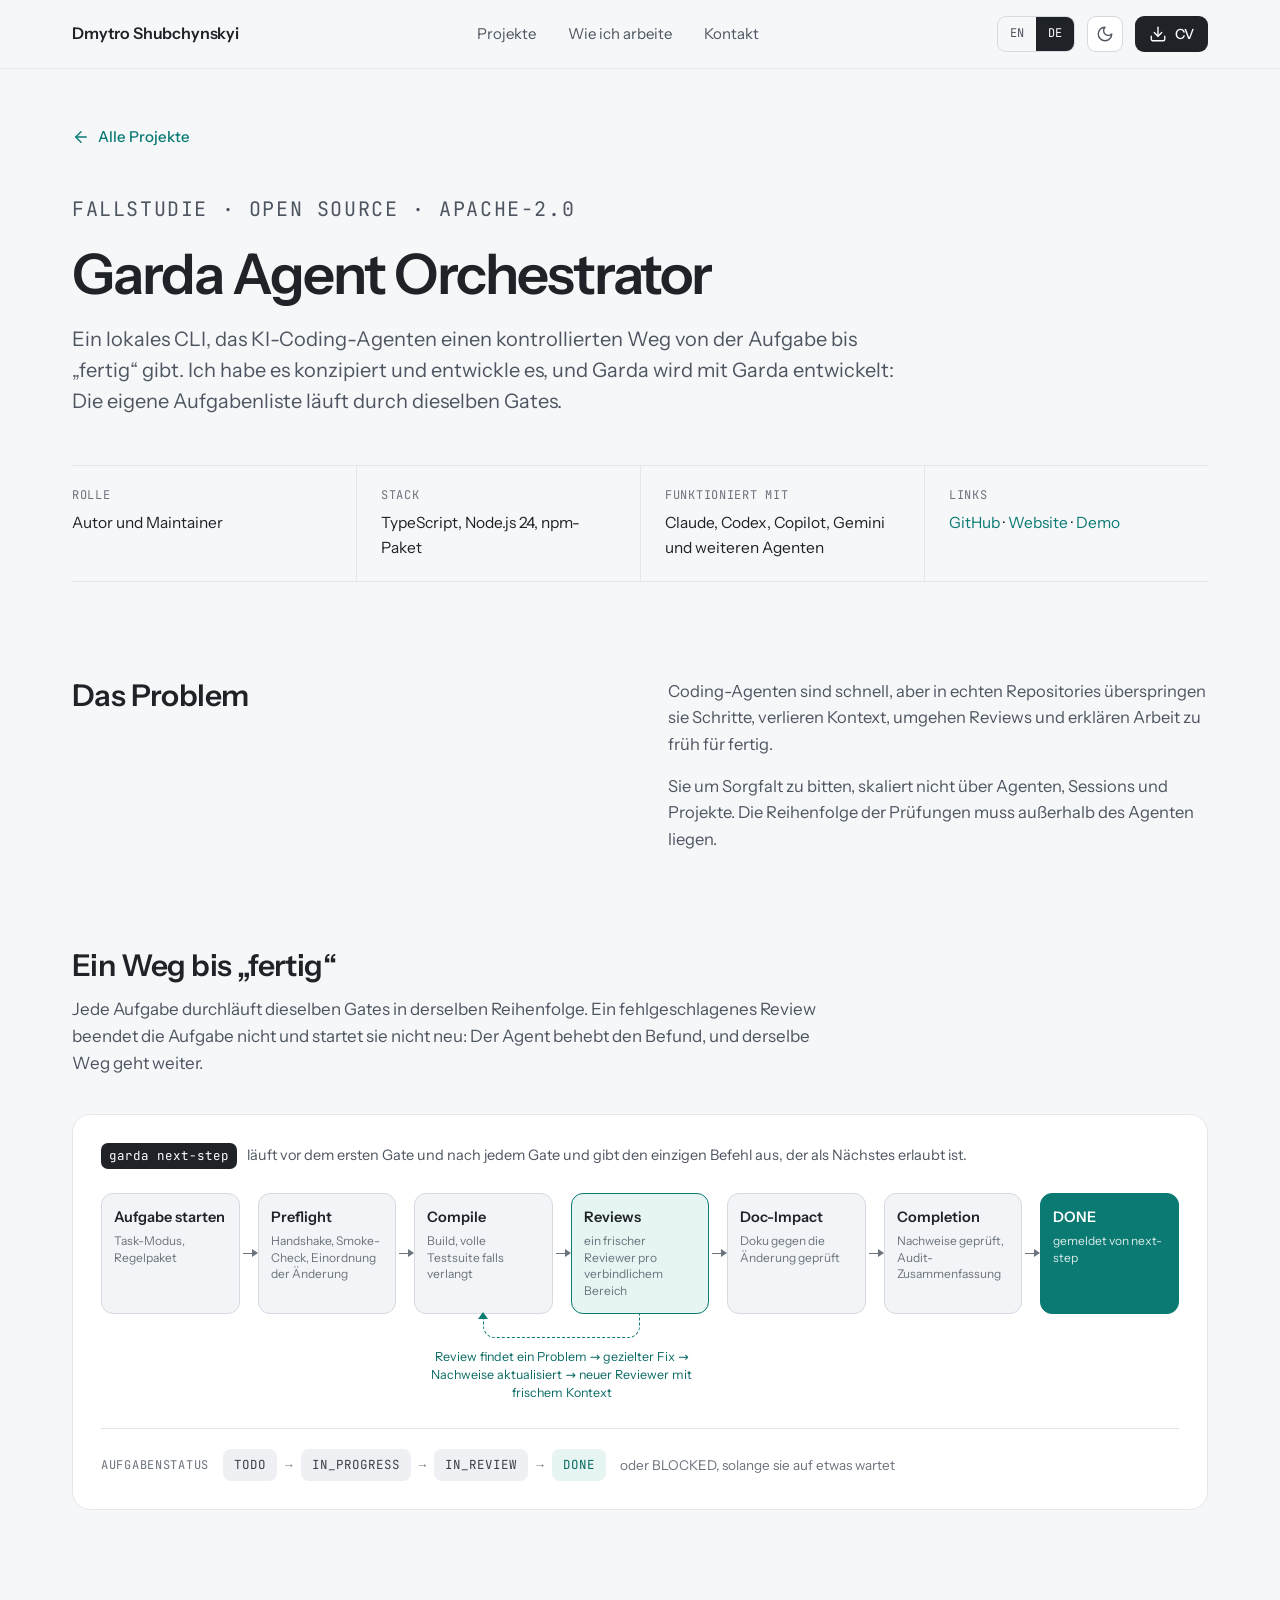
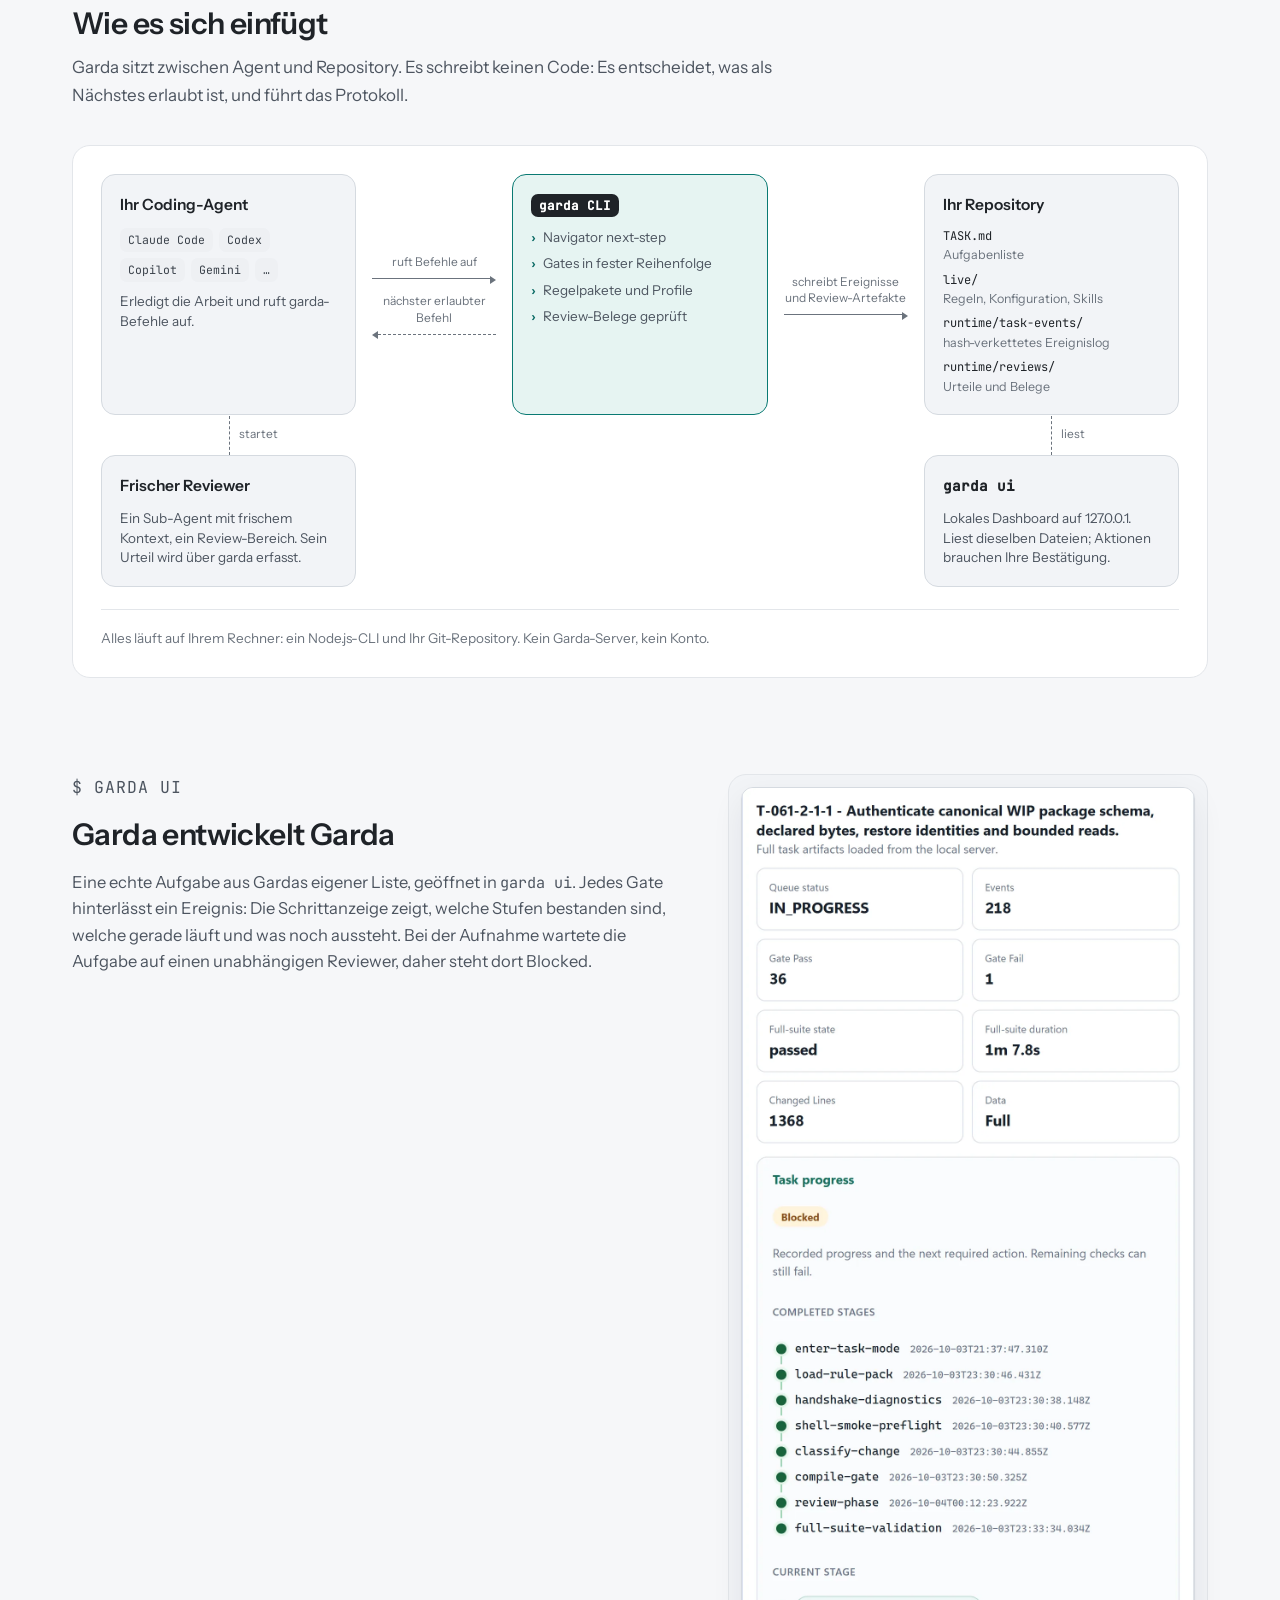
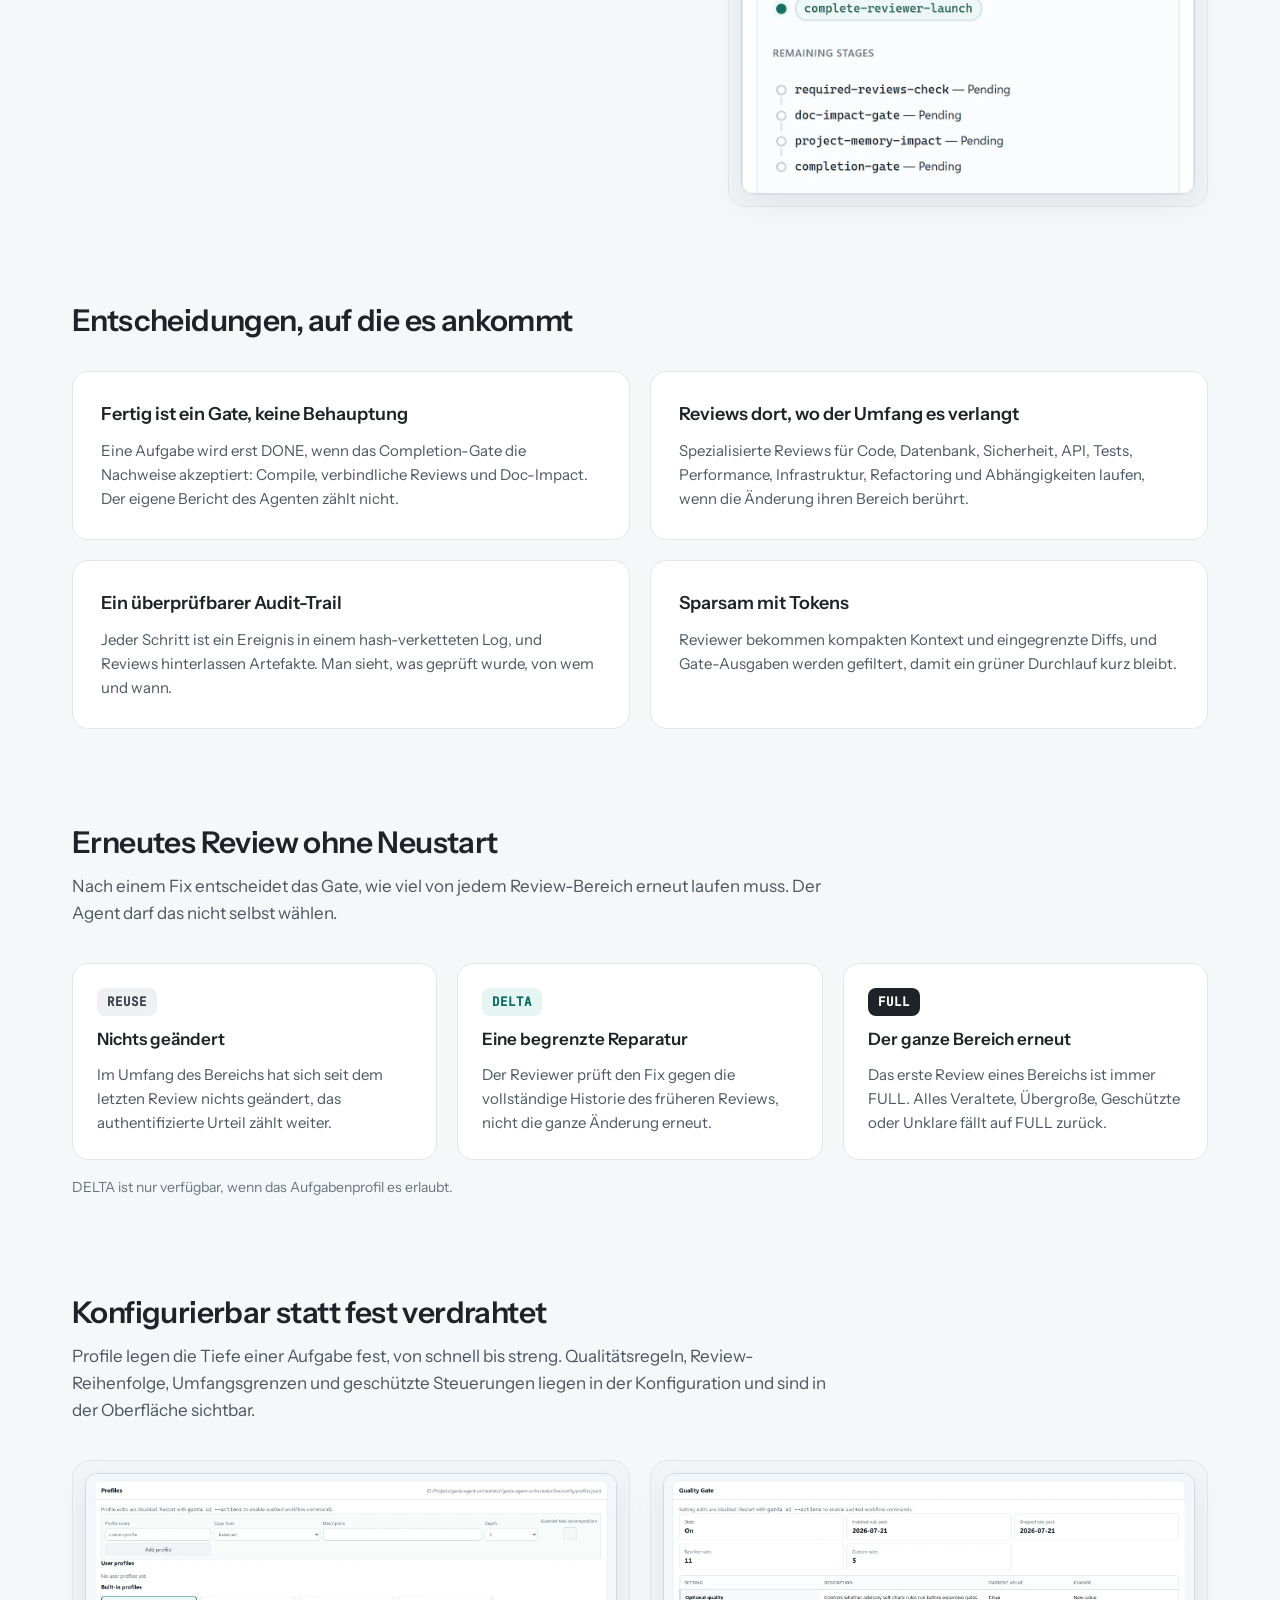
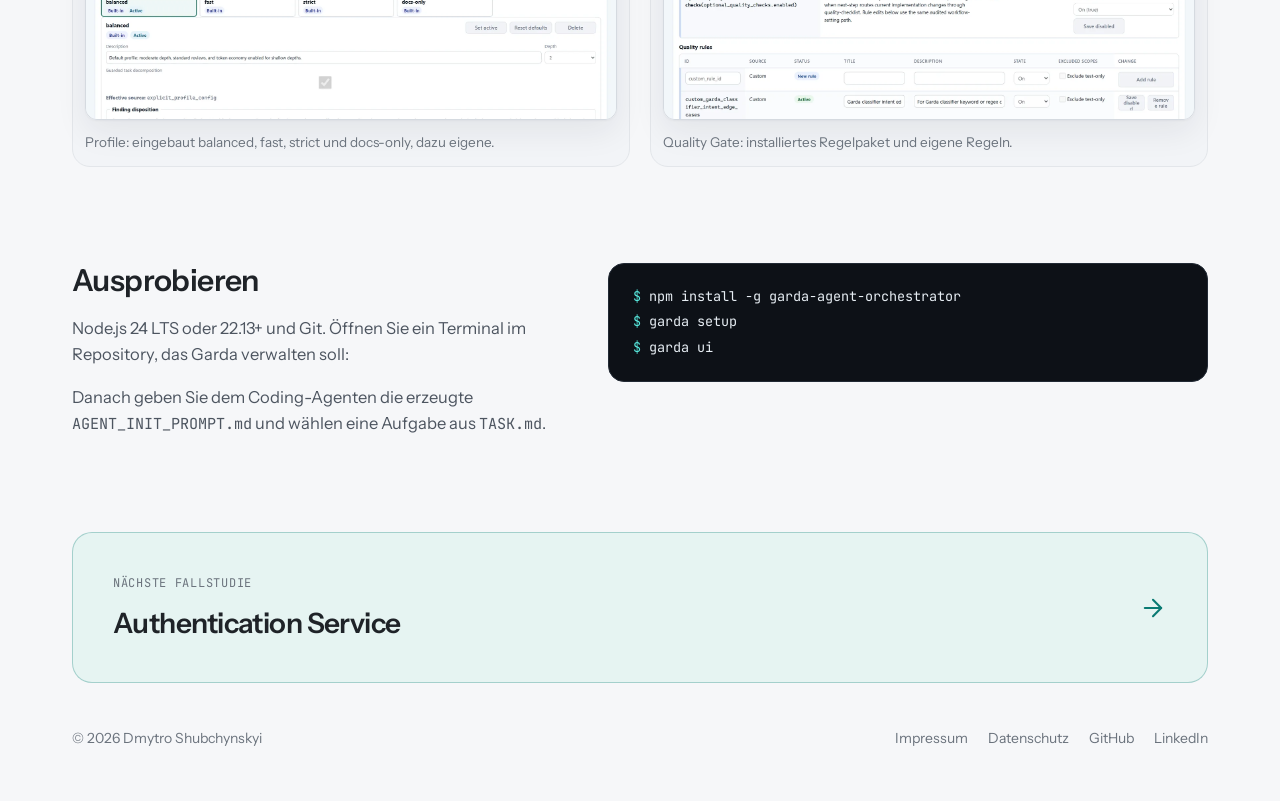
<file: de/projects/garda/index.html>
<!doctype html>
<html lang="de">
<head>
<meta charset="utf-8">
<meta name="viewport" content="width=device-width, initial-scale=1">
<title>Garda Agent Orchestrator · Fallstudie · Dmytro Shubchynskyi</title>
<meta name="description" content="Fallstudie: Garda Agent Orchestrator, ein Open-Source-CLI, das KI-Coding-Agenten einen kontrollierten Weg von der Aufgabe bis „fertig“ gibt, mit Pflicht-Gates, verbindlichen Reviews und Audit-Trail.">
<meta name="author" content="Dmytro Shubchynskyi">
<link rel="canonical" href="https://shubchynskyi.pp.ua/de/projects/garda/">
<link rel="alternate" hreflang="en" href="https://shubchynskyi.pp.ua/projects/garda/">
<link rel="alternate" hreflang="de" href="https://shubchynskyi.pp.ua/de/projects/garda/">
<link rel="alternate" hreflang="x-default" href="https://shubchynskyi.pp.ua/projects/garda/">
<meta name="theme-color" content="#f6f7f9" media="(prefers-color-scheme: light)">
<meta name="theme-color" content="#0b0f14" media="(prefers-color-scheme: dark)">
<link rel="icon" href="/img/favicon.svg" type="image/svg+xml">
<link rel="icon" href="/img/favicon.ico" sizes="any">
<link rel="apple-touch-icon" href="/img/apple-touch-icon.png">
<link rel="preload" href="/fonts/instrument-sans-latin.woff2" as="font" type="font/woff2" crossorigin>
<link rel="stylesheet" href="/css/site.css">
<meta property="og:type" content="website">
<meta property="og:site_name" content="Dmytro Shubchynskyi">
<meta property="og:locale" content="de_DE">
<meta property="og:locale:alternate" content="en_US">
<meta property="og:url" content="https://shubchynskyi.pp.ua/de/projects/garda/">
<meta property="og:title" content="Garda Agent Orchestrator · Fallstudie · Dmytro Shubchynskyi">
<meta property="og:description" content="Fallstudie: Garda Agent Orchestrator, ein Open-Source-CLI, das KI-Coding-Agenten einen kontrollierten Weg von der Aufgabe bis „fertig“ gibt, mit Pflicht-Gates, verbindlichen Reviews und Audit-Trail.">
<meta property="og:image" content="https://shubchynskyi.pp.ua/img/og-garda-de.jpg">
<meta property="og:image:width" content="1200">
<meta property="og:image:height" content="630">
<meta property="og:image:alt" content="Fallstudie Garda Agent Orchestrator: eine Aufgabe in garda ui mit Gate-Zählern und bestandener Testsuite">
<meta name="twitter:card" content="summary_large_image">
<meta name="twitter:title" content="Garda Agent Orchestrator · Fallstudie · Dmytro Shubchynskyi">
<meta name="twitter:description" content="Fallstudie: Garda Agent Orchestrator, ein Open-Source-CLI, das KI-Coding-Agenten einen kontrollierten Weg von der Aufgabe bis „fertig“ gibt, mit Pflicht-Gates, verbindlichen Reviews und Audit-Trail.">
<meta name="twitter:image" content="https://shubchynskyi.pp.ua/img/og-garda-de.jpg">
<meta name="twitter:image:alt" content="Fallstudie Garda Agent Orchestrator: eine Aufgabe in garda ui mit Gate-Zählern und bestandener Testsuite">
<script>(function(){try{var t=localStorage.getItem('theme');if(t==='light'||t==='dark')document.documentElement.setAttribute('data-theme',t);}catch(e){}})();</script>
<script src="/js/site.js" defer></script>
</head>
<body>
<a class="skip-link" href="#main">Zum Inhalt springen</a>
<header class="site-header">
<div class="container">
<a class="brand" href="/de/">Dmytro Shubchynskyi</a>
<nav class="site-nav" aria-label="Hauptnavigation">
<a href="/de/#projects">Projekte</a>
<a href="/de/#how">Wie ich arbeite</a>
<a href="/de/#contact">Kontakt</a>
</nav>
<div class="header-actions">
<div class="lang-switch" role="group" aria-label="Sprache">
<a href="/projects/garda/" hreflang="en" lang="en" data-lang-link="en">EN</a>
<a href="/de/projects/garda/" hreflang="de" lang="de" data-lang-link="de" aria-current="true">DE</a>
</div>
<button class="icon-button theme-toggle" type="button" data-theme-toggle aria-label="Zwischen hellem und dunklem Design wechseln"><svg class="icon icon-moon" viewBox="0 0 24 24" aria-hidden="true" focusable="false"><path d="M12 3a6 6 0 0 0 9 9 9 9 0 1 1-9-9Z"/></svg><svg class="icon icon-sun" viewBox="0 0 24 24" aria-hidden="true" focusable="false"><circle cx="12" cy="12" r="4"/><path d="M12 2v2M12 20v2M4.93 4.93l1.41 1.41M17.66 17.66l1.41 1.41M2 12h2M20 12h2M6.34 17.66l-1.41 1.41M19.07 4.93l-1.41 1.41"/></svg></button>
<a class="cv-button" href="/cv/Dmytro-Shubchynskyi-Lebenslauf-DE.pdf" aria-label="Lebenslauf herunterladen (PDF)"><svg class="icon" viewBox="0 0 24 24" aria-hidden="true" focusable="false"><path d="M21 15v4a2 2 0 0 1-2 2H5a2 2 0 0 1-2-2v-4"/><path d="m7 10 5 5 5-5"/><path d="M12 15V3"/></svg><span>CV</span></a>
<details class="menu">
<summary class="icon-button" aria-label="Menü"><svg class="icon" viewBox="0 0 24 24" aria-hidden="true" focusable="false"><path d="M4 6h16M4 12h16M4 18h16"/></svg></summary>
<nav class="menu-panel" aria-label="Menü">
<a href="/de/#projects">Projekte</a>
<a href="/de/#how">Wie ich arbeite</a>
<a href="/de/#contact">Kontakt</a>
<a href="/cv/Dmytro-Shubchynskyi-Lebenslauf-DE.pdf">Lebenslauf herunterladen (PDF)</a>
</nav>
</details>
</div>
</div>
</header>
<main id="main">
<section class="container" aria-labelledby="case-title">
<a class="back-link" href="/de/#projects"><svg class="icon" viewBox="0 0 24 24" aria-hidden="true" focusable="false"><path d="m12 19-7-7 7-7"/><path d="M19 12H5"/></svg><span>Alle Projekte</span></a>
<div class="case-hero">
<p class="eyebrow">Fallstudie · Open Source · Apache-2.0</p>
<h1 id="case-title">Garda Agent Orchestrator</h1>
<p>Ein lokales CLI, das KI-Coding-Agenten einen kontrollierten Weg von der Aufgabe bis „fertig“ gibt. Ich habe es konzipiert und entwickle es, und Garda wird mit Garda entwickelt: Die eigene Aufgabenliste läuft durch dieselben Gates.</p>
</div>
<dl class="case-meta"><div><dt class="label">Rolle</dt><dd>Autor und Maintainer</dd></div><div><dt class="label">Stack</dt><dd>TypeScript, Node.js 24, npm-Paket</dd></div><div><dt class="label">Funktioniert mit</dt><dd>Claude, Codex, Copilot, Gemini und weiteren Agenten</dd></div><div><dt class="label">Links</dt><dd><a href="https://github.com/Garda-Studio/garda-agent-orchestrator">GitHub</a> · <a href="https://garda-studio.com/products/cli">Website</a> · <a href="https://www.youtube.com/watch?v=1J74BDu1sEI">Demo</a></dd></div></dl>
</section>

<section class="container case-section" aria-labelledby="problem-title">
<div class="split">
<div class="split-text">
<h2 id="problem-title">Das Problem</h2>
</div>
<div class="split-text">
<p>Coding-Agenten sind schnell, aber in echten Repositories überspringen sie Schritte, verlieren Kontext, umgehen Reviews und erklären Arbeit zu früh für fertig.</p><p>Sie um Sorgfalt zu bitten, skaliert nicht über Agenten, Sessions und Projekte. Die Reihenfolge der Prüfungen muss außerhalb des Agenten liegen.</p>
</div>
</div>
</section>

<section class="container case-section" aria-labelledby="path-title">
<h2 id="path-title">Ein Weg bis „fertig“</h2>
<p class="case-lead">Jede Aufgabe durchläuft dieselben Gates in derselben Reihenfolge. Ein fehlgeschlagenes Review beendet die Aufgabe nicht und startet sie nicht neu: Der Agent behebt den Befund, und derselbe Weg geht weiter.</p>
<figure class="diagram">
<p class="flow-nav"><code>garda next-step</code> läuft vor dem ersten Gate und nach jedem Gate und gibt den einzigen Befehl aus, der als Nächstes erlaubt ist.</p>
<ol class="flow"><li><b>Aufgabe starten</b><small>Task-Modus, Regelpaket</small></li><li><b>Preflight</b><small>Handshake, Smoke-Check, Einordnung der Änderung</small></li><li><b>Compile</b><small>Build, volle Testsuite falls verlangt</small></li><li class="is-review"><b>Reviews</b><small>ein frischer Reviewer pro verbindlichem Bereich</small><span class="flow-loop-inline" aria-hidden="true">Review findet ein Problem → gezielter Fix → Nachweise aktualisiert → neuer Reviewer mit frischem Kontext</span></li><li><b>Doc-Impact</b><small>Doku gegen die Änderung geprüft</small></li><li><b>Completion</b><small>Nachweise geprüft, Audit-Zusammenfassung</small></li><li class="is-done"><b>DONE</b><small>gemeldet von next-step</small></li></ol>
<div class="flow-loop-row"><p class="flow-loop">Review findet ein Problem → gezielter Fix → Nachweise aktualisiert → neuer Reviewer mit frischem Kontext</p></div>
<div class="flow-status"><span class="label">Aufgabenstatus</span><ol class="pipeline"><li>TODO</li><li class="sep" aria-hidden="true">→</li><li>IN_PROGRESS</li><li class="sep" aria-hidden="true">→</li><li>IN_REVIEW</li><li class="sep" aria-hidden="true">→</li><li class="done">DONE</li></ol><span>oder BLOCKED, solange sie auf etwas wartet</span></div>
</figure>
</section>

<section class="container case-section" aria-labelledby="fit-title">
<h2 id="fit-title">Wie es sich einfügt</h2>
<p class="case-lead">Garda sitzt zwischen Agent und Repository. Es schreibt keinen Code: Es entscheidet, was als Nächstes erlaubt ist, und führt das Protokoll.</p>
<figure class="diagram">
<div class="arch">
<div class="arch-box"><h3>Ihr Coding-Agent</h3><div class="chips"><span>Claude Code</span><span>Codex</span><span>Copilot</span><span>Gemini</span><span>…</span></div><p>Erledigt die Arbeit und ruft garda-Befehle auf.</p></div>
<div class="arch-link" aria-hidden="true"><span>ruft Befehle auf</span><span class="back">nächster erlaubter Befehl</span></div>
<div class="arch-box arch-cli"><h3><code>garda CLI</code></h3><ul><li>Navigator next-step</li><li>Gates in fester Reihenfolge</li><li>Regelpakete und Profile</li><li>Review-Belege geprüft</li></ul></div>
<div class="arch-link" aria-hidden="true"><span>schreibt Ereignisse<br>und Review-Artefakte</span></div>
<div class="arch-box arch-repo"><h3>Ihr Repository</h3><ul><li><code>TASK.md</code><span>Aufgabenliste</span></li><li><code>live/</code><span>Regeln, Konfiguration, Skills</span></li><li><code>runtime/task-events/</code><span>hash-verkettetes Ereignislog</span></li><li><code>runtime/reviews/</code><span>Urteile und Belege</span></li></ul></div>
<div class="arch-box arch-below c1" data-link="startet"><h3>Frischer Reviewer</h3><p>Ein Sub-Agent mit frischem Kontext, ein Review-Bereich. Sein Urteil wird über garda erfasst.</p></div>
<div class="arch-box arch-below c5" data-link="liest"><h3><code>garda ui</code></h3><p>Lokales Dashboard auf 127.0.0.1. Liest dieselben Dateien; Aktionen brauchen Ihre Bestätigung.</p></div>
</div>
<p class="arch-note">Alles läuft auf Ihrem Rechner: ein Node.js-CLI und Ihr Git-Repository. Kein Garda-Server, kein Konto.</p>
</figure>
</section>

<section class="container case-section" aria-labelledby="self-title">
<div class="split">
<div class="split-text">
<p class="label">$ garda ui</p>
<h2 id="self-title">Garda entwickelt Garda</h2>
<p>Eine echte Aufgabe aus Gardas eigener Liste, geöffnet in <code>garda ui</code>. Jedes Gate hinterlässt ein Ereignis: Die Schrittanzeige zeigt, welche Stufen bestanden sind, welche gerade läuft und was noch aussteht. Bei der Aufnahme wartete die Aufgabe auf einen unabhängigen Reviewer, daher steht dort Blocked.</p>
</div>
<figure class="split-media shot-frame narrow">
<img class="shot only-light" src="/img/projects/garda-ui-overview-light.webp" width="1058" height="2352" alt="Garda UI mit Aufgabendetails: Zähler für Ereignisse, bestandene und fehlgeschlagene Gates, Ergebnis der Testsuite und geänderte Zeilen, darunter abgeschlossene, aktuelle und verbleibende Stufen" loading="lazy" decoding="async">
<img class="shot only-dark" src="/img/projects/garda-ui-overview-dark.webp" width="1058" height="2352" alt="Garda UI mit Aufgabendetails: Zähler für Ereignisse, bestandene und fehlgeschlagene Gates, Ergebnis der Testsuite und geänderte Zeilen, darunter abgeschlossene, aktuelle und verbleibende Stufen" loading="lazy" decoding="async">
</figure>
</div>
</section>

<section class="container case-section" aria-labelledby="decisions-title">
<h2 id="decisions-title" style="margin-bottom: 32px">Entscheidungen, auf die es ankommt</h2>
<div class="tiles"><div class="tile"><h3>Fertig ist ein Gate, keine Behauptung</h3><p>Eine Aufgabe wird erst DONE, wenn das Completion-Gate die Nachweise akzeptiert: Compile, verbindliche Reviews und Doc-Impact. Der eigene Bericht des Agenten zählt nicht.</p></div><div class="tile"><h3>Reviews dort, wo der Umfang es verlangt</h3><p>Spezialisierte Reviews für Code, Datenbank, Sicherheit, API, Tests, Performance, Infrastruktur, Refactoring und Abhängigkeiten laufen, wenn die Änderung ihren Bereich berührt.</p></div><div class="tile"><h3>Ein überprüfbarer Audit-Trail</h3><p>Jeder Schritt ist ein Ereignis in einem hash-verketteten Log, und Reviews hinterlassen Artefakte. Man sieht, was geprüft wurde, von wem und wann.</p></div><div class="tile"><h3>Sparsam mit Tokens</h3><p>Reviewer bekommen kompakten Kontext und eingegrenzte Diffs, und Gate-Ausgaben werden gefiltert, damit ein grüner Durchlauf kurz bleibt.</p></div></div>
</section>

<section class="container case-section" aria-labelledby="modes-title">
<h2 id="modes-title">Erneutes Review ohne Neustart</h2>
<p class="case-lead">Nach einem Fix entscheidet das Gate, wie viel von jedem Review-Bereich erneut laufen muss. Der Agent darf das nicht selbst wählen.</p>
<div class="modes"><div class="mode"><span class="mode-tag ">REUSE</span><h3>Nichts geändert</h3><p>Im Umfang des Bereichs hat sich seit dem letzten Review nichts geändert, das authentifizierte Urteil zählt weiter.</p></div><div class="mode"><span class="mode-tag delta">DELTA</span><h3>Eine begrenzte Reparatur</h3><p>Der Reviewer prüft den Fix gegen die vollständige Historie des früheren Reviews, nicht die ganze Änderung erneut.</p></div><div class="mode"><span class="mode-tag full">FULL</span><h3>Der ganze Bereich erneut</h3><p>Das erste Review eines Bereichs ist immer FULL. Alles Veraltete, Übergroße, Geschützte oder Unklare fällt auf FULL zurück.</p></div></div><p class="modes-note">DELTA ist nur verfügbar, wenn das Aufgabenprofil es erlaubt.</p>
</section>

<section class="container case-section" aria-labelledby="config-title">
<h2 id="config-title">Konfigurierbar statt fest verdrahtet</h2>
<p class="case-lead">Profile legen die Tiefe einer Aufgabe fest, von schnell bis streng. Qualitätsregeln, Review-Reihenfolge, Umfangsgrenzen und geschützte Steuerungen liegen in der Konfiguration und sind in der Oberfläche sichtbar.</p>
<div class="tiles">
<figure class="split-media shot-frame">
<img class="shot only-light" src="/img/projects/garda-ui-profiles-light.webp" width="1600" height="739" alt="Garda UI, Reiter Profile mit den eingebauten Profilen balanced, fast, strict und docs-only" loading="lazy" decoding="async">
<img class="shot only-dark" src="/img/projects/garda-ui-profiles-dark.webp" width="1600" height="739" alt="Garda UI, Reiter Profile mit den eingebauten Profilen balanced, fast, strict und docs-only" loading="lazy" decoding="async">
<figcaption>Profile: eingebaut balanced, fast, strict und docs-only, dazu eigene.</figcaption>
</figure>
<figure class="split-media shot-frame">
<img class="shot only-light" src="/img/projects/garda-ui-quality-gate-light.webp" width="1600" height="739" alt="Garda UI, Reiter Quality Gate mit dem Stand des Regelpakets und eigenen Qualitätsregeln" loading="lazy" decoding="async">
<img class="shot only-dark" src="/img/projects/garda-ui-quality-gate-dark.webp" width="1600" height="739" alt="Garda UI, Reiter Quality Gate mit dem Stand des Regelpakets und eigenen Qualitätsregeln" loading="lazy" decoding="async">
<figcaption>Quality Gate: installiertes Regelpaket und eigene Regeln.</figcaption>
</figure>
</div>
</section>

<section class="container case-section" aria-labelledby="try-title">
<div class="split">
<div class="split-text">
<h2 id="try-title">Ausprobieren</h2>
<p>Node.js 24 LTS oder 22.13+ und Git. Öffnen Sie ein Terminal im Repository, das Garda verwalten soll:</p>
<p>Danach geben Sie dem Coding-Agenten die erzeugte <code>AGENT_INIT_PROMPT.md</code> und wählen eine Aufgabe aus <code>TASK.md</code>.</p>
</div>
<div class="split-media">
<div class="terminal"><div><span class="prompt">$</span> npm install -g garda-agent-orchestrator</div><div><span class="prompt">$</span> garda setup</div><div><span class="prompt">$</span> garda ui</div></div>
</div>
</div>
</section>

<section class="container case-section" aria-label="Nächste Fallstudie">
<a class="next-case" href="/de/projects/auth-service/"><span><span class="label">Nächste Fallstudie</span><strong>Authentication Service</strong></span><svg class="icon" viewBox="0 0 24 24" aria-hidden="true" focusable="false"><path d="M5 12h14"/><path d="m12 5 7 7-7 7"/></svg></a>
</section>
</main>
<footer class="site-footer">
<div class="container">
<span>© 2026 Dmytro Shubchynskyi</span>
<nav class="footer-links" aria-label="Rechtliches"><a href="/de/impressum/">Impressum</a><a href="/de/datenschutz/">Datenschutz</a><a href="https://github.com/Shubchynskyi">GitHub</a><a href="https://www.linkedin.com/in/shubchynskyi/">LinkedIn</a></nav>
</div>
</footer>
</body>
</html>
</file>
<file: css/site.css>
/* Fonts are self-hosted (SIL OFL 1.1, see fonts/). */
@font-face {
    font-family: "Instrument Sans";
    font-style: normal;
    font-weight: 400 700;
    font-display: swap;
    src: url("../fonts/instrument-sans-latin.woff2") format("woff2");
    unicode-range: U+0000-00FF, U+0131, U+0152-0153, U+02BB-02BC, U+02C6, U+02DA, U+02DC, U+0304, U+0308, U+0329, U+2000-206F, U+20AC, U+2122, U+2191, U+2193, U+2212, U+2215, U+FEFF, U+FFFD;
}
@font-face {
    font-family: "Instrument Sans";
    font-style: normal;
    font-weight: 400 700;
    font-display: swap;
    src: url("../fonts/instrument-sans-latin-ext.woff2") format("woff2");
    unicode-range: U+0100-02BA, U+02BD-02C5, U+02C7-02CC, U+02CE-02D7, U+02DD-02FF, U+1D00-1DBF, U+1E00-1E9F, U+1EF2-1EFF, U+2020, U+20A0-20AB, U+20AD-20C0, U+2113, U+2C60-2C7F, U+A720-A7FF;
}
@font-face {
    font-family: "JetBrains Mono";
    font-style: normal;
    font-weight: 400 500;
    font-display: swap;
    src: url("../fonts/jetbrains-mono-latin.woff2") format("woff2");
    unicode-range: U+0000-00FF, U+0131, U+0152-0153, U+02BB-02BC, U+02C6, U+02DA, U+02DC, U+0304, U+0308, U+0329, U+2000-206F, U+20AC, U+2122, U+2191, U+2193, U+2212, U+2215, U+FEFF, U+FFFD;
}
@font-face {
    font-family: "JetBrains Mono";
    font-style: normal;
    font-weight: 400 500;
    font-display: swap;
    src: url("../fonts/jetbrains-mono-latin-ext.woff2") format("woff2");
    unicode-range: U+0100-02BA, U+02BD-02C5, U+02C7-02CC, U+02CE-02D7, U+02DD-02FF, U+1D00-1DBF, U+1E00-1E9F, U+1EF2-1EFF, U+2020, U+20A0-20AB, U+20AD-20C0, U+2113, U+2C60-2C7F, U+A720-A7FF;
}

:root {
    color-scheme: light;
    --bg: #f6f7f9;
    --surface: #ffffff;
    --surface-2: #f2f4f7;
    --line: #e3e6ea;
    --line-2: #d5dae0;
    --ink: #1f2328;
    --ink-2: #4d5560;
    --muted: #6b737d;
    --accent: #0a7a73;
    --accent-hover: #075c56;
    --accent-soft: #e6f4f2;
    --accent-ink: #0a6a64;
    --chip: #eef0f3;
    --chip-ink: #3a414a;
    --btn-ink-bg: #1f2328;
    --btn-ink-fg: #ffffff;
    --btn-primary-bg: #0a7a73;
    --btn-primary-fg: #ffffff;
    --note-bg: #fffbea;
    --note-line: #eadc9c;
    --note-ink: #4a3f10;
    --warn-bg: #fff3e6;
    --warn-line: #f0cfa6;
    --warn-ink: #6b3a07;
    --star-bg: #fff8e1;
    --star-line: #ecd9a0;
    --star-ink: #5c4604;
    --star: #d4a017;
    --online: #1f9d6b;
    --contact-bg: #e6f4f2;
    --contact-line: rgba(10, 122, 115, 0.3);
    --contact-ink: #1f2328;
    --contact-ink-2: #4d5560;
    --contact-muted: #6b737d;
    --contact-mail: #0a7a73;
    --contact-mail-hover: #075c56;
    --contact-link-bg: #ffffff;
    --contact-link-line: #d5dae0;
    --contact-link-ink: #1f2328;
    --contact-primary-bg: #0a7a73;
    --contact-primary-fg: #ffffff;
    --dots: rgba(10, 122, 115, 0.3);
    --shadow: 0 1px 2px rgba(31, 35, 40, 0.04), 0 12px 32px rgba(31, 35, 40, 0.07);
    --font: "Instrument Sans", "Segoe UI", system-ui, -apple-system, sans-serif;
    --mono: "JetBrains Mono", "Cascadia Mono", ui-monospace, Consolas, monospace;
    --radius: 20px;
    --container: 1200px;
}

/* Dark tokens: explicit choice, and "system" when the OS prefers dark. */
:root[data-theme="dark"] {
    color-scheme: dark;
    --bg: #0b0f14;
    --surface: #12171e;
    --surface-2: #0e1319;
    --line: #222a34;
    --line-2: #2f3843;
    --ink: #f4f5f5;
    --ink-2: #c9d1d9;
    --muted: #9198a1;
    --accent: #57e7dc;
    --accent-hover: #8ff3eb;
    --accent-soft: rgba(87, 231, 220, 0.12);
    --accent-ink: #8ff3eb;
    --chip: #1c232d;
    --chip-ink: #c9d1d9;
    --btn-ink-bg: #f4f5f5;
    --btn-ink-fg: #0b0f14;
    --btn-primary-bg: #57e7dc;
    --btn-primary-fg: #06201e;
    --note-bg: rgba(234, 220, 156, 0.08);
    --note-line: rgba(234, 220, 156, 0.3);
    --note-ink: #f0e3a8;
    --warn-bg: rgba(255, 170, 80, 0.1);
    --warn-line: rgba(255, 170, 80, 0.3);
    --warn-ink: #ffd2a1;
    --star-bg: rgba(227, 179, 65, 0.1);
    --star-line: rgba(227, 179, 65, 0.45);
    --star-ink: #f2cc60;
    --star: #e3b341;
    --online: #3ddc97;
    --contact-bg: #12171e;
    --contact-line: #2f3843;
    --contact-ink: #f4f5f5;
    --contact-ink-2: #c9d1d9;
    --contact-muted: #9198a1;
    --contact-mail: #57e7dc;
    --contact-mail-hover: #8ff3eb;
    --contact-link-bg: transparent;
    --contact-link-line: #2f3843;
    --contact-link-ink: #f4f5f5;
    --contact-primary-bg: #57e7dc;
    --contact-primary-fg: #06201e;
    --dots: rgba(87, 231, 220, 0.28);
    --shadow: 0 1px 2px rgba(0, 0, 0, 0.3), 0 12px 32px rgba(0, 0, 0, 0.35);
}
@media (prefers-color-scheme: dark) {
    :root:not([data-theme="light"]) {
        color-scheme: dark;
        --bg: #0b0f14;
        --surface: #12171e;
        --surface-2: #0e1319;
        --line: #222a34;
        --line-2: #2f3843;
        --ink: #f4f5f5;
        --ink-2: #c9d1d9;
        --muted: #9198a1;
        --accent: #57e7dc;
        --accent-hover: #8ff3eb;
        --accent-soft: rgba(87, 231, 220, 0.12);
        --accent-ink: #8ff3eb;
        --chip: #1c232d;
        --chip-ink: #c9d1d9;
        --btn-ink-bg: #f4f5f5;
        --btn-ink-fg: #0b0f14;
        --btn-primary-bg: #57e7dc;
        --btn-primary-fg: #06201e;
        --note-bg: rgba(234, 220, 156, 0.08);
        --note-line: rgba(234, 220, 156, 0.3);
        --note-ink: #f0e3a8;
        --warn-bg: rgba(255, 170, 80, 0.1);
        --warn-line: rgba(255, 170, 80, 0.3);
        --warn-ink: #ffd2a1;
        --star-bg: rgba(227, 179, 65, 0.1);
        --star-line: rgba(227, 179, 65, 0.45);
        --star-ink: #f2cc60;
        --star: #e3b341;
        --online: #3ddc97;
        --contact-bg: #12171e;
        --contact-line: #2f3843;
        --contact-ink: #f4f5f5;
        --contact-ink-2: #c9d1d9;
        --contact-muted: #9198a1;
        --contact-mail: #57e7dc;
        --contact-mail-hover: #8ff3eb;
        --contact-link-bg: transparent;
        --contact-link-line: #2f3843;
        --contact-link-ink: #f4f5f5;
        --contact-primary-bg: #57e7dc;
        --contact-primary-fg: #06201e;
        --dots: rgba(87, 231, 220, 0.28);
        --shadow: 0 1px 2px rgba(0, 0, 0, 0.3), 0 12px 32px rgba(0, 0, 0, 0.35);
    }
}

/* Theme-specific images: the light one by default, the dark one in dark mode. */
.only-dark { display: none !important; }
:root[data-theme="dark"] .only-dark { display: block !important; }
:root[data-theme="dark"] .only-light { display: none !important; }
@media (prefers-color-scheme: dark) {
    :root:not([data-theme="light"]) .only-dark { display: block !important; }
    :root:not([data-theme="light"]) .only-light { display: none !important; }
}

*, *::before, *::after { box-sizing: border-box; }
html { -webkit-text-size-adjust: 100%; scroll-padding-top: 84px; }
body {
    margin: 0;
    background: var(--bg);
    color: var(--ink);
    font-family: var(--font);
    font-size: 16px;
    line-height: 1.6;
    -webkit-font-smoothing: antialiased;
}
img { max-width: 100%; }
a { color: var(--accent); text-decoration: none; }
a:hover { color: var(--accent-hover); }
a:focus-visible, button:focus-visible, summary:focus-visible { outline: 2px solid var(--accent); outline-offset: 3px; border-radius: 6px; }
h1, h2, h3, h4, p, ul, ol, dl, dd, figure { margin: 0; }
code { font-family: var(--mono); font-size: 0.92em; }
.icon { width: 18px; height: 18px; flex: 0 0 auto; fill: none; stroke: currentColor; stroke-width: 1.8; stroke-linecap: round; stroke-linejoin: round; }
.visually-hidden { position: absolute; width: 1px; height: 1px; padding: 0; margin: -1px; overflow: hidden; clip: rect(0, 0, 0, 0); white-space: nowrap; border: 0; }
.skip-link { position: absolute; left: 16px; top: -48px; z-index: 30; padding: 8px 14px; border-radius: 8px; background: var(--btn-ink-bg); color: var(--btn-ink-fg); }
.skip-link:focus { top: 12px; color: var(--btn-ink-fg); }

.container { width: 100%; max-width: var(--container); margin: 0 auto; padding: 0 32px; }
.eyebrow { font-family: var(--mono); font-size: 13px; letter-spacing: 0.08em; text-transform: uppercase; color: var(--accent); }
.label { font-family: var(--mono); font-size: 12px; letter-spacing: 0.06em; text-transform: uppercase; color: var(--muted); }

/* Header */
.site-header { position: sticky; top: 0; z-index: 20; background: color-mix(in srgb, var(--bg) 92%, transparent); backdrop-filter: saturate(140%) blur(10px); border-bottom: 1px solid var(--line); }
.site-header .container { height: 68px; display: flex; align-items: center; justify-content: space-between; gap: 24px; }
.brand { color: var(--ink); font-weight: 600; letter-spacing: -0.01em; white-space: nowrap; }
.brand:hover { color: var(--ink); }
.site-nav { display: flex; gap: 32px; font-size: 15px; }
.site-nav a { color: var(--ink-2); }
.site-nav a:hover, .site-nav a[aria-current="page"] { color: var(--ink); }
.header-actions { display: flex; align-items: center; gap: 12px; }
.lang-switch { display: flex; height: 36px; border: 1px solid var(--line-2); border-radius: 9px; overflow: hidden; font-family: var(--mono); font-size: 12px; }
.lang-switch a { display: flex; align-items: center; padding: 0 12px; color: var(--ink-2); }
.lang-switch a[aria-current="true"] { background: var(--btn-ink-bg); color: var(--btn-ink-fg); }
.icon-button { width: 36px; height: 36px; display: inline-flex; align-items: center; justify-content: center; padding: 0; border: 1px solid var(--line-2); border-radius: 9px; background: var(--surface); color: var(--ink-2); cursor: pointer; }
.icon-button:hover { color: var(--ink); }
.theme-toggle .icon-sun { display: none; }
:root[data-theme="dark"] .theme-toggle .icon-sun { display: block; }
:root[data-theme="dark"] .theme-toggle .icon-moon { display: none; }
@media (prefers-color-scheme: dark) {
    :root:not([data-theme="light"]) .theme-toggle .icon-sun { display: block; }
    :root:not([data-theme="light"]) .theme-toggle .icon-moon { display: none; }
}
.cv-button { height: 36px; display: inline-flex; align-items: center; gap: 8px; padding: 0 14px; border-radius: 9px; background: var(--btn-ink-bg); color: var(--btn-ink-fg); font-size: 14px; font-weight: 500; }
.cv-button:hover { color: var(--btn-ink-fg); opacity: 0.9; }
.site-header.cv-animate .cv-button { transition: opacity 160ms ease, visibility 160ms ease; }
.site-header.cv-deferred .cv-button { opacity: 0; visibility: hidden; pointer-events: none; }
@media (prefers-reduced-motion: reduce) { .site-header.cv-animate .cv-button { transition: none; } }
.menu { display: none; position: relative; }
.menu summary { list-style: none; }
.menu summary::-webkit-details-marker { display: none; }
.menu-panel { position: absolute; right: 0; top: calc(100% + 10px); min-width: 220px; padding: 8px; display: grid; gap: 2px; background: var(--surface); border: 1px solid var(--line); border-radius: 14px; box-shadow: var(--shadow); }
.menu-panel a { padding: 10px 12px; border-radius: 9px; color: var(--ink); }
.menu-panel a:hover { background: var(--surface-2); }

/* Buttons */
.button { min-height: 44px; display: inline-flex; align-items: center; justify-content: center; gap: 9px; padding: 0 18px; border-radius: 10px; border: 1px solid transparent; font-size: 15px; font-weight: 500; white-space: nowrap; }
.button-primary { background: var(--btn-primary-bg); color: var(--btn-primary-fg); font-weight: 600; }
.button-primary:hover { color: var(--btn-primary-fg); opacity: 0.92; }
.button-ink { background: var(--btn-ink-bg); color: var(--btn-ink-fg); }
.button-ink:hover { color: var(--btn-ink-fg); opacity: 0.9; }
.button-outline { border-color: var(--line-2); background: var(--surface); color: var(--ink); }
.button-outline:hover { color: var(--ink); border-color: var(--muted); }
.button-square { width: 46px; min-height: 46px; padding: 0; }

/* Hero */
.hero { position: relative; overflow: hidden; }
.hero::before { content: ""; position: absolute; inset: 0 0 0 auto; width: 46%; background-image: radial-gradient(circle, var(--dots) 1.6px, transparent 1.9px); background-size: 24px 24px; -webkit-mask-image: radial-gradient(ellipse 65% 75% at 75% 45%, #000 0%, transparent 78%); mask-image: radial-gradient(ellipse 65% 75% at 75% 45%, #000 0%, transparent 78%); pointer-events: none; }
.hero .container { position: relative; padding-top: 64px; padding-bottom: 56px; display: flex; flex-wrap: wrap; align-items: flex-end; justify-content: space-between; gap: 32px 64px; }
.hero-text { flex: 1 1 560px; max-width: 760px; display: flex; flex-direction: column; gap: 18px; }
.hero h1 { font-size: 44px; line-height: 1.12; font-weight: 600; letter-spacing: -0.03em; text-wrap: balance; }
.hero .lede { margin-top: -4px; font-size: 19px; line-height: 1.55; color: var(--ink-2); text-wrap: pretty; }
.hero .lede a { color: var(--accent-ink); text-decoration: underline; text-decoration-thickness: 1px; text-underline-offset: 3px; }
.hero .lede a:hover { color: var(--accent-hover); }
.availability { display: flex; align-items: center; gap: 10px; margin-top: 4px; font-family: var(--mono); font-size: 12.5px; line-height: 1.5; color: var(--ink-2); }
.availability::before { content: ""; flex: 0 0 auto; width: 8px; height: 8px; border-radius: 50%; background: var(--online); box-shadow: 0 0 0 4px color-mix(in srgb, var(--online) 18%, transparent); }
.hero-actions { display: flex; align-items: center; gap: 12px; flex-wrap: wrap; }

/* Sections */
.section { padding-top: 96px; }
.section-head { display: flex; align-items: baseline; justify-content: space-between; gap: 12px 24px; flex-wrap: wrap; margin-bottom: 28px; }
.section-head h2 { font-size: 30px; line-height: 1.2; font-weight: 600; letter-spacing: -0.02em; }
.projects-head { padding-top: 28px; border-top: 1px solid var(--line); }
.link-arrow { display: inline-flex; align-items: center; gap: 8px; font-size: 15px; font-weight: 500; }

/* Featured project cards */
.featured-grid { display: grid; grid-template-columns: repeat(auto-fit, minmax(min(100%, 460px), 1fr)); gap: 24px; align-items: stretch; }
.card { background: var(--surface); border: 1px solid var(--line); border-radius: var(--radius); overflow: hidden; display: flex; flex-direction: column; }
.card-visual { height: 380px; padding: 16px 22px 12px; background: var(--surface-2); border-bottom: 1px solid var(--line); display: flex; flex-direction: column; gap: 10px; overflow: hidden; }
.card-visual figcaption { display: flex; justify-content: space-between; gap: 12px; }
.card-visual figcaption .cmd { font-family: var(--mono); font-size: 11.5px; color: var(--accent); }
.shot { display: block; width: 100%; height: auto; border: 1px solid var(--line-2); border-radius: 12px; box-shadow: var(--shadow); }
.card-visual .shot { width: 100%; height: auto; margin: auto 0; }
.card-body { flex: 1; padding: 30px 32px 32px; display: flex; flex-direction: column; gap: 18px; }
.card-title-row { display: flex; align-items: flex-start; justify-content: space-between; gap: 16px; }
.card-title { display: flex; flex-direction: column; gap: 6px; }
.card h3 { font-size: 28px; line-height: 1.15; font-weight: 600; letter-spacing: -0.02em; }
.card p { color: var(--ink-2); }
.card-actions { margin-top: auto; padding-top: 6px; display: flex; flex-wrap: wrap; align-items: center; gap: 12px 20px; }
.card-actions > a:not(.button) { font-size: 15px; font-weight: 500; }
.card-wide { grid-column: 1 / -1; display: grid; grid-template-columns: minmax(0, 1.25fr) minmax(0, 1fr); }
.card-wide .card-visual { height: auto; justify-content: center; border-bottom: 0; border-right: 1px solid var(--line); padding: 20px 24px; }
.card-wide .card-visual .composite { display: block; width: 100%; height: auto; }
@media (max-width: 1060px) {
    .card-wide { display: flex; }
    .card-wide .card-visual { border-right: 0; border-bottom: 1px solid var(--line); }
}
.stars { flex: 0 0 auto; display: flex; flex-direction: column; align-items: center; padding: 8px 14px 7px; border: 1px solid var(--star-line); border-radius: 12px; background: var(--star-bg); color: var(--star-ink); }
.stars:hover { color: var(--star-ink); }
.stars-count { display: flex; align-items: center; gap: 6px; font-size: 22px; font-weight: 600; line-height: 1.1; }
.stars-count svg { width: 18px; height: 18px; fill: var(--star); stroke: var(--star); }
.stars-label { font-family: var(--mono); font-size: 10.5px; letter-spacing: 0.04em; }
.chips { display: flex; flex-wrap: wrap; gap: 8px; font-family: var(--mono); font-size: 12px; list-style: none; padding: 0; }
.chips li { padding: 5px 10px; border-radius: 7px; background: var(--chip); color: var(--chip-ink); }
.chips li.key { background: var(--accent-soft); color: var(--accent-ink); }

/* Sequence diagram (session refresh) */
.seq { position: relative; margin-top: 4px; font-size: 12.5px; line-height: 1.3; }
.seq-lanes { position: relative; display: grid; grid-template-columns: repeat(3, minmax(0, 1fr)); font-family: var(--mono); font-size: 12px; font-weight: 500; }
.seq-lanes span { justify-self: center; padding: 6px 11px; border: 1px solid var(--line-2); border-radius: 8px; background: var(--surface); white-space: nowrap; }
.seq-lanes span.server { background: var(--btn-ink-bg); color: var(--btn-ink-fg); border-color: var(--btn-ink-bg); }
.seq-lifeline { position: absolute; top: 36px; bottom: 60px; border-left: 1.5px dashed var(--line-2); }
.seq-lifeline.l1 { left: 16.666%; }
.seq-lifeline.l2 { left: 50%; }
.seq-lifeline.l3 { left: 83.333%; }
.seq-row { position: relative; }
.seq-row.note { height: 50px; }
.seq-row.tall { height: 58px; }
.seq-row.short { height: 44px; }
.seq-note { position: absolute; top: 10px; left: 16.666%; width: 164px; margin-left: -82px; padding: 4px 6px; border: 1px solid var(--note-line); border-radius: 7px; background: var(--note-bg); color: var(--note-ink); font-size: 11.5px; text-align: center; }
.seq-label { position: absolute; top: 4px; text-align: center; }
.seq-label.l12 { left: calc(16.666% + 6px); width: calc(33.333% - 6px); }
.seq-label.l23 { left: calc(50% - 6px); width: calc(33.333% + 12px); }
.seq-label b { font-weight: 600; }
.seq-label small { display: block; color: var(--muted); font-size: 11.5px; }
.seq-arrow { position: absolute; height: 0; border-top: 1.5px solid var(--ink); }
.seq-row.tall .seq-arrow { top: 44px; }
.seq-row.short .seq-arrow { top: 28px; }
.seq-arrow.a12 { left: 16.666%; width: calc(33.333% - 9px); }
.seq-arrow.a23 { left: 50%; width: calc(33.333% - 9px); }
.seq-arrow.a21 { left: calc(16.666% + 9px); width: calc(33.333% - 9px); border-top-style: dashed; }
.seq-arrow::after { content: ""; position: absolute; top: -6.75px; border-top: 6px solid transparent; border-bottom: 6px solid transparent; }
.seq-arrow.a12::after, .seq-arrow.a23::after { right: -9px; border-left: 9px solid var(--ink); }
.seq-arrow.a21::after { left: -9px; border-right: 9px solid var(--ink); }
.seq.lg { font-size: 13.5px; }
.seq.lg .seq-lanes { font-size: 13px; }
.seq.lg .seq-row.note { height: 64px; }
.seq.lg .seq-row.tall { height: 66px; }
.seq.lg .seq-row.short { height: 56px; }
.seq.lg .seq-row.tall .seq-arrow { top: 48px; }
.seq.lg .seq-row.short .seq-arrow { top: 34px; }
.seq.lg .seq-note { width: 200px; margin-left: -100px; top: 16px; font-size: 13px; }
.seq.lg .seq-lifeline { bottom: 70px; }
.seq-alert { position: relative; margin-top: 12px; display: flex; gap: 9px; padding: 9px 12px; border: 1px solid var(--warn-line); border-radius: 10px; background: var(--warn-bg); color: var(--warn-ink); font-size: 12.5px; line-height: 1.4; }
.seq-alert .icon { width: 16px; height: 16px; margin-top: 1px; }
.seq-steps { display: none; list-style: none; margin: 0; padding: 0; flex-direction: column; gap: 9px; font-size: 13.5px; line-height: 1.4; }
.seq-steps li { display: flex; flex-direction: column; gap: 2px; }
.seq-steps .lane { font-family: var(--mono); font-size: 11px; color: var(--accent); }
@media (max-width: 640px) {
    .seq { display: none; }
    .seq-steps { display: flex; }
}

/* Early projects */
.early-grid { display: grid; grid-template-columns: repeat(auto-fit, minmax(min(100%, 300px), 1fr)); gap: 24px; }
.mini { background: var(--surface); border: 1px solid var(--line); border-radius: 16px; overflow: hidden; display: flex; flex-direction: column; }
.mini img { display: block; width: 100%; height: auto; aspect-ratio: 16 / 10; object-fit: cover; object-position: top; border-bottom: 1px solid var(--line); background: #fff; }
.mini-body { flex: 1; padding: 18px 20px 20px; display: flex; flex-direction: column; gap: 8px; }
.mini h3 { font-size: 17px; font-weight: 600; }
.mini p { font-size: 14.5px; line-height: 1.5; color: var(--ink-2); }
.mini .meta { font-family: var(--mono); font-size: 11.5px; color: var(--muted); }
.mini-links { margin-top: auto; padding-top: 6px; display: flex; gap: 18px; font-size: 14.5px; font-weight: 500; }

/* How I work */
.principles { display: grid; grid-template-columns: repeat(auto-fit, minmax(min(100%, 280px), 1fr)); gap: 24px; }
.principle { display: flex; flex-direction: column; gap: 8px; padding-top: 18px; border-top: 2px solid var(--ink); }
.principle h3 { font-size: 18px; font-weight: 600; }
.principle h3 span { margin-right: 10px; font-family: var(--mono); font-size: 12px; font-weight: 400; color: var(--accent); }
.principle p { font-size: 15px; color: var(--ink-2); }

/* Contact */
.contact { padding: 48px 56px; border-radius: 22px; background: var(--contact-bg); border: 1px solid var(--contact-line); color: var(--contact-ink); display: flex; flex-wrap: wrap; gap: 40px; justify-content: space-between; align-items: center; }
.contact-text { flex: 1 1 420px; display: flex; flex-direction: column; gap: 12px; }
.contact h2 { font-size: 34px; line-height: 1.1; font-weight: 600; letter-spacing: -0.025em; }
.contact p { color: var(--contact-ink-2); font-size: 16.5px; }
.contact-mail { margin-top: 4px; font-size: 22px; font-weight: 500; color: var(--contact-mail); overflow-wrap: anywhere; }
.contact-mail:hover { color: var(--contact-mail-hover); }
.contact-cv { flex: 0 1 360px; display: flex; flex-direction: column; gap: 12px; }
.cv-link { display: flex; align-items: center; justify-content: space-between; gap: 16px; padding: 15px 18px; border-radius: 12px; border: 1px solid var(--contact-link-line); background: var(--contact-link-bg); color: var(--contact-link-ink); font-weight: 500; }
.cv-link:hover { color: var(--contact-link-ink); border-color: var(--contact-muted); }
.cv-link.primary { border-color: var(--contact-primary-bg); background: var(--contact-primary-bg); color: var(--contact-primary-fg); font-weight: 600; }
.cv-link.primary:hover { color: var(--contact-primary-fg); opacity: 0.92; }
.cv-text-link { padding: 4px 2px 0; font-size: 14px; color: var(--contact-muted); }
.cv-text-link:hover { color: var(--contact-ink-2); }
.contact-socials { display: flex; gap: 18px; font-size: 14.5px; }
.contact-socials a { color: var(--contact-ink-2); }

/* Footer */
.site-footer .container { padding-top: 44px; padding-bottom: 52px; display: flex; flex-wrap: wrap; justify-content: space-between; gap: 16px; font-size: 14px; color: var(--muted); }
.footer-links { display: flex; flex-wrap: wrap; gap: 8px 20px; }
.site-footer a { color: var(--muted); }
.site-footer a:hover { color: var(--ink); }

/* Case study pages */
.back-link { display: inline-flex; align-items: center; gap: 8px; margin-top: 56px; font-size: 15px; font-weight: 500; }
.case-hero { margin-top: 40px; max-width: 840px; display: flex; flex-direction: column; gap: 20px; }
.case-hero h1 { font-size: 56px; line-height: 1.06; font-weight: 600; letter-spacing: -0.035em; }
.case-hero p { font-size: 20px; line-height: 1.55; color: var(--ink-2); }
.case-meta { margin-top: 48px; display: grid; grid-template-columns: repeat(auto-fit, minmax(min(100%, 220px), 1fr)); border-top: 1px solid var(--line); border-bottom: 1px solid var(--line); }
.case-meta > div { padding: 20px 24px; border-left: 1px solid var(--line); }
.case-meta > div:first-child { padding-left: 0; border-left: 0; }
.case-meta dd { margin-top: 6px; font-size: 15.5px; }
.case-section { padding-top: 96px; }
.case-section > h2, .case-section .split-text > h2 { font-size: 30px; line-height: 1.2; font-weight: 600; letter-spacing: -0.02em; }
.case-lead { max-width: 760px; margin: 12px 0 36px; font-size: 17px; color: var(--ink-2); }
.split { display: flex; flex-wrap: wrap; gap: 48px 56px; align-items: flex-start; }
.split-text { flex: 1 1 400px; min-width: 0; display: flex; flex-direction: column; gap: 16px; }
.split-media { flex: 1.25 1 500px; min-width: 0; display: flex; flex-direction: column; gap: 12px; }
.split-media.narrow { flex: 0 1 480px; }
.split-media figcaption, .caption { font-size: 13.5px; color: var(--muted); }
.split-text p { font-size: 16.5px; color: var(--ink-2); }
.feature-grid { display: grid; grid-template-columns: repeat(auto-fit, minmax(min(100%, 220px), 1fr)); gap: 28px 32px; }
.feature-grid h3 { font-size: 17px; font-weight: 600; margin-bottom: 6px; }
.feature-grid p { font-size: 15px; color: var(--ink-2); }
.diagram-card { padding: 28px 28px 24px; background: var(--surface); border: 1px solid var(--line); border-radius: 18px; }
.diagram-card .seq { margin-top: 20px; font-size: 13.5px; }
.steps { list-style: none; padding: 0; display: flex; flex-direction: column; gap: 28px; }
.steps li { display: flex; gap: 16px; }
.steps .num { flex: 0 0 auto; width: 30px; height: 30px; border-radius: 50%; background: var(--accent-soft); color: var(--accent-ink); font-family: var(--mono); font-size: 13px; display: flex; align-items: center; justify-content: center; }
.steps h3 { margin-bottom: 4px; font-size: 17px; font-weight: 600; }
.steps p { font-size: 15px; color: var(--ink-2); }
.tiles { display: grid; grid-template-columns: repeat(auto-fit, minmax(min(100%, 420px), 1fr)); gap: 20px; }
.tile { padding: 28px; background: var(--surface); border: 1px solid var(--line); border-radius: 16px; display: flex; flex-direction: column; gap: 10px; }
.tile h3 { font-size: 18px; font-weight: 600; }
.tile p, .tile li { font-size: 15px; color: var(--ink-2); }
.tile ul { padding-left: 18px; display: grid; gap: 8px; }
.terminal { padding: 20px 24px; border-radius: 16px; background: #0d1117; color: #e6edf3; font-family: var(--mono); font-size: 13.5px; line-height: 1.9; border: 1px solid #222a35; }
.terminal .prompt { color: #57e7dc; }
.terminal .label { color: #8b949e; }
.pipeline { display: flex; flex-wrap: wrap; align-items: center; gap: 8px; font-family: var(--mono); font-size: 12.5px; list-style: none; padding: 0; }
.pipeline li { padding: 6px 11px; border-radius: 8px; background: var(--chip); color: var(--chip-ink); }
.pipeline li.done { background: var(--accent-soft); color: var(--accent-ink); }
.pipeline .sep { padding: 0; background: none; color: var(--muted); }
.shot-frame { padding: 12px; background: var(--surface-2); border: 1px solid var(--line); border-radius: 18px; }
.next-case { display: flex; flex-wrap: wrap; align-items: center; justify-content: space-between; gap: 16px; padding: 36px 40px; border-radius: 20px; background: var(--contact-bg); border: 1px solid var(--contact-line); color: var(--contact-ink); }
.next-case:hover { color: var(--contact-ink); border-color: var(--contact-mail); }
.next-case .label { color: var(--contact-muted); }
.next-case strong { display: block; margin-top: 6px; font-size: 28px; font-weight: 600; letter-spacing: -0.02em; }
.next-case .icon { width: 28px; height: 28px; color: var(--contact-mail); }

/* Garda case study diagrams */
.diagram { padding: 28px; background: var(--surface); border: 1px solid var(--line); border-radius: 18px; }
.diagram .label { display: block; margin-bottom: 14px; }
.flow-nav { display: flex; flex-wrap: wrap; align-items: baseline; gap: 6px 10px; margin-bottom: 24px; font-size: 14.5px; color: var(--ink-2); }
.flow-nav code, .arch-cli code { font-family: var(--mono); font-size: 12.5px; padding: 3px 8px; border-radius: 7px; background: var(--btn-ink-bg); color: var(--btn-ink-fg); white-space: nowrap; }
.flow, .flow-loop-row { display: grid; grid-template-columns: repeat(7, minmax(0, 1fr)); gap: 18px; }
.flow { list-style: none; padding: 0; }
.flow li { position: relative; display: flex; flex-direction: column; gap: 4px; padding: 12px 12px 13px; border: 1px solid var(--line-2); border-radius: 12px; background: var(--surface-2); }
.flow li b { font-size: 14.5px; font-weight: 600; }
.flow li small { font-size: 12px; line-height: 1.4; color: var(--muted); }
.flow li + li::before { content: ""; position: absolute; top: 50%; left: -16px; width: 10px; border-top: 1.5px solid var(--muted); }
.flow li + li::after { content: ""; position: absolute; top: calc(50% - 4.25px); left: -7px; border-top: 4.5px solid transparent; border-bottom: 4.5px solid transparent; border-left: 6px solid var(--muted); }
.flow li.is-review { border-color: var(--accent); background: var(--accent-soft); }
.flow li.is-done { border-color: var(--btn-primary-bg); background: var(--btn-primary-bg); color: var(--btn-primary-fg); }
.flow li.is-done small { color: inherit; opacity: 0.85; }
.flow-loop { grid-column: 3 / 5; position: relative; padding-top: 34px; text-align: center; font-size: 12.5px; line-height: 1.45; color: var(--accent-ink); }
.flow-loop::before { content: ""; position: absolute; top: 0; height: 24px; left: calc((100% - 18px) / 4); right: calc((100% - 18px) / 4); border: 1.5px dashed var(--accent); border-top: 0; border-radius: 0 0 12px 12px; }
.flow-loop::after { content: ""; position: absolute; top: -2px; left: calc((100% - 18px) / 4 - 5px); border-left: 5.5px solid transparent; border-right: 5.5px solid transparent; border-bottom: 7px solid var(--accent); }
.flow-loop-inline { display: none; }
.flow-status { display: flex; flex-wrap: wrap; align-items: center; gap: 10px 14px; margin-top: 26px; padding-top: 20px; border-top: 1px solid var(--line); font-size: 13.5px; color: var(--muted); }
.flow-status .label { margin: 0; }
.arch { display: grid; grid-template-columns: minmax(0, 1fr) 132px minmax(0, 1fr) 132px minmax(0, 1fr); grid-template-rows: auto auto; column-gap: 12px; row-gap: 40px; align-items: stretch; }
.arch-box { position: relative; display: flex; flex-direction: column; gap: 10px; padding: 18px; border: 1px solid var(--line-2); border-radius: 14px; background: var(--surface-2); }
.arch-box h3 { font-size: 15.5px; font-weight: 600; }
.arch-box p, .arch-box li { font-size: 13.5px; line-height: 1.45; color: var(--ink-2); }
.arch-box ul { list-style: none; padding: 0; display: grid; gap: 7px; }
.arch-box .chips { display: flex; flex-wrap: wrap; gap: 6px; }
.arch-box .chips span { padding: 3px 8px; border-radius: 7px; background: var(--chip); color: var(--chip-ink); font-family: var(--mono); font-size: 11.5px; }
.arch-cli { border-color: var(--accent); background: var(--accent-soft); }
.arch-cli li::before { content: "›"; margin-right: 7px; color: var(--accent-ink); font-weight: 600; }
.arch-repo li code { display: block; font-family: var(--mono); font-size: 12px; color: var(--ink); }
.arch-repo li span { font-size: 12.5px; color: var(--muted); }
.arch-link { display: flex; flex-direction: column; justify-content: center; gap: 14px; font-size: 12px; line-height: 1.35; color: var(--muted); text-align: center; }
.arch-link span { position: relative; display: block; padding-bottom: 9px; }
.arch-link span::after { content: ""; position: absolute; left: 4px; right: 10px; bottom: 0; border-top: 1.5px solid var(--muted); }
.arch-link span::before { content: ""; position: absolute; right: 4px; bottom: -4.25px; border-top: 4.5px solid transparent; border-bottom: 4.5px solid transparent; border-left: 6px solid var(--muted); }
.arch-link span.back::after { left: 10px; right: 4px; border-top-style: dashed; }
.arch-link span.back::before { right: auto; left: 4px; border-left: 0; border-right: 6px solid var(--muted); }
.arch-below { grid-row: 2; }
.arch-below.c1 { grid-column: 1; }
.arch-below.c5 { grid-column: 5; }
.arch-below::before { content: attr(data-link); position: absolute; top: -32px; left: 50%; padding-left: 10px; font-size: 12px; color: var(--muted); white-space: nowrap; }
.arch-below::after { content: ""; position: absolute; top: -40px; left: 50%; height: 39px; border-left: 1.5px dashed var(--muted); }
.arch-note { margin-top: 22px; padding-top: 18px; border-top: 1px solid var(--line); font-size: 13.5px; color: var(--muted); }
.modes { display: grid; grid-template-columns: repeat(auto-fit, minmax(min(100%, 260px), 1fr)); gap: 20px; }
.mode { display: flex; flex-direction: column; gap: 10px; padding: 24px; background: var(--surface); border: 1px solid var(--line); border-radius: 16px; }
.mode-tag { align-self: flex-start; padding: 4px 10px; border-radius: 8px; font-family: var(--mono); font-size: 12.5px; font-weight: 600; background: var(--chip); color: var(--chip-ink); }
.mode-tag.delta { background: var(--accent-soft); color: var(--accent-ink); }
.mode-tag.full { background: var(--btn-ink-bg); color: var(--btn-ink-fg); }
.mode h3 { font-size: 17px; font-weight: 600; }
.mode p { font-size: 15px; color: var(--ink-2); }
.modes-note { margin-top: 16px; font-size: 14px; color: var(--muted); }
@media (max-width: 1060px) {
    .flow, .flow-loop-row { grid-template-columns: 1fr; gap: 14px; }
    .flow li + li::before { top: -12px; left: 24px; width: 0; height: 9px; border-top: 0; border-left: 1.5px solid var(--muted); }
    .flow li + li::after { top: -6px; left: 19.75px; border-left: 4.5px solid transparent; border-right: 4.5px solid transparent; border-top: 6px solid var(--muted); border-bottom: 0; }
    .flow-loop-row { display: none; }
    .flow-loop-inline { display: block; margin-top: 6px; padding-top: 8px; border-top: 1px dashed var(--accent); font-size: 12.5px; line-height: 1.45; color: var(--accent-ink); }
    .arch { grid-template-columns: 1fr; row-gap: 0; }
    .arch-box, .arch-below { grid-column: auto !important; grid-row: auto; }
    .arch-link { flex-direction: row; flex-wrap: wrap; justify-content: flex-start; gap: 4px 16px; padding: 12px 0 12px 22px; margin-left: 18px; border-left: 1.5px solid var(--muted); text-align: left; }
    .arch-link span { padding-bottom: 0; }
    .arch-link span::after { display: none; }
    .arch-link span::before, .arch-link span.back::before { content: "↓"; position: static; display: inline; margin-right: 6px; border: 0; color: var(--muted); }
    .arch-link span.back::before { content: "↑"; }
    .arch-below { margin-top: 44px; }
    .arch > :nth-child(1) { order: 1; }
    .arch-below.c1 { order: 2; margin-bottom: 0; }
    .arch > :nth-child(2) { order: 3; }
    .arch > :nth-child(3) { order: 4; }
    .arch > :nth-child(4) { order: 5; }
    .arch > :nth-child(5) { order: 6; }
    .arch-below.c5 { order: 7; }
}

/* Legal pages */
.legal { max-width: 760px; padding-top: 64px; padding-bottom: 32px; }
.legal h1 { font-size: 40px; line-height: 1.1; font-weight: 600; letter-spacing: -0.03em; margin-bottom: 10px; hyphens: auto; overflow-wrap: break-word; }
.legal h2 { margin: 36px 0 10px; font-size: 20px; font-weight: 600; letter-spacing: -0.01em; }
.legal p, .legal address { color: var(--ink-2); font-style: normal; }
.legal p + p { margin-top: 10px; }
.legal address { margin-top: 24px; line-height: 1.7; color: var(--ink); }
.legal h2 + address { margin-top: 0; }

/* Responsive */
@media (max-width: 900px) {
    .site-nav { display: none; }
    .menu { display: block; }
    .cv-button span { display: none; }
    .cv-button { width: 36px; padding: 0; justify-content: center; }
}
@media (max-width: 640px) {
    .container { padding: 0 20px; }
    .site-header .container { height: 60px; gap: 12px; }
    .brand { font-size: 15px; }
    .header-actions { gap: 8px; }
    .lang-switch a { padding: 0 10px; }
    .hero .container { padding-top: 40px; padding-bottom: 36px; gap: 20px; }
    .hero h1 { font-size: 28px; line-height: 1.16; }
    .hero .lede { font-size: 16.5px; }
    .hero::before { width: 70%; opacity: 0.7; }
    .section, .case-section { padding-top: 64px; }
    .section-head h2 { font-size: 24px; }
    .card-visual { height: auto; max-height: 340px; padding: 14px; }
    .card-visual figcaption .cmd { display: none; }
    .early-grid { gap: 12px; }
    .mini { flex-direction: row; align-items: flex-start; gap: 14px; padding: 12px; border-radius: 14px; }
    .mini img { flex: 0 0 104px; width: 104px; height: 68px; aspect-ratio: auto; border: 0; border-radius: 9px; }
    .mini-body { padding: 0; gap: 4px; }
    .mini h3 { font-size: 16px; }
    .mini p { font-size: 13.5px; }
    .card-body { padding: 20px; gap: 14px; }
    .card h3 { font-size: 22px; }
    .stars { padding: 6px 11px 5px; }
    .stars-count { font-size: 19px; }
    .contact { padding: 26px 20px; gap: 24px; border-radius: 18px; }
    .contact h2 { font-size: 26px; }
    .contact-mail { font-size: 18px; }
    .case-hero h1 { font-size: 36px; }
    .legal { padding-top: 40px; }
    .legal h1 { font-size: 30px; }
    .case-hero p { font-size: 17px; }
    .case-meta > div { padding-left: 0; border-left: 0; border-top: 1px solid var(--line); }
    .case-meta > div:first-child { border-top: 0; }
    .diagram-card { padding: 18px 14px; }
    .next-case { padding: 26px 22px; }
    .next-case strong { font-size: 22px; }
    .site-footer .container { flex-direction: column; }
}
</file>
